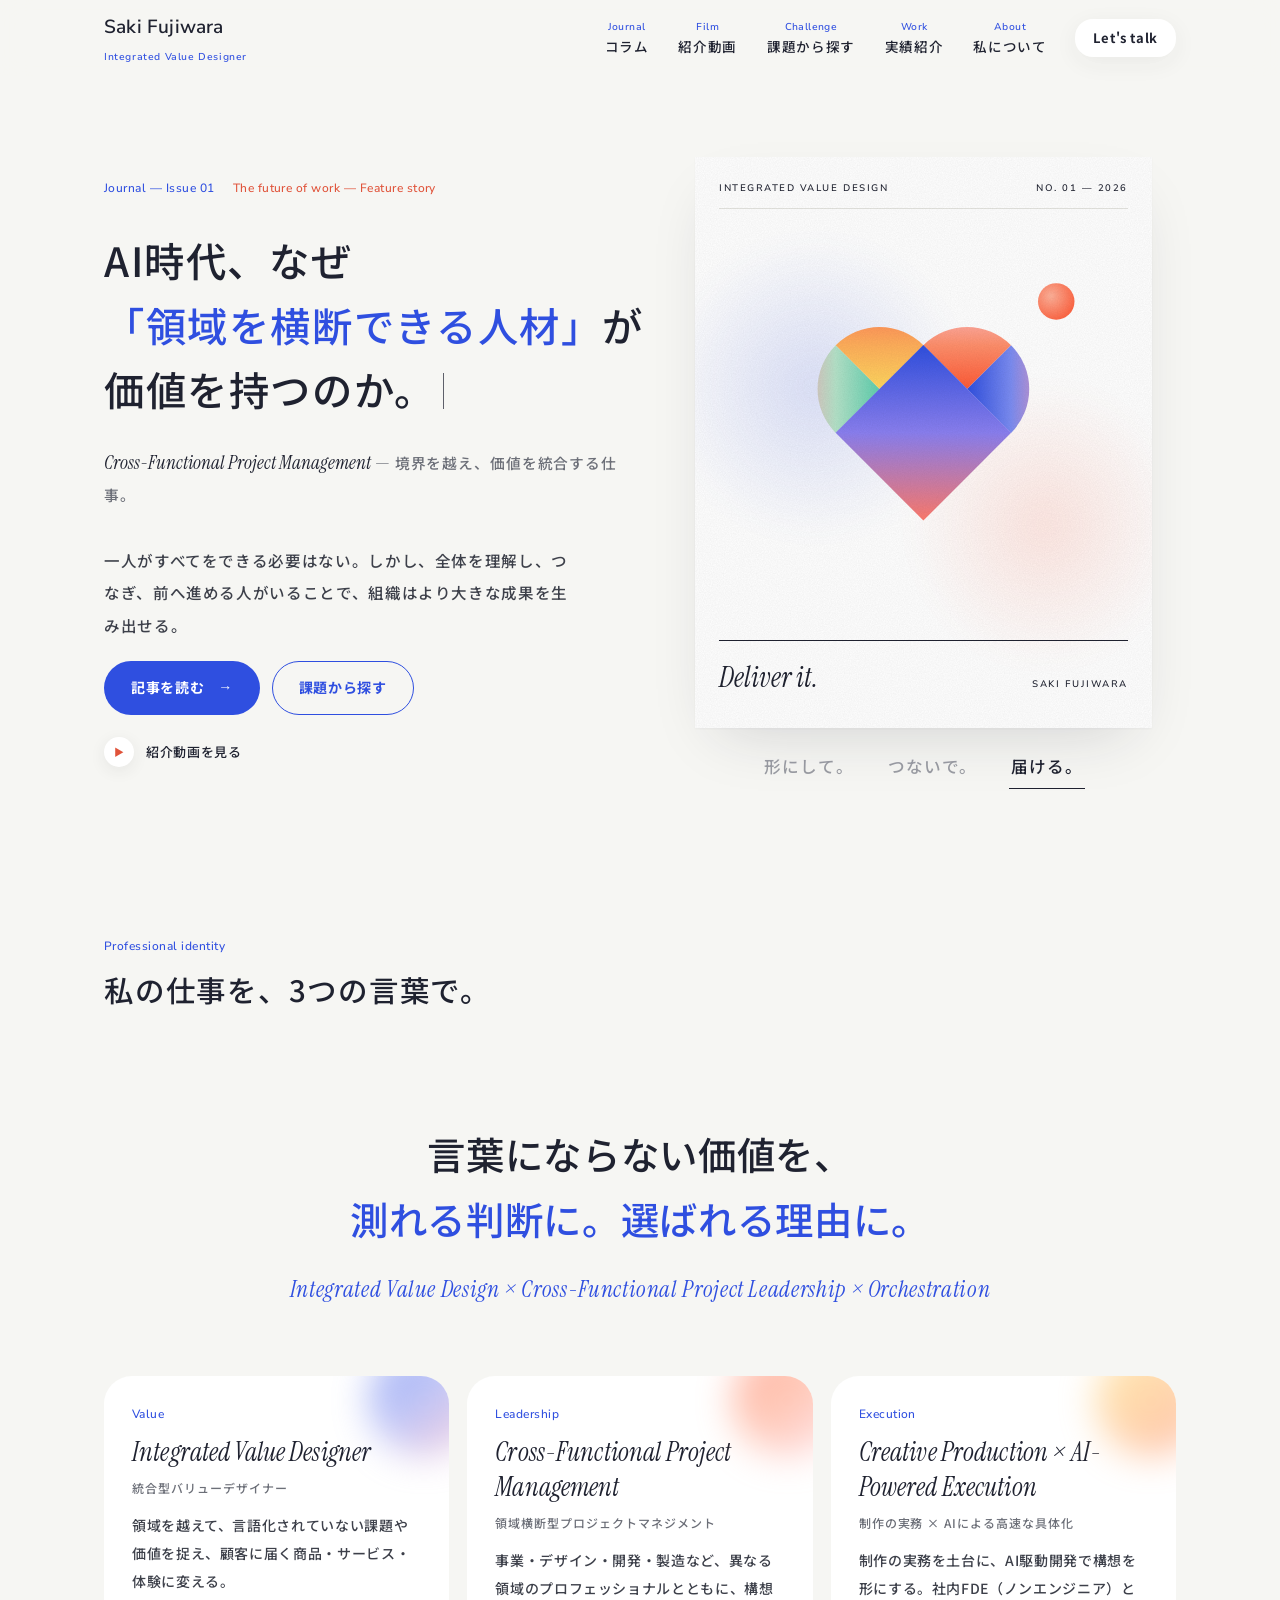
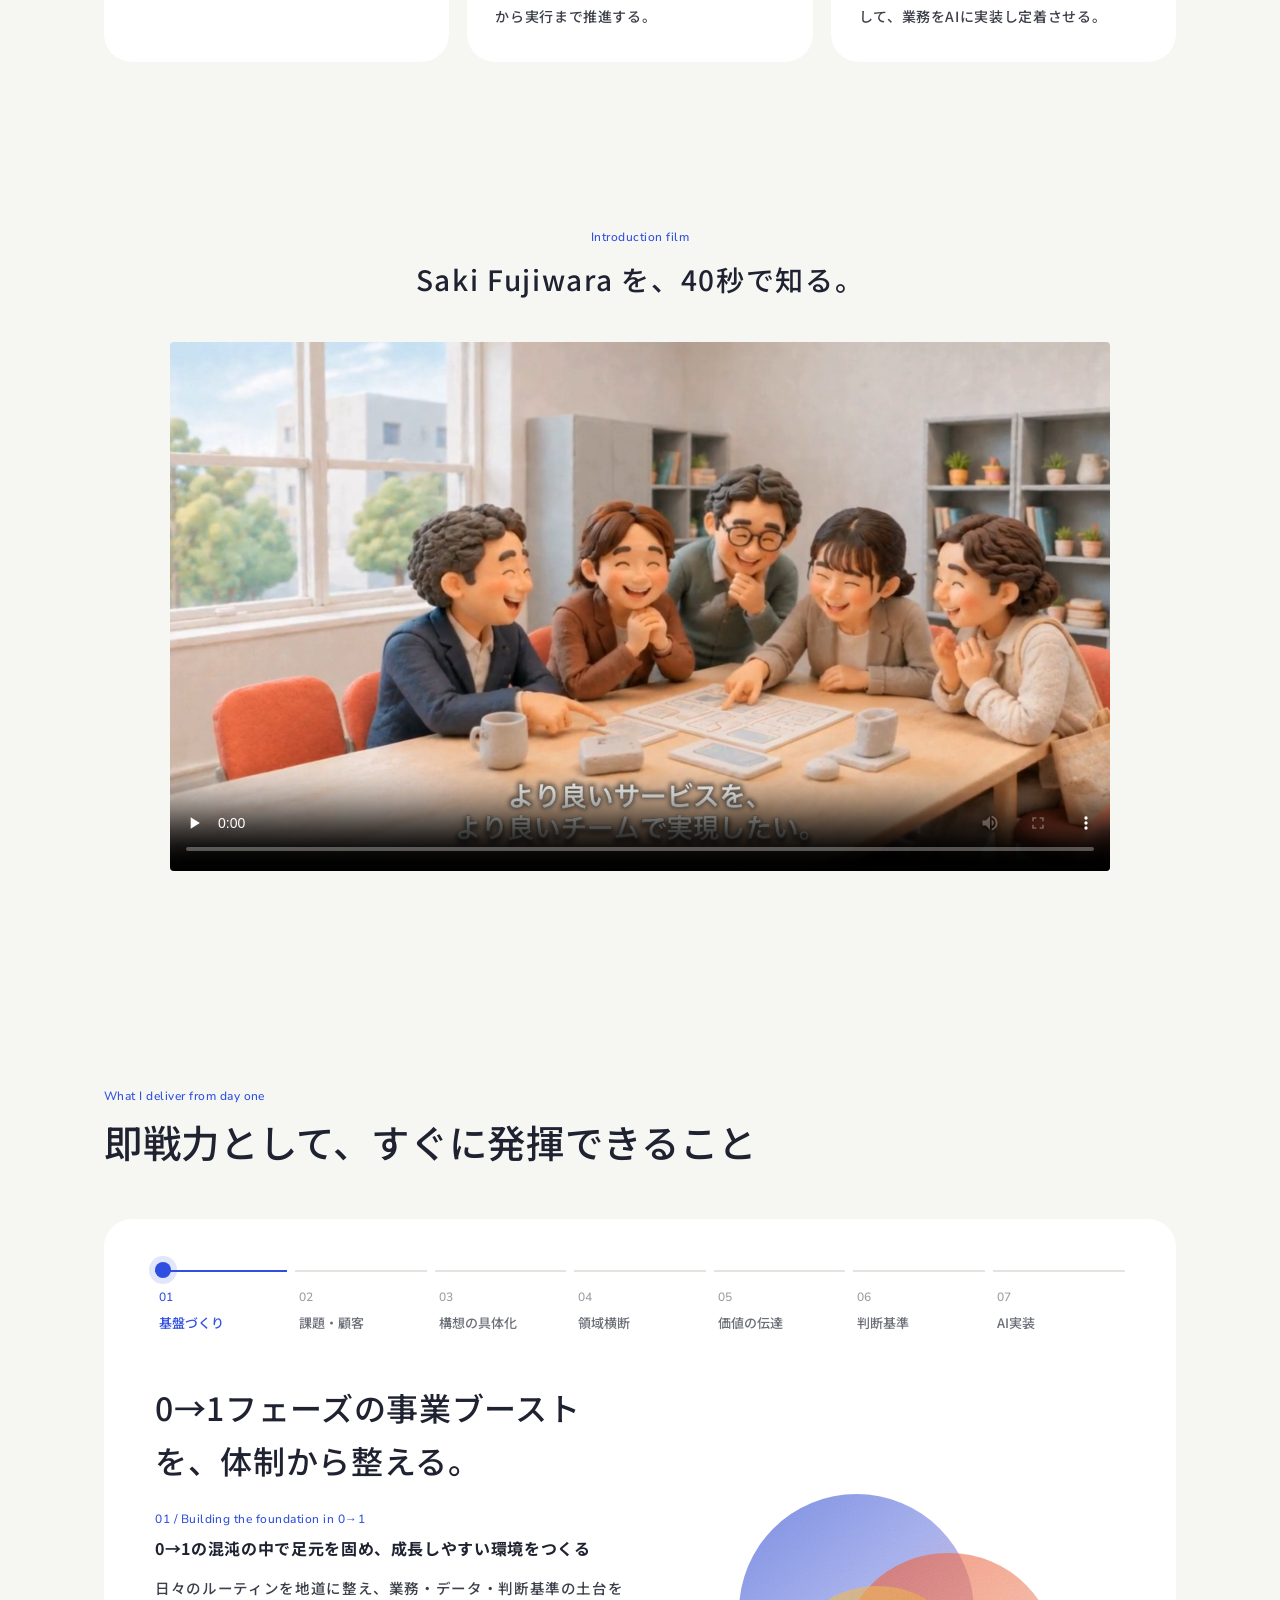
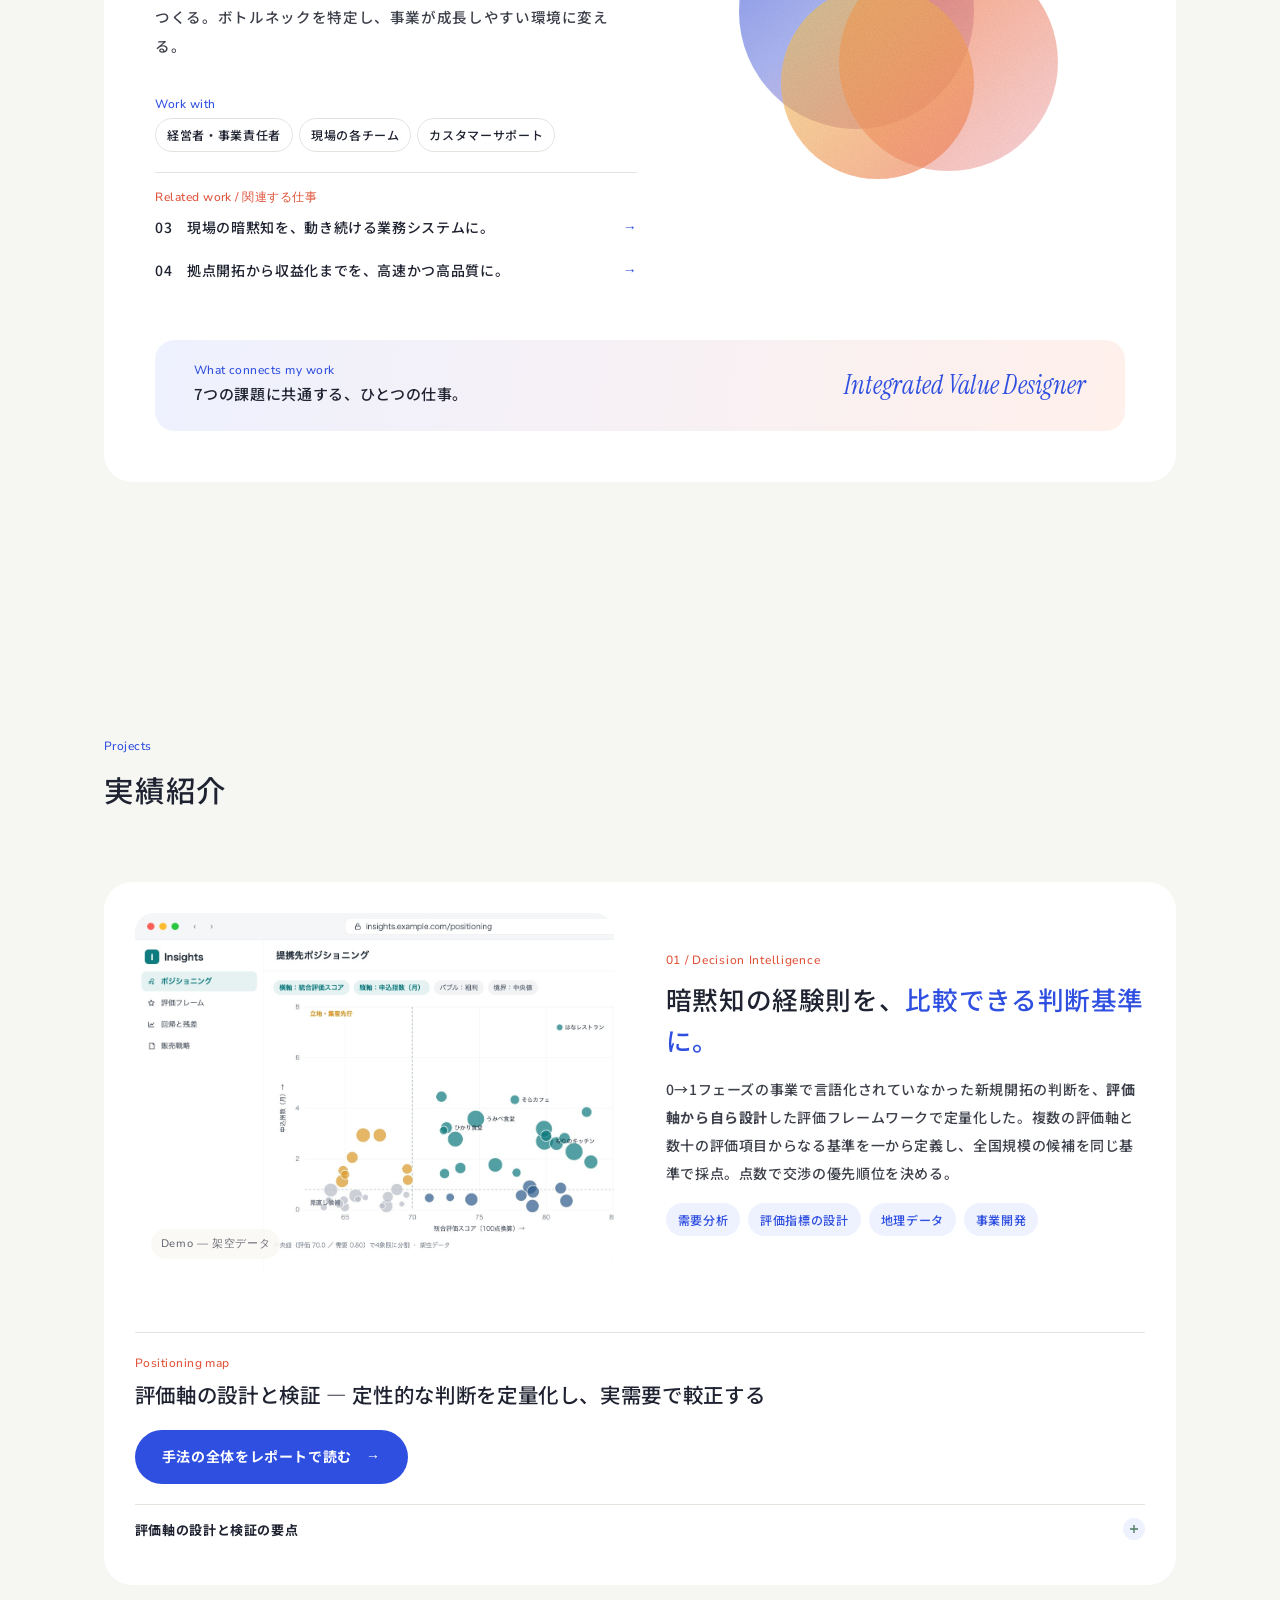
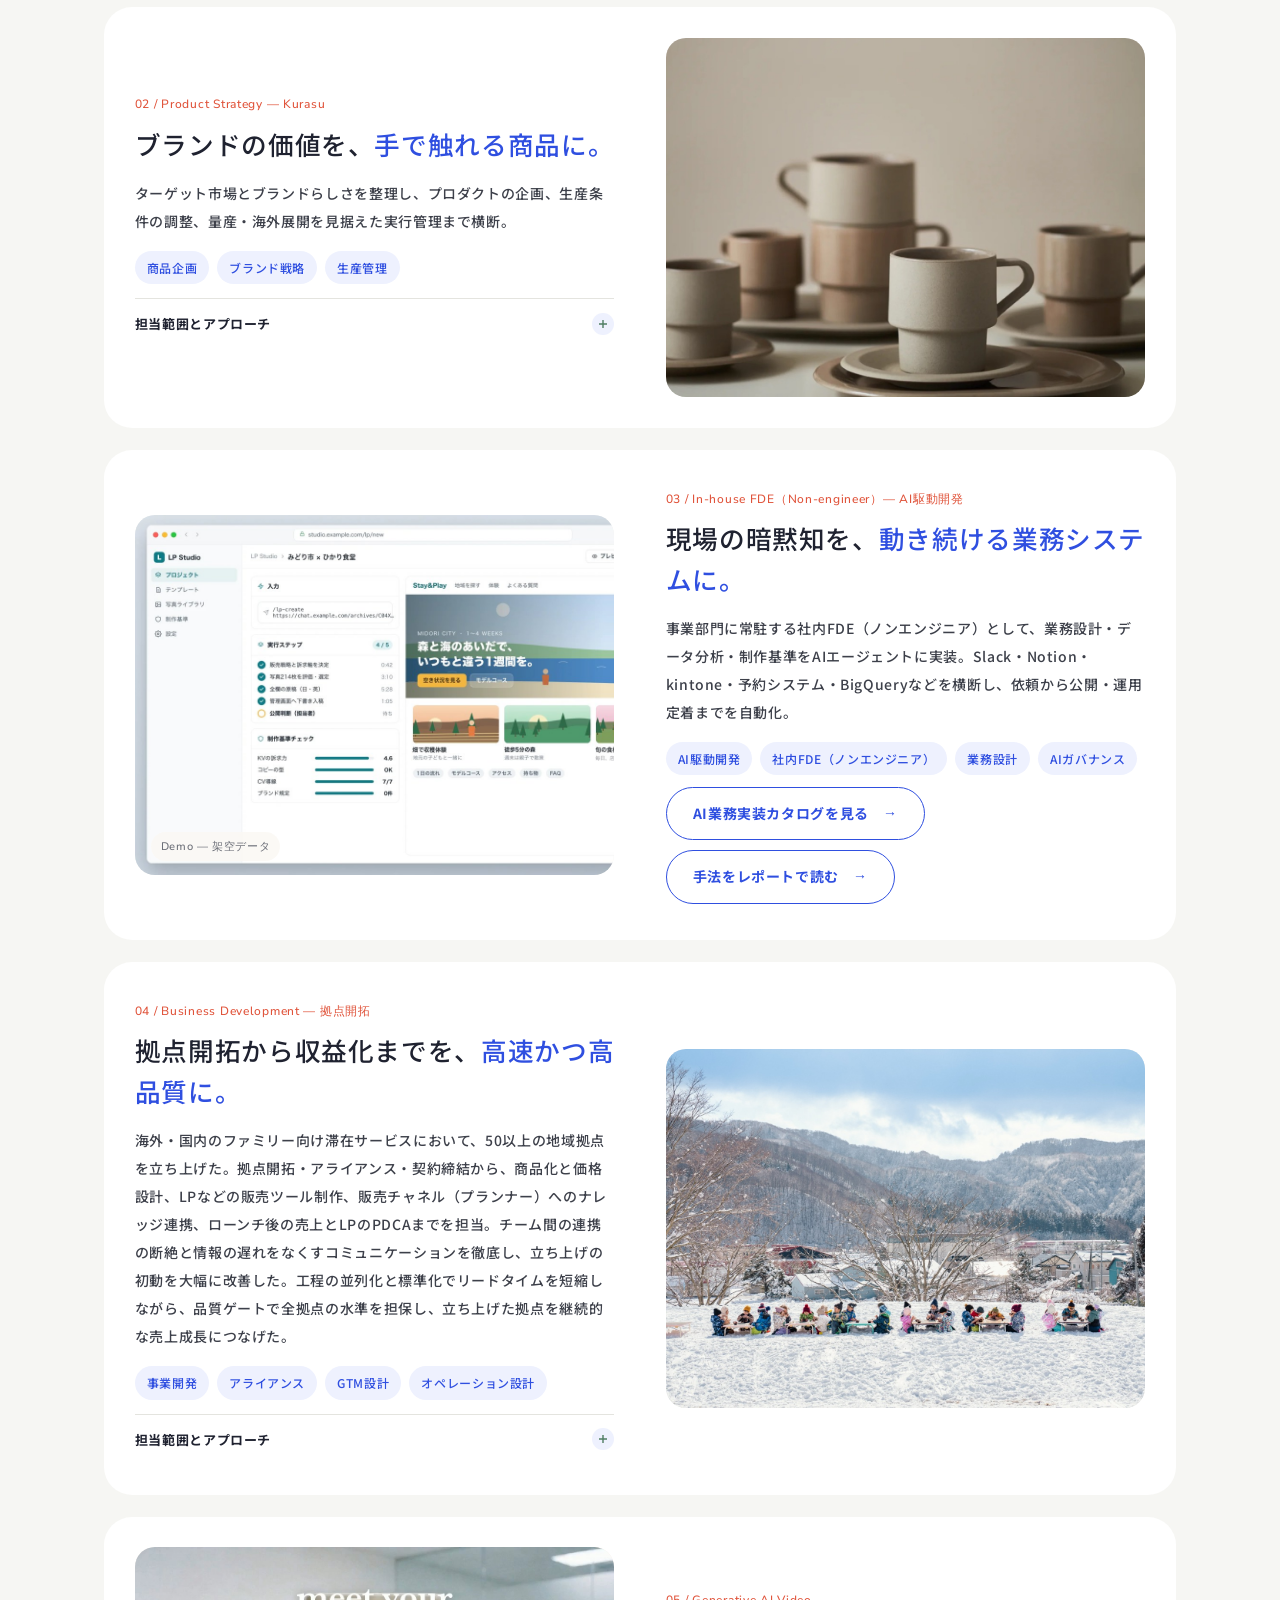
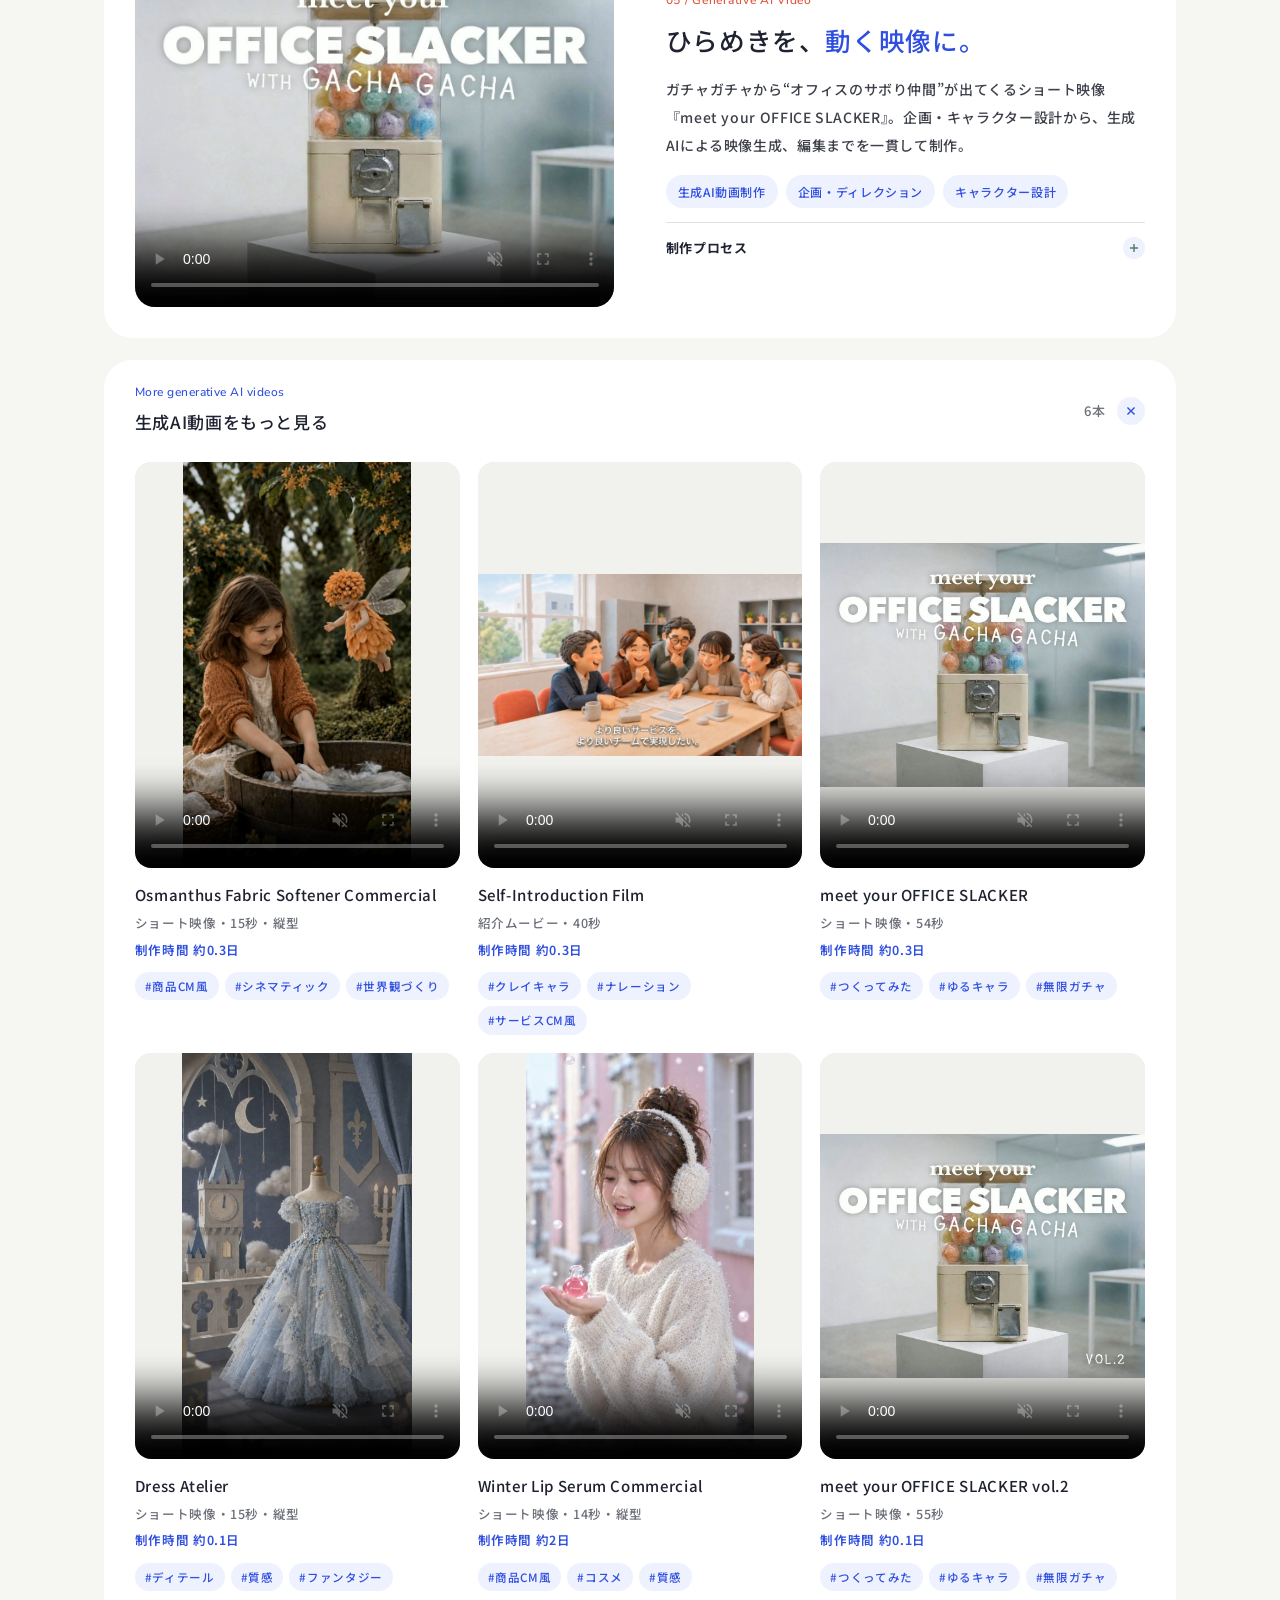
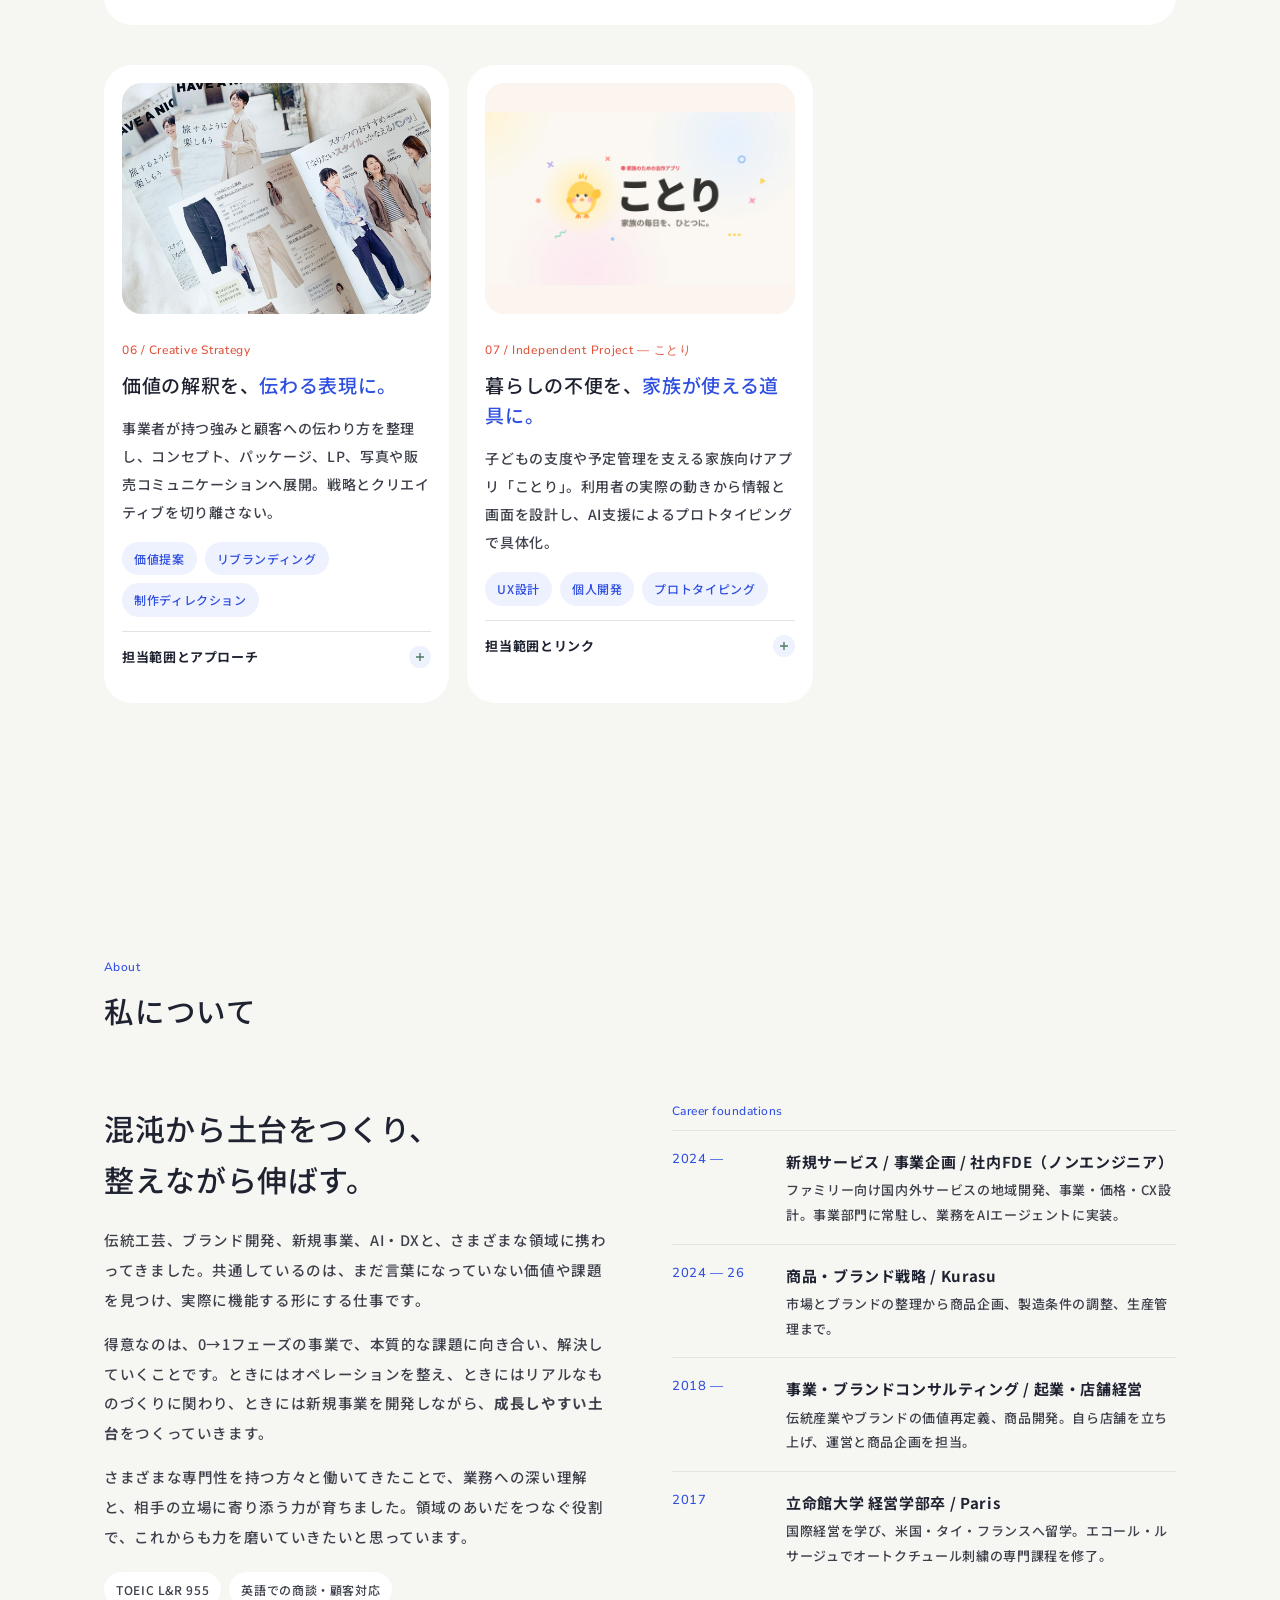
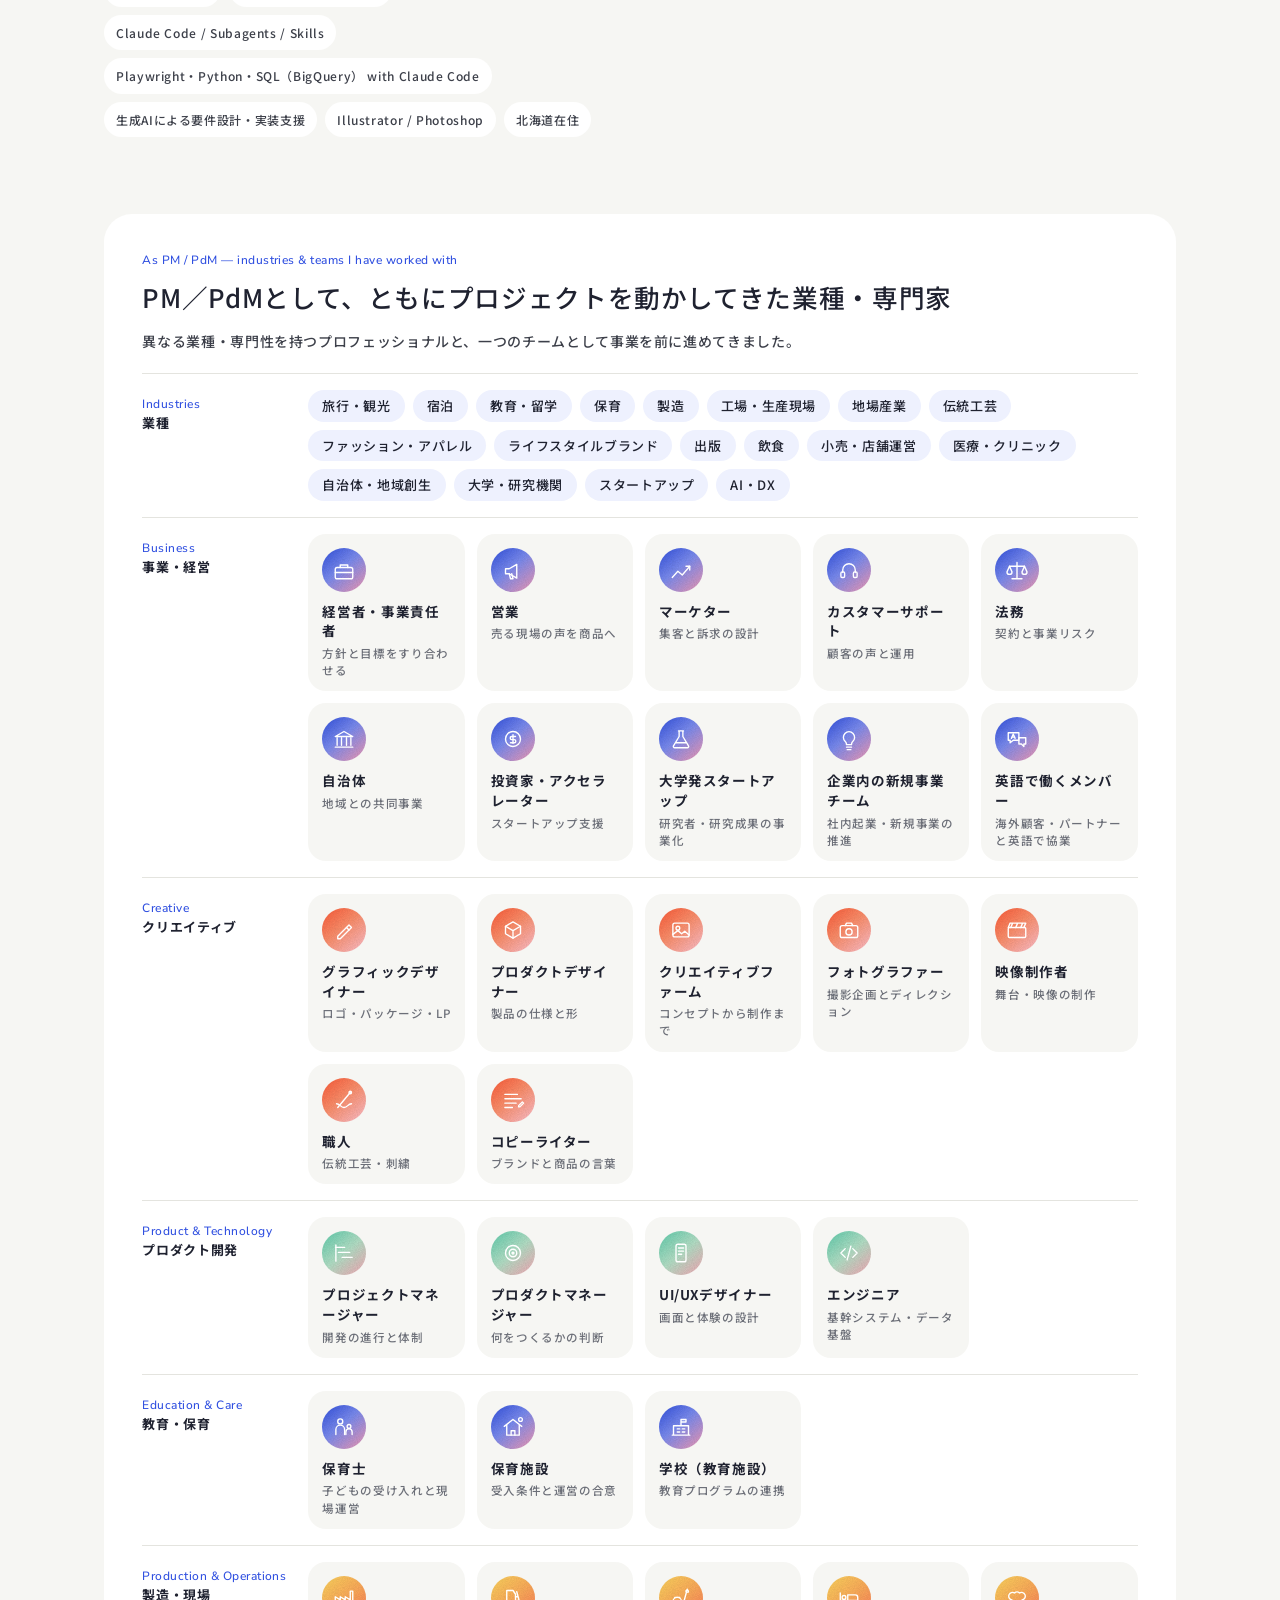
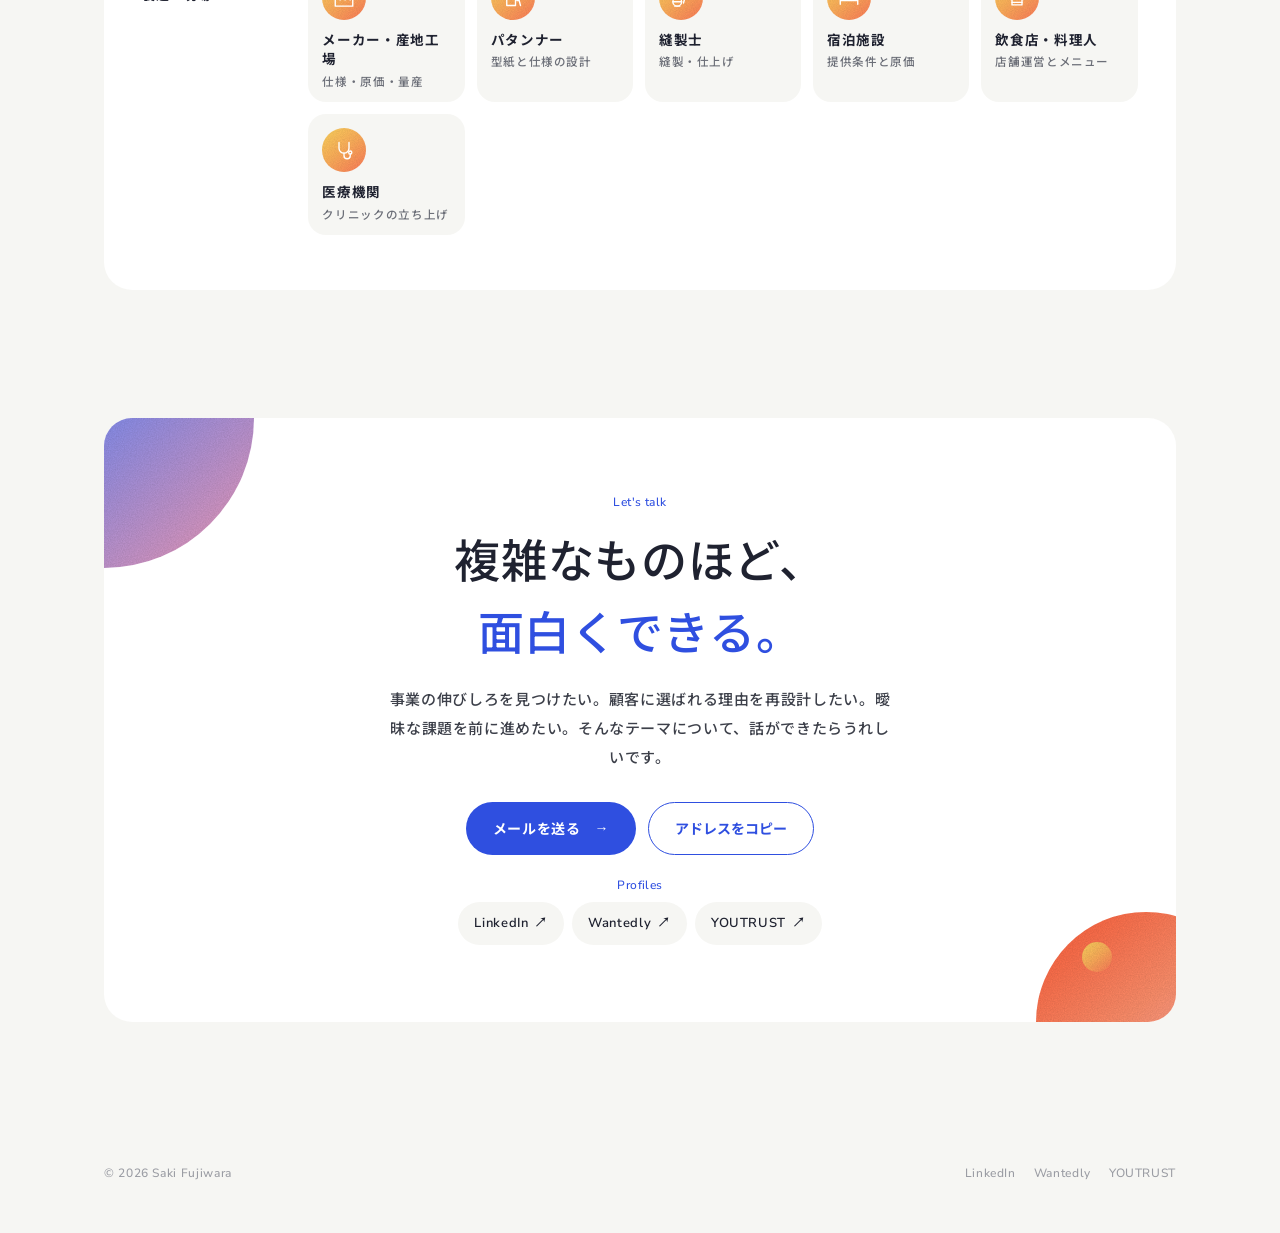
<file: index.html>
<!doctype html>
<html lang="ja">
<head>
<meta charset="utf-8">
<meta name="viewport" content="width=device-width, initial-scale=1, viewport-fit=cover">
<meta name="robots" content="noindex, nofollow">
<meta name="theme-color" content="#f6f6f3">
<meta name="description" content="Saki Fujiwara｜Integrated Value Designer / Cross-Functional Project Management。領域を越えて、言語化されていない課題や価値を捉え、顧客に届く体験に変える。">
<meta property="og:type" content="website">
<meta property="og:site_name" content="Saki Fujiwara">
<meta property="og:title" content="Saki Fujiwara — Integrated Value Designer">
<meta property="og:description" content="領域を越えて、言語化されていない課題や価値を捉え、顧客に届く体験に変える。事業開発・ブランド・商品を横断するポートフォリオ。">
<meta property="og:url" content="https://sakim328-m.github.io/portfolio-site/">
<meta property="og:image" content="https://sakim328-m.github.io/portfolio-site/img/og.png">
<meta property="og:image:width" content="1200">
<meta property="og:image:height" content="630">
<meta property="og:image:alt" content="Saki Fujiwara — 領域を越えて、言語化されていない課題や価値を顧客に届く体験に変える。">
<meta name="twitter:card" content="summary_large_image">
<title>Saki Fujiwara — Integrated Value Designer</title>
<link rel="preconnect" href="https://fonts.googleapis.com">
<link rel="preconnect" href="https://fonts.gstatic.com" crossorigin>
<link href="https://fonts.googleapis.com/css2?family=Instrument+Serif:ital@0;1&family=Noto+Sans+JP:wght@400;500;700&family=Nunito+Sans:opsz,wght@6..12,500;6..12,600&display=swap" rel="stylesheet">
<link rel="stylesheet" href="style.css">
<style>
/* ---------- hero: editorial feature ---------- */
.hero{position:relative;overflow:hidden}
.hero-in{position:relative;display:grid;grid-template-columns:1.05fr .95fr;gap:clamp(30px,4vw,64px);align-items:center;padding-block:clamp(56px,9vh,110px) clamp(56px,8vh,96px)}
.issue{display:flex;gap:18px;align-items:baseline;margin-bottom:clamp(22px,3.5vh,36px)}
.issue .en+.en{color:var(--coral)}
.nw{white-space:nowrap}
.hero h1{font-size:clamp(25px,3.15vw,44px);font-weight:500;line-height:1.6;letter-spacing:.04em;color:var(--ink);margin:0 0 22px}
.hero h1 em{font-style:normal;color:var(--blue)}
.hero .sub{font-size:clamp(14px,1.15vw,16px);color:var(--sub);margin:0 0 34px;letter-spacing:.06em}
.hero .sub b{font-family:var(--serif);font-style:italic;font-weight:400;font-size:1.3em;color:var(--ink);letter-spacing:0}
.kv{margin:0;position:relative;user-select:none;-webkit-user-select:none;max-width:470px;justify-self:end;width:100%}
.poster.grain:after{opacity:.1}
.poster{background:#fff;aspect-ratio:4/5;padding:22px 24px;display:flex;flex-direction:column;box-shadow:0 1px 2px rgba(31,34,48,.04),0 24px 60px -24px rgba(31,34,48,.18);overflow:hidden}
.poster .aura{position:absolute;inset:-10%;background:radial-gradient(40% 32% at 30% 42%,rgba(47,79,224,.16),transparent 70%),radial-gradient(36% 30% at 72% 62%,rgba(255,90,54,.14),transparent 70%);filter:blur(10px);pointer-events:none;z-index:-1}
.p-top,.p-foot{display:flex;justify-content:space-between;align-items:baseline;font-family:var(--en);font-size:9.5px;letter-spacing:.16em;text-transform:uppercase;color:var(--ink)}
.p-foot{border-top:1px solid var(--ink);padding-top:10px}
.p-top{border-bottom:1px solid var(--hair);padding-bottom:10px}
.p-word{font-size:clamp(22px,2.2vw,30px);text-transform:none;letter-spacing:0;color:var(--ink);transition:opacity .35s}
.p-word.out{opacity:0}
.kv svg{display:block;width:100%;flex:1;min-height:0;overflow:visible;cursor:pointer;touch-action:manipulation}
.kv .pc{transition:transform 1s var(--pop)}
.kv .pi{transition:transform .5s var(--ease)}
.kv-words{display:flex;justify-content:center;gap:clamp(14px,2.4vw,30px);margin-top:16px}
.kv-words button{background:none;border:0;padding:6px 2px;cursor:pointer;font-size:clamp(14px,1.3vw,17px);color:var(--muted);letter-spacing:.06em;transition:color .3s;border-bottom:1.5px solid transparent}
.kv-words button[aria-selected="true"]{color:var(--ink);border-bottom-color:var(--ink)}
.kv-words button:hover{color:var(--ink)}
.lead{font-size:15.5px;line-height:2.1;color:var(--text);margin:0 0 20px;max-width:30em}
.byline{font-family:var(--en);font-size:13px;color:var(--sub);margin:0 0 28px}
.acts{display:flex;gap:12px;flex-wrap:wrap}
.film-link{display:inline-flex;align-items:center;gap:12px;margin-top:22px;font-size:13px;text-decoration:none;color:var(--ink)}
.film-link .dot{width:30px;height:30px;border-radius:50%;background:var(--panel);display:grid;place-items:center;box-shadow:0 4px 16px rgba(47,48,45,.08);color:var(--coral);font-size:10px}
.film-link:hover{color:var(--blue)}

/* ---------- challenge slider ---------- */
.challenge{padding-block:clamp(80px,10vw,140px)}
.ch-head{display:block;margin-bottom:clamp(30px,4vw,48px)}
.ch-head h2{white-space:nowrap;font-size:clamp(24px,3vw,40px);font-weight:500;color:var(--ink);margin:8px 0 0;line-height:1.5}
.ch-head p{margin:0;color:var(--sub);font-size:15px}
.ch{padding:clamp(26px,4vw,56px)}
.rail{position:relative;margin:0 0 clamp(30px,4vw,48px)}
.ticks{display:grid;grid-template-columns:repeat(7,1fr);gap:8px;margin:0;padding:0;list-style:none}
.tick{appearance:none;border:0;background:none;cursor:pointer;text-align:left;padding:14px 4px 0;border-top:2px solid var(--hair);transition:border-color .3s}
.tick .n{display:block;font-family:var(--en);font-size:12px;color:var(--muted);transition:color .3s}
.tick .k{display:block;font-size:13px;color:var(--sub);line-height:1.5;margin-top:4px;transition:color .3s}
.tick[aria-selected="true"]{border-top-color:var(--blue)}
.tick[aria-selected="true"] .n,.tick[aria-selected="true"] .k{color:var(--blue)}
.tick:hover .k{color:var(--ink)}
.range{position:absolute;inset:-12px 0 auto 0;width:100%;height:26px;opacity:0;cursor:pointer;margin:0}
.knob{position:absolute;top:-8px;left:0;width:16px;height:16px;border-radius:50%;background:var(--blue);box-shadow:0 0 0 6px rgba(47,79,224,.14);transition:left .55s var(--pop);pointer-events:none}
.stage{display:grid;grid-template-columns:1.05fr .95fr;gap:clamp(24px,4vw,64px);align-items:center;min-height:360px}
.q{font-size:clamp(22px,2.5vw,34px);line-height:1.65;color:var(--ink);margin:0 0 24px;font-weight:500;min-height:3.3em}
.val .en{margin-bottom:6px}
.val h3{font-size:16px;font-weight:700;color:var(--ink);margin:0 0 8px}
.val p{margin:0 0 16px;font-size:14.5px;line-height:2;color:var(--text)}
.chips{display:flex;flex-wrap:wrap;gap:8px;margin:0 0 20px}
.chips span{font-size:12px;border-radius:99px;background:var(--tint);color:var(--blue);padding:5px 12px}
.related{border-top:1px solid var(--hair);padding-top:16px}
.related a{display:flex;justify-content:space-between;gap:16px;text-decoration:none;padding:8px 0;font-size:14px;color:var(--ink)}
.related a:hover{color:var(--blue)}
.related a span:last-child{font-family:var(--en);color:var(--blue)}
.swap{transition:opacity .35s var(--ease),transform .5s var(--pop)}
.swap.out{opacity:0;transform:translateY(10px)}
/* morphing orbs */
.orbs{position:relative;aspect-ratio:1;max-width:420px;width:100%;justify-self:center}
.orb{position:absolute;border-radius:50%;transition:all .9s var(--pop);overflow:hidden}
.orb:after{content:"";position:absolute;inset:0;background:var(--grain);background-size:160px;mix-blend-mode:multiply;opacity:.25}
.orb.a{background:var(--g-blue)}
.orb.b{background:var(--g-coral)}
.orb.c{background:var(--g-sun)}
.connects{margin-top:clamp(30px,4vw,48px);display:flex;justify-content:space-between;align-items:center;gap:20px;flex-wrap:wrap;padding:20px clamp(24px,3vw,40px);border-radius:20px;background:linear-gradient(100deg,var(--tint),var(--blush))}
.connects p{margin:0;font-size:15px;color:var(--ink)}
.connects b{font-family:var(--serif);font-style:italic;font-weight:400;font-size:26px;color:var(--blue);letter-spacing:.01em}

/* ---------- identity ---------- */
.identity{padding-block:clamp(40px,6vw,80px)}
.id-grid{display:grid;grid-template-columns:repeat(3,1fr);gap:18px}
.id{padding:30px 28px 32px;position:relative;overflow:hidden}
.id .en{margin-bottom:12px}
.id h3{font-family:var(--serif);font-style:italic;font-weight:400;font-size:26px;line-height:1.35;color:var(--ink);margin:0 0 14px;letter-spacing:.005em}
.id p{margin:0;font-size:14px;line-height:2;color:var(--text)}
.id .jp-title{font-size:12px;color:var(--sub);letter-spacing:.08em;margin:-6px 0 14px;line-height:1.6}
.id .mark{position:absolute;right:-30px;top:-30px;width:110px;height:110px;border-radius:50%;filter:blur(18px);opacity:.5}

.statement{text-align:center;padding:clamp(20px,3vw,40px) 0 clamp(40px,5vw,64px)}
.statement .big{font-size:clamp(24px,3vw,40px);line-height:1.7;color:var(--ink);margin:0 0 16px;font-weight:500}
.statement .big em{font-style:normal;color:var(--blue)}
.statement .tri{font-family:var(--serif);font-style:italic;font-weight:400;font-size:clamp(17px,1.8vw,23px);color:var(--blue);margin:0}


/* ---------- generative AI video accordion ---------- */
.reel{margin:0 0 22px;padding:0}
.reel>summary{list-style:none;cursor:pointer;display:flex;justify-content:space-between;align-items:center;gap:16px;padding:24px clamp(20px,2.4vw,32px);font-size:17px;font-weight:500;color:var(--ink)}
.reel>summary::-webkit-details-marker{display:none}
.reel>summary .en{margin-bottom:4px}
.reel-count{display:inline-flex;align-items:center;gap:12px;font-size:13px;color:var(--sub)}
.reel-count:after{content:"";width:28px;height:28px;border-radius:50%;background:var(--tint) url("data:image/svg+xml,%3Csvg xmlns='http://www.w3.org/2000/svg' width='12' height='12'%3E%3Cpath d='M6 1v10M1 6h10' stroke='%232f4fe0' stroke-width='1.4'/%3E%3C/svg%3E") center/12px no-repeat;transition:transform .4s var(--pop)}
.reel[open] .reel-count:after{transform:rotate(45deg)}
.reel-lead{margin:0;padding:0 clamp(20px,2.4vw,32px);font-size:12.5px;color:var(--muted)}
.reel-grid{list-style:none;margin:0;padding:0 clamp(20px,2.4vw,32px) clamp(24px,2.6vw,34px);display:grid;grid-template-columns:repeat(3,1fr);gap:18px}
.reel-media{position:relative;aspect-ratio:4/5;border-radius:16px;overflow:hidden;background:#f1f1ed}
.reel-media video{position:absolute;inset:0;width:100%;height:100%;object-fit:contain;background:#f1f1ed}
.reel-wip{position:absolute;inset:0;display:grid;place-content:center;text-align:center;gap:4px;font-size:13px;color:var(--sub);background:radial-gradient(60% 60% at 30% 35%,rgba(47,79,224,.16),transparent 70%),radial-gradient(55% 55% at 72% 68%,rgba(255,90,54,.15),transparent 70%),#f4f4f1}
.reel-wip .it{font-size:26px;color:var(--ink)}
.reel-info{display:flex;flex-direction:column;gap:2px;padding-top:12px;font-size:12.5px;color:var(--sub)}
.reel-info b{font-size:15px;font-weight:500;color:var(--ink)}
.reel-time{color:var(--blue);font-weight:600}
.reel-note{color:var(--muted);font-size:11.5px}
.reel-tags{display:flex;flex-wrap:wrap;gap:6px;margin-top:8px}
.reel-tags span{font-size:11.5px;color:var(--blue);background:var(--tint);border-radius:99px;padding:3px 10px}
@media(max-width:900px){.reel-grid{grid-template-columns:1fr 1fr}}
@media(max-width:560px){.reel-grid{grid-template-columns:1fr}}

/* ---------- work ---------- */
.work{padding-block:clamp(80px,10vw,140px)}
.feature{display:grid;grid-template-columns:1fr 1fr;gap:clamp(24px,4vw,56px);align-items:center;padding:clamp(20px,2.4vw,32px);margin-bottom:22px}
.feature:nth-of-type(even) .art{order:2}
.art{position:relative;aspect-ratio:4/3;border-radius:20px;overflow:hidden;background:#f4f4f1}
.art video{object-fit:contain!important;background:#fbf4ef}
.art img,.art video{position:absolute;inset:0;width:100%;height:100%;object-fit:cover;transition:transform 1.2s var(--ease)}
.feature:hover .art img,.card:hover .art img{transform:scale(1.04)}
.art .ph{position:absolute;inset:0;display:grid;place-items:center}
.art .ph i{position:absolute;border-radius:50%}
.art .ph:after{content:"";position:absolute;inset:0;background:var(--grain);background-size:160px;mix-blend-mode:multiply;opacity:.12}
.art .tag{position:absolute;left:16px;bottom:14px;font-family:var(--en);font-size:11px;color:var(--sub);background:rgba(251,249,244,.88);border-radius:99px;padding:4px 10px}
.case-no{font-family:var(--en);font-size:12px;color:var(--coral);letter-spacing:.06em}
.case h3{font-size:clamp(21px,2vw,27px);font-weight:500;line-height:1.6;color:var(--ink);margin:6px 0 14px}
.case h3 b{color:var(--blue);font-weight:500}
.case>div>p,.case .body>p{font-size:14px;line-height:2;color:var(--text);margin:0 0 16px}
.case .chips{margin-bottom:8px}
.case details{border-top:1px solid var(--hair);margin-top:14px}
.case summary{cursor:pointer;list-style:none;display:flex;justify-content:space-between;align-items:center;padding:12px 0;font-size:13px;font-weight:700;color:var(--ink)}
.case summary::-webkit-details-marker{display:none}
.case summary:after{content:"";width:22px;height:22px;border-radius:50%;background:var(--tint) url("data:image/svg+xml,%3Csvg xmlns='http://www.w3.org/2000/svg' width='10' height='10'%3E%3Cpath d='M5 1v8M1 5h8' stroke='%234f7d63' stroke-width='1.4'/%3E%3C/svg%3E") center/10px no-repeat;transition:transform .4s var(--pop)}
.case details[open] summary:after{transform:rotate(45deg)}
.case dl{margin:0 0 8px;font-size:13px;line-height:1.95;color:var(--text)}
.case dl div{display:grid;grid-template-columns:88px 1fr;gap:12px;border-top:1px solid #ece7dc;padding:9px 0}
.case dt{color:var(--blue);font-weight:700}
.case dd{margin:0}
.cards{display:grid;grid-template-columns:repeat(3,1fr);gap:18px;margin-top:40px}
.card{padding:18px 18px 22px}
.card .art{margin-bottom:18px}
.card h3{font-size:19px}
.note{font-size:11.5px;color:var(--muted);line-height:1.9;margin:36px 0 0}

/* ---------- film ---------- */
.film{padding-block:clamp(48px,7vw,110px)}
.film .frame{width:min(940px,100%);margin-inline:auto}
.film-head{text-align:center;margin:0 0 clamp(22px,3vw,36px)}
.film-head h2{font-size:clamp(20px,2.2vw,28px);font-weight:500;color:var(--ink);margin:6px 0 0;letter-spacing:.06em}
.frame{aspect-ratio:16/9;border-radius:4px;background:radial-gradient(60% 70% at 25% 40%,rgba(47,79,224,.22),transparent 70%),radial-gradient(50% 60% at 78% 62%,rgba(255,90,54,.2),transparent 70%),#f1f1ed;display:grid;place-items:center;text-align:center;overflow:hidden;color:var(--sub);font-size:13.5px;line-height:2}
.frame video{width:100%;height:100%;object-fit:cover;display:block}

/* ---------- about ---------- */
.about{padding-block:clamp(80px,10vw,140px)}
.about-grid{display:grid;grid-template-columns:1fr 1fr;gap:clamp(30px,5vw,80px)}
.about h3{font-size:clamp(22px,2.4vw,30px);font-weight:500;line-height:1.7;color:var(--ink);margin:0 0 20px}
.about p{font-size:14.5px;line-height:2.05;color:var(--text)}
.traj{display:grid;grid-template-columns:96px 1fr;gap:18px;padding:16px 0;border-top:1px solid var(--hair)}
.traj .y{font-family:var(--en);font-size:13px;color:var(--blue)}
.traj b{display:block;font-weight:700;color:var(--ink);font-size:15px}
.traj p{margin:2px 0 0;font-size:13px;line-height:1.9}
.skills{display:flex;flex-wrap:wrap;gap:8px;margin-top:20px}
.skills span{font-size:12px;border-radius:99px;background:var(--panel);padding:6px 12px;color:var(--text)}
.fine{font-size:11.5px;color:var(--muted);line-height:1.9;margin-top:16px}

/* ---------- contact ---------- */
.contact{padding-block:0 clamp(60px,8vw,100px)}
.contact .panel{position:relative;overflow:hidden;padding:clamp(36px,6vw,88px);text-align:center}
.contact h2{font-size:clamp(28px,3.6vw,48px);font-weight:500;line-height:1.55;color:var(--ink);margin:12px 0 18px;position:relative}
.contact h2 em{font-style:normal;color:var(--blue)}
.contact p{max-width:34em;margin:0 auto 30px;color:var(--text);font-size:15px;position:relative}
.contact .acts{justify-content:center;position:relative}
.deco{position:absolute;pointer-events:none;border-radius:50%;overflow:hidden}
.deco:after{content:"";position:absolute;inset:0;border-radius:50%;background:var(--grain);background-size:160px;mix-blend-mode:multiply;opacity:.25}
.contact .d1{width:300px;height:300px;left:-150px;top:-150px;background:var(--g-blue)}
.contact .d2{width:220px;height:220px;right:-80px;bottom:-110px;background:var(--g-coral);overflow:visible}
.contact .d2 i{position:absolute;width:30px;height:30px;border-radius:50%;background:var(--g-sun);left:46px;top:30px}

.mail-alt{position:relative;margin:22px auto 0 !important;max-width:36em;text-align:center;font-size:13px;color:var(--sub)}
.mail-alt a{color:var(--blue)}
.mail-alt b{color:var(--ink);font-weight:600}

/* pop-in on scroll */
.pop{opacity:0;transform:translateY(18px) scale(.98);transition:opacity .7s var(--ease),transform .9s var(--pop)}
.pop.in{opacity:1;transform:none}

@media(max-width:900px){
  .hero-in,.ch-head,.stage,.feature,.about-grid{grid-template-columns:1fr}
  .feature:nth-of-type(even) .art{order:0}
  .id-grid,.cards{grid-template-columns:1fr}
  .kv{max-width:420px;margin:10px auto 0;justify-self:center}
  .ticks{grid-template-columns:repeat(3,1fr);row-gap:14px}
  .knob,.range{display:none}
  .orbs{max-width:280px}
  .q{min-height:0}
  .ch-head h2{white-space:normal}
}
@media(prefers-reduced-motion:reduce){.pop{opacity:1;transform:none}}
/* ---------- proposal additions ---------- */
.with{margin:0 0 20px}
.with .en{margin-bottom:6px}
#vwith{display:flex;flex-wrap:wrap;gap:6px}
#vwith span{font-size:12px;border-radius:99px;background:#fff;border:1px solid var(--hair);color:var(--ink);padding:4px 11px}

.spec{margin:10px 0 18px;display:grid;gap:0}
.spec div{display:grid;grid-template-columns:150px 1fr;gap:16px;padding:12px 0;border-top:1px solid var(--hair)}
.spec dt{font-size:13px;font-weight:700;color:var(--blue);line-height:1.5}
.spec dt small{display:block;font-size:11.5px;font-weight:500;color:var(--sub)}
.spec dd{margin:0;font-size:13.5px;line-height:1.95;color:var(--text)}
@media(max-width:900px){.spec div{grid-template-columns:1fr;gap:4px}}

.report-cta{margin:14px 0 6px}
.spec-acc{margin-top:18px}
.spec-acc .spec{margin-top:4px}
.posmap{grid-column:1/-1;margin:8px 0 0;border-top:1px solid var(--hair);padding-top:22px}
.posmap h4{font-size:clamp(17px,1.6vw,21px);font-weight:500;color:var(--ink);margin:6px 0 6px;line-height:1.6}
.posmap p{font-size:14px;line-height:2;color:var(--text);margin:0 0 14px;max-width:52em}
.posmap img{width:100%;height:auto;display:block;border-radius:18px;box-shadow:0 18px 50px -30px rgba(31,34,48,.35)}
.posmap figcaption{font-size:11px;color:var(--muted);text-align:right;margin-top:6px}
.quad{list-style:none;margin:12px 0 0;padding:0;display:grid;grid-template-columns:repeat(4,1fr);gap:10px}
.quad li{background:var(--bg);border-radius:16px;padding:14px 16px;border-top:4px solid var(--q);font-size:12.5px;line-height:1.7;color:var(--text)}
.quad b{display:block;font-size:14px;color:var(--ink)}
.quad span{display:block;font-size:11.5px;color:var(--q);font-weight:700;margin-bottom:4px}
@media(max-width:900px){.quad{grid-template-columns:1fr 1fr}}

.cw{margin-top:clamp(48px,6vw,80px);background:var(--panel);border-radius:28px;padding:clamp(24px,3vw,40px)}
.cw-h{font-size:clamp(20px,2vw,26px)!important;margin:0 0 8px!important}
.cw-lead{font-size:14px!important;color:var(--text);margin:0 0 18px!important}
.cw-g{display:grid;grid-template-columns:150px 1fr;gap:16px;padding:16px 0;border-top:1px solid var(--hair)}
.cw-ind{list-style:none;margin:0;padding:0;display:flex;flex-wrap:wrap;gap:8px}
.cw-ind li{font-size:13px;color:var(--ink);background:var(--tint);border-radius:99px;padding:6px 14px;line-height:1.5}
.cw-gl{font-size:13px;color:var(--ink);font-weight:700;line-height:1.6;padding-top:6px}
.cw-gl .en{font-weight:500}
.cw-l{list-style:none;margin:0;padding:0;display:grid;grid-template-columns:repeat(auto-fill,minmax(150px,1fr));gap:12px}
.cw-t{display:flex;flex-direction:column;align-items:flex-start;gap:4px;background:var(--bg);border-radius:18px;padding:14px 14px 12px}
.cw-i{width:44px;height:44px;border-radius:50%;display:grid;place-items:center;margin-bottom:6px;position:relative;overflow:hidden}
.cw-i:after{content:"";position:absolute;inset:0;background:var(--grain);background-size:120px;mix-blend-mode:multiply;opacity:.2}
.cw-i svg{width:30px;height:30px;fill:none;stroke:#fff;stroke-width:2.2;stroke-linecap:round;stroke-linejoin:round;position:relative;z-index:1}
.cw-t b{font-size:13.5px;color:var(--ink);line-height:1.45}
.cw-t span:last-child{font-size:11.5px;color:var(--sub);line-height:1.5}
@media(max-width:900px){.cw-g{grid-template-columns:1fr}}

.fde-stats{display:flex;gap:10px;margin:0 0 16px}
.fde-stats div{flex:1;background:var(--tint);border-radius:14px;padding:10px 14px}
.fde-stats b{display:block;font-family:var(--en);font-size:22px;font-weight:600;color:var(--blue);line-height:1.2}
.fde-stats span{font-size:11.5px;color:var(--sub)}

.new{font-style:normal;font-family:var(--en);font-size:9.5px;font-weight:700;color:#fff;background:var(--coral);border-radius:99px;padding:2px 7px;margin:0 6px;vertical-align:1px;letter-spacing:.06em}
.statement .defn{margin:16px auto 0;max-width:40em;font-size:14.5px;line-height:2;color:var(--text)}
.statement .defn b{color:var(--ink)}
.philo{margin-top:26px;border-top:1px solid var(--hair);padding-top:16px}
.philo .pr{display:grid;grid-template-columns:120px 1fr;gap:12px;align-items:baseline;padding:6px 0}
.philo .pr b{font-size:19px;color:var(--ink)}
.philo .pr span{font-size:13.5px;color:var(--text);line-height:1.8}
.traj .gain{display:inline-block;margin-top:6px;font-size:11.5px;color:var(--coral)}
.traj .gain:before{content:"→ "}
.traj.soft b{font-size:14px;color:var(--sub)}
@media(max-width:900px){.head{top:46px}}

.profiles{margin-top:22px}
.profiles .en{margin-bottom:8px}
.profiles div{display:flex;flex-wrap:wrap;gap:8px;justify-content:center}
.profiles a{display:inline-flex;align-items:center;gap:6px;text-decoration:none;font-family:var(--en);font-size:13px;font-weight:600;color:var(--ink);background:var(--bg);border-radius:99px;padding:9px 16px;transition:color .2s,background .2s}
.profiles a:hover{color:var(--blue);background:var(--tint)}
.foot .wrap{display:flex;justify-content:space-between;align-items:center;gap:16px;flex-wrap:wrap}
.foot-links{display:flex;gap:18px}
.foot-links a{text-decoration:none;font-family:var(--en)}
.foot-links a:hover{color:var(--blue)}
</style>
</head>
<body>
<a class="skip" href="#main">本文へスキップ</a>
<header class="head"><div class="wrap head-in">
  <a class="brand" href="#top">Saki Fujiwara<small>Integrated Value Designer</small></a>
  <nav class="nav" aria-label="メインメニュー">
    <a href="#journal"><span class="en">Journal</span>コラム</a>
    <a href="#film"><span class="en">Film</span>紹介動画</a>
    <a href="#challenge"><span class="en">Challenge</span>課題から探す</a>
    <a href="#work"><span class="en">Work</span>実績紹介</a>
    <a href="#about"><span class="en">About</span>私について</a>
  </nav>
  <a class="talk" href="#contact"><span>Let's talk</span></a>
</div></header>

<main id="main">
<!-- 01 editorial feature -->
<section class="hero" id="top" aria-labelledby="hero-title">
  <div class="wrap hero-in" id="journal">
    <div class="hero-copy">
      <div class="issue"><span class="en">Journal — Issue 01</span><span class="en coral">The future of work — Feature story</span></div>
      <h1 id="hero-title">AI時代、なぜ<br><span class="nw"><em>「領域を横断できる人材」</em>が</span><br>価値を持つのか。<span class="caret" aria-hidden="true"></span></h1>
      <p class="sub"><b>Cross-Functional Project Management</b> — 境界を越え、価値を統合する仕事。</p>
      <p class="lead">一人がすべてをできる必要はない。しかし、全体を理解し、つなぎ、前へ進める人がいることで、組織はより大きな成果を生み出せる。</p>
      <div class="acts"><a class="btn primary" href="journal.html">記事を読む <span class="arr">→</span></a><a class="btn ghost" href="#challenge">課題から探す</a></div>
      <a class="film-link" href="#film"><span class="dot" aria-hidden="true">▶</span>紹介動画を見る</a>
    </div>
    <figure class="kv" id="kv" aria-label="ばらばらの形が、つながり、ひとつのハートになるグラフィック。下の言葉を押すと切り替わります。">
      <div class="poster grain">
        <div class="aura" aria-hidden="true"></div>
        <div class="p-top" aria-hidden="true"><span>Integrated Value Design</span><span>No. 01 — 2026</span></div>
        <svg viewBox="0 64 560 450" aria-hidden="true">
          <defs>
            <linearGradient id="gq0" x1="0" y1="0" x2="1" y2="1"><stop offset="0" stop-color="#5fcfae"/><stop offset=".5" stop-color="#b4e2c8"/><stop offset="1" stop-color="#f7a9b6"/></linearGradient>
            <linearGradient id="gq1" x1="0" y1="0" x2="1" y2="1"><stop offset="0" stop-color="#ff5a36"/><stop offset=".5" stop-color="#ff8f6b"/><stop offset="1" stop-color="#ffc2cf"/></linearGradient>
            <linearGradient id="gq2" x1="0" y1="0" x2="1" y2="1"><stop offset="0" stop-color="#2f4fe0"/><stop offset=".5" stop-color="#7b8cf2"/><stop offset="1" stop-color="#f59ab4"/></linearGradient>
            <linearGradient id="gq3" x1="0" y1="0" x2="1" y2="1"><stop offset="0" stop-color="#ffd75e"/><stop offset=".5" stop-color="#ffae5a"/><stop offset="1" stop-color="#ff7a59"/></linearGradient>
            <linearGradient id="gsq" x1="0" y1="0" x2="1" y2="1"><stop offset="0" stop-color="#2f4fe0"/><stop offset=".5" stop-color="#8a7ff0"/><stop offset="1" stop-color="#ff7a6b"/></linearGradient>
            <radialGradient id="gdot" cx=".35" cy=".35" r=".8"><stop offset="0" stop-color="#ffb199"/><stop offset="1" stop-color="#ff5a36"/></radialGradient>
          </defs>
          <g class="pc" data-i="0"><g class="pi"><path d="M0 0H150A150 150 0 0 1 0 150Z" fill="url(#gq0)"/></g></g>
          <g class="pc" data-i="1"><g class="pi"><path d="M0 0H150A150 150 0 0 1 0 150Z" fill="url(#gq1)"/></g></g>
          <g class="pc" data-i="2"><g class="pi"><path d="M0 0H150A150 150 0 0 1 0 150Z" fill="url(#gq2)"/></g></g>
          <g class="pc" data-i="3"><g class="pi"><path d="M0 0H150A150 150 0 0 1 0 150Z" fill="url(#gq3)"/></g></g>
          <g class="pc" data-i="4"><g class="pi"><circle r="20" fill="url(#gdot)"/></g></g>
          <g class="pc" data-i="5"><g class="pi"><rect x="-85" y="-85" width="170" height="170" fill="url(#gsq)"/></g></g>
        </svg>
        <div class="p-foot" aria-hidden="true"><span class="it p-word" id="pword">Give it form.</span><span>Saki Fujiwara</span></div>
      </div>
      <figcaption class="kv-words" role="tablist" aria-label="グラフィックの状態">
        <button type="button" role="tab" data-s="0">形にして。</button><button type="button" role="tab" data-s="1">つないで。</button><button type="button" role="tab" data-s="2">届ける。</button>
      </figcaption>
    </figure>
  </div>
</section>

<!-- identity -->
<section class="identity" aria-labelledby="id-title"><div class="wrap">
  <div class="sec-title"><span class="en">Professional identity</span><h2 id="id-title">私の仕事を、3つの言葉で。</h2></div>
  <div class="statement pop">
    <p class="big">言葉にならない価値を、<br><em>測れる判断に。選ばれる理由に。</em></p>
    <p class="tri">Integrated Value Design × Cross-Functional Project Leadership × Orchestration</p>
  </div>
  <div class="id-grid">
    <div class="panel id pop"><span class="mark" style="background:var(--g-blue)" aria-hidden="true"></span><span class="en">Value</span><h3>Integrated Value Designer</h3><p class="jp-title">統合型バリューデザイナー</p><p>領域を越えて、言語化されていない課題や価値を捉え、顧客に届く商品・サービス・体験に変える。</p></div>
    <div class="panel id pop"><span class="mark" style="background:var(--g-coral)" aria-hidden="true"></span><span class="en">Leadership</span><h3>Cross-Functional Project Management</h3><p class="jp-title">領域横断型プロジェクトマネジメント</p><p>事業・デザイン・開発・製造など、異なる領域のプロフェッショナルとともに、構想から実行まで推進する。</p></div>
    <div class="panel id pop"><span class="mark" style="background:var(--g-sun)" aria-hidden="true"></span><span class="en">Execution</span><h3>Creative Production × AI-Powered Execution</h3><p class="jp-title">制作の実務 × AIによる高速な具体化</p><p>制作の実務を土台に、AI駆動開発で構想を形にする。社内FDE（ノンエンジニア）として、業務をAIに実装し定着させる。</p></div>
  </div>
</div></section>

<!-- 02 introduction film -->
<section class="film" id="film" aria-labelledby="film-title"><div class="wrap">
  <div class="film-head pop"><span class="en">Introduction film</span><h2 id="film-title">Saki Fujiwara を、40秒で知る。</h2></div>
  <!-- 動画が完成したら data-src に相対パス（例: media/intro.mp4）を入れる -->
  <div class="frame pop" id="filmFrame" data-src="media/intro.mp4" data-poster="img/intro-poster.jpg"><div>紹介動画を読み込めませんでした。<br>時間をおいて再度お試しください。</div></div>
</div></section>

<!-- 03 challenge slider -->
<section class="challenge" id="challenge" aria-labelledby="ch-title"><div class="wrap">
  <div class="ch-head">
    <div><span class="en">What I deliver from day one</span><h2 id="ch-title">即戦力として、すぐに発揮できること</h2></div>
  </div>
  <div class="panel ch pop">
    <div class="rail">
      <input class="range" id="range" type="range" min="0" max="6" step="1" value="0" aria-label="課題を選ぶ（1〜7）">
      <span class="knob" id="knob" aria-hidden="true"></span>
      <div class="ticks" role="tablist" aria-label="7つの課題" id="ticks"></div>
    </div>
    <div class="stage">
      <div class="swap" id="swap" role="tabpanel" aria-live="polite">
        <p class="q" id="q"></p>
        <div class="val"><span class="en" id="ven"></span><h3 id="vh"></h3><p id="vp"></p></div>
        <div class="chips" id="vchips"></div>
        <div class="with"><span class="en">Work with</span><div id="vwith"></div></div>
        <div class="related"><span class="en coral">Related work / 関連する仕事</span><div id="vrel"></div></div>
      </div>
      <div class="orbs" aria-hidden="true"><span class="orb a" id="o1"></span><span class="orb b" id="o2"></span><span class="orb c" id="o3"></span></div>
    </div>
    <div class="connects"><p><span class="en">What connects my work</span>7つの課題に共通する、ひとつの仕事。</p><b>Integrated Value Designer</b></div>
  </div>
</div></section>



<!-- 04 work -->
<section class="work" id="work" aria-labelledby="work-title"><div class="wrap">
  <div class="sec-title"><span class="en">Projects</span><h2 id="work-title">実績紹介</h2></div>

  <article class="panel feature case pop" id="case-01">
    <div class="art"><img src="img/case01-positioning.jpg" alt="ポジショニングマップのデモ画面（架空データ）" loading="lazy" style="object-fit:cover;object-position:left top"><span class="tag">Demo — 架空データ</span></div>
    <div><span class="case-no">01 / Decision Intelligence</span>
      <h3>暗黙知の経験則を、<b>比較できる判断基準に。</b></h3>
      <p>0→1フェーズの事業で言語化されていなかった新規開拓の判断を、<b>評価軸から自ら設計</b>した評価フレームワークで定量化した。複数の評価軸と数十の評価項目からなる基準を一から定義し、全国規模の候補を同じ基準で採点。点数で交渉の優先順位を決める。</p>
      <div class="chips"><span>需要分析</span><span>評価指標の設計</span><span>地理データ</span><span>事業開発</span></div>
    </div>
  
    <figure class="posmap"><span class="en coral">Positioning map</span>
      <h4>評価軸の設計と検証 — 定性的な判断を定量化し、実需要で較正する</h4>
      <a class="btn primary report-cta" href="method-report.html">手法の全体をレポートで読む <span class="arr">→</span></a>
      <details class="spec-acc"><summary>評価軸の設計と検証の要点</summary>
      <dl class="spec">
        <div><dt>横軸<small>合成評価指標</small></dt><dd>属人的だった評価観点を複数の評価軸に構造化し、各項目に段階評価のルーブリックを文章で定義。項目ごとに事業インパクトに応じた重みを付けて合算し、100点換算の合成指標にした。</dd></div>
        <div><dt>コスト要因</dt><dd>顧客の総支払額を価格帯で段階評価し、合成指標に組み込む。基準となる対象をアンカーにして、帯の幅を実際の価格分布に合わせて調整。原価データは一次情報 → 二次資料 → 推計の優先順位で採用し、推計値はそれと明示する。</dd></div>
        <div><dt>縦軸<small>需要指標</small></dt><dd>取引データから対象ごとの申込数を集計し、取り扱い開始からの経過期間で正規化した月次の需要指標。再抽出のたびにチェックサムで整合性を検証し、観測期間の短いデータは参考値として扱う。</dd></div>
        <div><dt>検証① 予測妥当性</dt><dd>合成指標と販売実績の相関を確認。供給量の大きさが販売数を増幅する交絡を避けるため、稼働率でも検証し、販売を止めている対象を除外して補正した。</dd></div>
        <div><dt>検証② ドライバー分析</dt><dd>評価軸ごとに需要との関係を分解し、需要を生んでいる軸と、ほとんど効いていない軸を特定した。</dd></div>
        <div><dt>検証③ 残差分析</dt><dd>需要指標を合成指標で回帰し、残差の大きい対象を抽出。残差が特定の立地属性に偏っていたことを、重みを再設計する根拠にした。</dd></div>
        <div><dt>意思決定への実装</dt><dd>必須要件による足切りのうえで、合成指標に基準値を設け、「積極的に進める」「立地需要で見極める」「個別に判断する」の3段階で判断できるようにした。基準値は、実績の稼働分布から設定している。判断材料のない項目は中央の値に置いて「要確認」とし、推測で加点しない。</dd></div>
      </dl>
      </details>
    </figure>
  </article>

  <article class="panel feature case pop" id="case-02">
    <div class="art"><img src="img/kur-101.jpg" alt="Kurasuで携わった商品企画のビジュアル" loading="lazy"></div>
    <div><span class="case-no">02 / Product Strategy — Kurasu</span>
      <h3>ブランドの価値を、<b>手で触れる商品に。</b></h3>
      <p>ターゲット市場とブランドらしさを整理し、プロダクトの企画、生産条件の調整、量産・海外展開を見据えた実行管理まで横断。</p>
      <div class="chips"><span>商品企画</span><span>ブランド戦略</span><span>生産管理</span></div>
      <details><summary>担当範囲とアプローチ</summary><dl><div><dt>背景</dt><dd>ブランドの世界観と、実際に使いやすく量産可能な製品仕様の両立。</dd></div><div><dt>担当</dt><dd>市場・ターゲット整理、商品戦略、仕様・製造条件の調整、工場折衝、生産進行管理。</dd></div><div><dt>姿勢</dt><dd>美しさだけでなく、生産・流通・価格・使われ方を含めて設計する。</dd></div><div><dt>判断基準</dt><dd>売上目標と販売スケジュールから定めた、開発で譲れない条件。</dd></div><div><dt>トレードオフ</dt><dd>型の製造ロットと開発予算が競合した際、事業目標を起点に仕様・製造方法・開発方針を検討。</dd></div></dl></details>
    </div>
  </article>

  <article class="panel feature case pop" id="case-03">
    <div class="art"><img src="img/ai-catalog-thumb.jpg" alt="URL1本からLPを生成するAIエージェントのデモ画面（架空データ）" loading="lazy" style="object-fit:cover;object-position:left top"><span class="tag">Demo — 架空データ</span></div>
    <div><span class="case-no">03 / In-house FDE（Non-engineer）— AI駆動開発</span>
      <h3>現場の暗黙知を、<b>動き続ける業務システムに。</b></h3>
      <p>事業部門に常駐する社内FDE（ノンエンジニア）として、業務設計・データ分析・制作基準をAIエージェントに実装。Slack・Notion・kintone・予約システム・BigQueryなどを横断し、依頼から公開・運用定着までを自動化。</p>
      <div class="chips"><span>AI駆動開発</span><span>社内FDE（ノンエンジニア）</span><span>業務設計</span><span>AIガバナンス</span></div>
      <a class="btn ghost" href="ai-catalog.html" style="margin:4px 0 6px">AI業務実装カタログを見る <span class="arr">→</span></a>
      <a class="btn ghost" href="method-report-02.html" style="margin:4px 0 6px">手法をレポートで読む <span class="arr">→</span></a>
      
    </div>
  </article>

  <article class="panel feature case pop" id="case-04">
    <div class="art"><img src="img/hrg-05.jpg" alt="厚沢部町の雪原で過ごす留学中の子どもたち" loading="lazy" style="object-position:center 70%"></div>
    <div><span class="case-no">04 / Business Development — 拠点開拓</span>
      <h3>拠点開拓から収益化までを、<b>高速かつ高品質に。</b></h3>
      <p>海外・国内のファミリー向け滞在サービスにおいて、50以上の地域拠点を立ち上げた。拠点開拓・アライアンス・契約締結から、商品化と価格設計、LPなどの販売ツール制作、販売チャネル（プランナー）へのナレッジ連携、ローンチ後の売上とLPのPDCAまでを担当。チーム間の連携の断絶と情報の遅れをなくすコミュニケーションを徹底し、立ち上げの初動を大幅に改善した。工程の並列化と標準化でリードタイムを短縮しながら、品質ゲートで全拠点の水準を担保し、立ち上げた拠点を継続的な売上成長につなげた。</p>
      <div class="chips"><span>事業開発</span><span>アライアンス</span><span>GTM設計</span><span>オペレーション設計</span></div>
      <details><summary>担当範囲とアプローチ</summary><dl><div><dt>担当範囲</dt><dd>拠点開拓 → アライアンス・契約締結 → 商品化・価格設計 → 販売ツール制作 → 販売チャネルへのナレッジ連携 → ローンチ後の売上・LP改善</dd></div><div><dt>初動の改善</dt><dd>開拓・制作・販売の各チームに必要な情報を、必要なタイミングで先回りして共有。確認待ちや情報の行き違いによる停滞をなくし、合意直後から全チームが同時に動ける状態をつくった。</dd></div><div><dt>スピード</dt><dd>クリティカルパスを特定し、依存関係のない工程は並列で進行。合意から販売開始までのリードタイムを標準化した。</dd></div><div><dt>効率</dt><dd>評価基準・制作基準・連携フォーマットをテンプレート化し、拠点数が増えるほど1拠点あたりの工数が下がる、スケールするオペレーションを構築した。</dd></div><div><dt>品質</dt><dd>入口（評価基準による候補選定）と出口（制作基準と公開前検査）に品質ゲートを置き、担当者や拠点数によらず同じ水準を再現した。</dd></div><div><dt>収益化</dt><dd>ローンチ後も販売データと顧客の声をもとに価格・訴求・LPを改善し、立ち上げで終わらせず売上成長につなげた。</dd></div><div><dt>成果</dt><dd>担当する地域と稼働する提携先は、参画時から大きく拡大した。</dd></div></dl></details>
    </div>
  </article>

  <article class="panel feature case pop" id="case-05">
    <div class="art"><video class="autoplay" src="media/gacha.mp4" poster="img/gacha-poster.jpg" muted loop playsinline controls preload="metadata" aria-label="生成AIで制作したショート映像「meet your OFFICE SLACKER」"></video></div>
    <div><span class="case-no">05 / Generative AI Video</span>
      <h3>ひらめきを、<b>動く映像に。</b></h3>
      <p>ガチャガチャから“オフィスのサボり仲間”が出てくるショート映像『meet your OFFICE SLACKER』。企画・キャラクター設計から、生成AIによる映像生成、編集までを一貫して制作。</p>
      <div class="chips"><span>生成AI動画制作</span><span>企画・ディレクション</span><span>キャラクター設計</span></div>
      <details><summary>制作プロセス</summary><dl><div><dt>制作</dt><dd>Higgsfield（Seedance）でキャラクターごとのカットを生成し、カットの構成と編集まで仕上げた。</dd></div><div><dt>表現</dt><dd>フェルトの質感とワイドな画角を保ち、キャラクターがガチャガチャから出てくる瞬間の楽しさを伝える。</dd></div><div><dt>仕様</dt><dd>54秒・4:3。</dd></div></dl></details>
    </div>
  </article>

  <details class="panel reel pop" id="ai-videos" open>
    <summary><span><span class="en">More generative AI videos</span>生成AI動画をもっと見る</span><span class="reel-count">6本</span></summary>
    <ul class="reel-grid">
      <li class="reel-card"><div class="reel-media"><video class="autoplay" src="media/kinmokusei.mp4" poster="img/kinmokusei-poster.jpg" muted loop playsinline controls preload="none" aria-label="Osmanthus Fabric Softener Commercial"></video></div><div class="reel-info"><b>Osmanthus Fabric Softener Commercial</b><span>ショート映像・15秒・縦型</span><span class="reel-time">制作時間 約0.3日</span><span class="reel-tags"><span>#商品CM風</span><span>#シネマティック</span><span>#世界観づくり</span></span></div></li>
      <li class="reel-card"><div class="reel-media"><video class="autoplay" src="media/intro.mp4" poster="img/intro-poster.jpg" muted loop playsinline controls preload="none" aria-label="Self-Introduction Film"></video></div><div class="reel-info"><b>Self-Introduction Film</b><span>紹介ムービー・40秒</span><span class="reel-time">制作時間 約0.3日</span><span class="reel-tags"><span>#クレイキャラ</span><span>#ナレーション</span><span>#サービスCM風</span></span></div></li>
      <li class="reel-card"><div class="reel-media"><video class="autoplay" src="media/gacha.mp4" poster="img/gacha-poster.jpg" muted loop playsinline controls preload="none" aria-label="meet your OFFICE SLACKER"></video></div><div class="reel-info"><b>meet your OFFICE SLACKER</b><span>ショート映像・54秒</span><span class="reel-time">制作時間 約0.3日</span><span class="reel-tags"><span>#つくってみた</span><span>#ゆるキャラ</span><span>#無限ガチャ</span></span></div></li>
      <li class="reel-card"><div class="reel-media"><video class="autoplay" src="media/dress.mp4" poster="img/dress-poster.jpg" muted loop playsinline controls preload="none" aria-label="Dress Atelier"></video></div><div class="reel-info"><b>Dress Atelier</b><span>ショート映像・15秒・縦型</span><span class="reel-time">制作時間 約0.1日</span><span class="reel-tags"><span>#ディテール</span><span>#質感</span><span>#ファンタジー</span></span></div></li>
      <li class="reel-card"><div class="reel-media"><video class="autoplay" src="media/lipserum.mp4" poster="img/lipserum-poster.jpg" muted loop playsinline controls preload="none" aria-label="Winter Lip Serum Commercial"></video></div><div class="reel-info"><b>Winter Lip Serum Commercial</b><span>ショート映像・14秒・縦型</span><span class="reel-time">制作時間 約2日</span><span class="reel-tags"><span>#商品CM風</span><span>#コスメ</span><span>#質感</span></span></div></li>
      <li class="reel-card"><div class="reel-media"><video class="autoplay" src="media/gacha2.mp4" poster="img/gacha2-poster.jpg" muted loop playsinline controls preload="none" aria-label="meet your OFFICE SLACKER vol.2"></video></div><div class="reel-info"><b>meet your OFFICE SLACKER vol.2</b><span>ショート映像・55秒</span><span class="reel-time">制作時間 約0.1日</span><span class="reel-tags"><span>#つくってみた</span><span>#ゆるキャラ</span><span>#無限ガチャ</span></span></div></li>
    </ul>
  </details>

  <div class="cards">
    <article class="panel card case pop" id="case-06">
      <div class="art"><img src="img/hnt-01.jpg" alt="HAVE A NICE TRIP のカタログ" loading="lazy"></div>
      <div class="body"><span class="case-no">06 / Creative Strategy</span>
        <h3>価値の解釈を、<b>伝わる表現に。</b></h3>
        <p>事業者が持つ強みと顧客への伝わり方を整理し、コンセプト、パッケージ、LP、写真や販売コミュニケーションへ展開。戦略とクリエイティブを切り離さない。</p>
        <div class="chips"><span>価値提案</span><span>リブランディング</span><span>制作ディレクション</span></div>
        <details><summary>担当範囲とアプローチ</summary><dl><div><dt>経験</dt><dd>食品・伝統工芸・アパレル・店舗等のブランド／制作支援。</dd></div><div><dt>担当</dt><dd>ブランドコンセプト、パッケージ、ロゴ、撮影、LPやカタログの企画・ディレクション。</dd></div><div><dt>考え方</dt><dd>表現の好みで決めず、誰にどんな価値として伝えるかを起点にする。</dd></div></dl></details>
      </div>
    </article>
    <article class="panel card case pop" id="case-07">
      <div class="art"><video class="autoplay" src="media/kotori-reel.mp4" poster="img/kotori-poster.jpg" muted loop playsinline preload="metadata" aria-label="家族向けアプリ「ことり」の紹介動画（音声なし）"></video></div>
      <div class="body"><span class="case-no">07 / Independent Project — ことり</span>
        <h3>暮らしの不便を、<b>家族が使える道具に。</b></h3>
        <p>子どもの支度や予定管理を支える家族向けアプリ「ことり」。利用者の実際の動きから情報と画面を設計し、AI支援によるプロトタイピングで具体化。</p>
        <div class="chips"><span>UX設計</span><span>個人開発</span><span>プロトタイピング</span></div>
        <details><summary>担当範囲とリンク</summary><dl><div><dt>担当</dt><dd>課題定義、情報設計、UI/UX、デザインシステム、AI支援による実装・改善。</dd></div><div><dt>紹介</dt><dd><a href="https://sites.google.com/view/kotori-app/top" target="_blank" rel="noopener noreferrer">ことりの紹介ページ ↗</a></dd></div></dl></details>
      </div>
    </article>
  </div>
</div></section>



<!-- about -->
<section class="about" id="about" aria-labelledby="about-title"><div class="wrap">
  <div class="sec-title"><span class="en">About</span><h2 id="about-title">私について</h2></div>
  <div class="about-grid">
    <div>
      <h3>混沌から土台をつくり、<br>整えながら伸ばす。</h3>
      <p>伝統工芸、ブランド開発、新規事業、AI・DXと、さまざまな領域に携わってきました。共通しているのは、まだ言葉になっていない価値や課題を見つけ、実際に機能する形にする仕事です。</p>
      <p>得意なのは、0→1フェーズの事業で、本質的な課題に向き合い、解決していくことです。ときにはオペレーションを整え、ときにはリアルなものづくりに関わり、ときには新規事業を開発しながら、<b>成長しやすい土台</b>をつくっていきます。</p>
      <p>さまざまな専門性を持つ方々と働いてきたことで、業務への深い理解と、相手の立場に寄り添う力が育ちました。領域のあいだをつなぐ役割で、これからも力を磨いていきたいと思っています。</p>
      <div class="skills"><span>TOEIC L&amp;R 955</span><span>英語での商談・顧客対応</span><span>Claude Code / Subagents / Skills</span><span>Playwright・Python・SQL（BigQuery） with Claude Code</span><span>生成AIによる要件設計・実装支援</span><span>Illustrator / Photoshop</span><span>北海道在住</span></div>
    </div>
    <div>
      <span class="en" style="margin-bottom:10px">Career foundations</span>
      <div class="traj"><span class="y">2024 —</span><div><b>新規サービス / 事業企画 / 社内FDE（ノンエンジニア）</b><p>ファミリー向け国内外サービスの地域開発、事業・価格・CX設計。事業部門に常駐し、業務をAIエージェントに実装。</p></div></div>
      <div class="traj"><span class="y">2024 — 26</span><div><b>商品・ブランド戦略 / Kurasu</b><p>市場とブランドの整理から商品企画、製造条件の調整、生産管理まで。</p></div></div>
      <div class="traj"><span class="y">2018 —</span><div><b>事業・ブランドコンサルティング / 起業・店舗経営</b><p>伝統産業やブランドの価値再定義、商品開発。自ら店舗を立ち上げ、運営と商品企画を担当。</p></div></div>
      <div class="traj"><span class="y">2017</span><div><b>立命館大学 経営学部卒 / Paris</b><p>国際経営を学び、米国・タイ・フランスへ留学。エコール・ルサージュでオートクチュール刺繍の専門課程を修了。</p></div></div>
    </div>
  </div>
  <div class="cw pop"><span class="en" style="margin-bottom:6px">As PM / PdM — industries &amp; teams I have worked with</span><h3 class="cw-h">PM／PdMとして、ともにプロジェクトを動かしてきた業種・専門家</h3><p class="cw-lead">異なる業種・専門性を持つプロフェッショナルと、一つのチームとして事業を前に進めてきました。</p><div class="cw-g"><div class="cw-gl"><span class="en">Industries</span>業種</div><ul class="cw-ind"><li>旅行・観光</li><li>宿泊</li><li>教育・留学</li><li>保育</li><li>製造</li><li>工場・生産現場</li><li>地場産業</li><li>伝統工芸</li><li>ファッション・アパレル</li><li>ライフスタイルブランド</li><li>出版</li><li>飲食</li><li>小売・店舗運営</li><li>医療・クリニック</li><li>自治体・地域創生</li><li>大学・研究機関</li><li>スタートアップ</li><li>AI・DX</li></ul></div><div class="cw-g"><div class="cw-gl"><span class="en">Business</span>事業・経営</div><ul class="cw-l"><li class="cw-t"><span class="cw-i" style="background:var(--g-blue)"><svg viewBox="0 0 48 48" aria-hidden="true"><rect x="10" y="20" width="28" height="18" rx="3"/><path d="M18 20v-4h12v4M10 28h28"/></svg></span><b>経営者・事業責任者</b><span>方針と目標をすり合わせる</span></li><li class="cw-t"><span class="cw-i" style="background:var(--g-blue)"><svg viewBox="0 0 48 48" aria-hidden="true"><path d="M12 22h6l12-7v22l-12-7h-6z"/><path d="M18 30l2 8h4l-2-8"/></svg></span><b>営業</b><span>売る現場の声を商品へ</span></li><li class="cw-t"><span class="cw-i" style="background:var(--g-blue)"><svg viewBox="0 0 48 48" aria-hidden="true"><path d="M10 36l9-10 7 6 12-14"/><path d="M32 18h6v6"/></svg></span><b>マーケター</b><span>集客と訴求の設計</span></li><li class="cw-t"><span class="cw-i" style="background:var(--g-blue)"><svg viewBox="0 0 48 48" aria-hidden="true"><path d="M14 28v-4a10 10 0 0 1 20 0v4"/><rect x="11" y="27" width="6" height="9" rx="2"/><rect x="31" y="27" width="6" height="9" rx="2"/></svg></span><b>カスタマーサポート</b><span>顧客の声と運用</span></li><li class="cw-t"><span class="cw-i" style="background:var(--g-blue)"><svg viewBox="0 0 48 48" aria-hidden="true"><path d="M24 12v26M16 38h16M12 18h24"/><path d="M12 18l-4 9a4 4 0 0 0 8 0zM36 18l-4 9a4 4 0 0 0 8 0z"/></svg></span><b>法務</b><span>契約と事業リスク</span></li><li class="cw-t"><span class="cw-i" style="background:var(--g-blue)"><svg viewBox="0 0 48 48" aria-hidden="true"><path d="M10 20l14-8 14 8z"/><path d="M13 22v12M20 22v12M28 22v12M35 22v12M10 37h28"/></svg></span><b>自治体</b><span>地域との共同事業</span></li><li class="cw-t"><span class="cw-i" style="background:var(--g-blue)"><svg viewBox="0 0 48 48" aria-hidden="true"><circle cx="24" cy="24" r="12"/><path d="M24 17v14M28 20h-6a2.5 2.5 0 0 0 0 5h4a2.5 2.5 0 0 1 0 5h-6"/></svg></span><b>投資家・アクセラレーター</b><span>スタートアップ支援</span></li><li class="cw-t"><span class="cw-i" style="background:var(--g-blue)"><svg viewBox="0 0 48 48" aria-hidden="true"><path d="M20 11h8M21 11v9l-9 15a2 2 0 0 0 2 3h20a2 2 0 0 0 2-3l-9-15v-9"/><path d="M16 30h16"/></svg></span><b>大学発スタートアップ</b><span>研究者・研究成果の事業化</span></li><li class="cw-t"><span class="cw-i" style="background:var(--g-blue)"><svg viewBox="0 0 48 48" aria-hidden="true"><path d="M18 28a9 9 0 1 1 12 0c-1.5 1.3-2 3-2 5h-8c0-2-.5-3.7-2-5z"/><path d="M20 37h8M21 41h6"/></svg></span><b>企業内の新規事業チーム</b><span>社内起業・新規事業の推進</span></li><li class="cw-t"><span class="cw-i" style="background:var(--g-blue)"><svg viewBox="0 0 48 48" aria-hidden="true"><path d="M10 14h17v12H18l-5 4v-4h-3z"/><path d="M38 22H27v10h4l4 4v-4h3z"/><path d="M15 23l3-7 3 7M16 21h4"/></svg></span><b>英語で働くメンバー</b><span>海外顧客・パートナーと英語で協業</span></li></ul></div><div class="cw-g"><div class="cw-gl"><span class="en">Creative</span>クリエイティブ</div><ul class="cw-l"><li class="cw-t"><span class="cw-i" style="background:var(--g-coral)"><svg viewBox="0 0 48 48" aria-hidden="true"><path d="M14 34l18-18 4 4-18 18h-4z"/><path d="M28 20l4 4"/></svg></span><b>グラフィックデザイナー</b><span>ロゴ・パッケージ・LP</span></li><li class="cw-t"><span class="cw-i" style="background:var(--g-coral)"><svg viewBox="0 0 48 48" aria-hidden="true"><path d="M24 11l12 7v12l-12 7-12-7V18z"/><path d="M12 18l12 7 12-7M24 25v12"/></svg></span><b>プロダクトデザイナー</b><span>製品の仕様と形</span></li><li class="cw-t"><span class="cw-i" style="background:var(--g-coral)"><svg viewBox="0 0 48 48" aria-hidden="true"><rect x="11" y="13" width="26" height="22" rx="3"/><circle cx="19" cy="21" r="3"/><path d="M11 31l8-6 6 5 5-4 7 6"/></svg></span><b>クリエイティブファーム</b><span>コンセプトから制作まで</span></li><li class="cw-t"><span class="cw-i" style="background:var(--g-coral)"><svg viewBox="0 0 48 48" aria-hidden="true"><rect x="10" y="17" width="28" height="19" rx="3"/><circle cx="24" cy="27" r="5"/><path d="M18 17l2-4h8l2 4"/></svg></span><b>フォトグラファー</b><span>撮影企画とディレクション</span></li><li class="cw-t"><span class="cw-i" style="background:var(--g-coral)"><svg viewBox="0 0 48 48" aria-hidden="true"><rect x="10" y="20" width="28" height="16" rx="2"/><path d="M10 20l3-7 25 0-3 7M17 13l-3 7M25 13l-3 7M33 13l-3 7"/></svg></span><b>映像制作者</b><span>舞台・映像の制作</span></li><li class="cw-t"><span class="cw-i" style="background:var(--g-coral)"><svg viewBox="0 0 48 48" aria-hidden="true"><path d="M14 36L34 12"/><circle cx="34" cy="12" r="2"/><path d="M12 30c6 0 6 6 12 6s6-6 12-6"/></svg></span><b>職人</b><span>伝統工芸・刺繍</span></li><li class="cw-t"><span class="cw-i" style="background:var(--g-coral)"><svg viewBox="0 0 48 48" aria-hidden="true"><path d="M11 15h20M11 22h26M11 29h18M11 36h12"/><path d="M33 33l6-6 2 2-6 6h-2z"/></svg></span><b>コピーライター</b><span>ブランドと商品の言葉</span></li></ul></div><div class="cw-g"><div class="cw-gl"><span class="en">Product &amp; Technology</span>プロダクト開発</div><ul class="cw-l"><li class="cw-t"><span class="cw-i" style="background:var(--g-mint)"><svg viewBox="0 0 48 48" aria-hidden="true"><path d="M11 15h14M15 23h18M21 31h16"/><path d="M11 11v26"/></svg></span><b>プロジェクトマネージャー</b><span>開発の進行と体制</span></li><li class="cw-t"><span class="cw-i" style="background:var(--g-mint)"><svg viewBox="0 0 48 48" aria-hidden="true"><circle cx="24" cy="24" r="12"/><circle cx="24" cy="24" r="6"/><circle cx="24" cy="24" r="1.5"/></svg></span><b>プロダクトマネージャー</b><span>何をつくるかの判断</span></li><li class="cw-t"><span class="cw-i" style="background:var(--g-mint)"><svg viewBox="0 0 48 48" aria-hidden="true"><rect x="16" y="10" width="16" height="28" rx="3"/><path d="M20 16h8M20 21h8M20 26h5"/></svg></span><b>UI/UXデザイナー</b><span>画面と体験の設計</span></li><li class="cw-t"><span class="cw-i" style="background:var(--g-mint)"><svg viewBox="0 0 48 48" aria-hidden="true"><path d="M18 17l-7 7 7 7M30 17l7 7-7 7M27 13l-6 22"/></svg></span><b>エンジニア</b><span>基幹システム・データ基盤</span></li></ul></div><div class="cw-g"><div class="cw-gl"><span class="en">Education &amp; Care</span>教育・保育</div><ul class="cw-l"><li class="cw-t"><span class="cw-i" style="background:var(--g-blue)"><svg viewBox="0 0 48 48" aria-hidden="true"><circle cx="18" cy="15" r="4"/><path d="M11 36v-8a7 7 0 0 1 14 0v8"/><circle cx="32" cy="23" r="3"/><path d="M27 36v-4a5 5 0 0 1 10 0v4"/></svg></span><b>保育士</b><span>子どもの受け入れと現場運営</span></li><li class="cw-t"><span class="cw-i" style="background:var(--g-blue)"><svg viewBox="0 0 48 48" aria-hidden="true"><path d="M10 23l14-11 14 11"/><path d="M14 21v16h20V21"/><path d="M21 37v-7h6v7"/><circle cx="36" cy="12" r="3"/></svg></span><b>保育施設</b><span>受入条件と運営の合意</span></li><li class="cw-t"><span class="cw-i" style="background:var(--g-blue)"><svg viewBox="0 0 48 48" aria-hidden="true"><path d="M10 37h28M12 37V22h24v15M24 22V12M24 12h8v4h-8"/><path d="M18 27h4M26 27h4M18 32h4M26 32h4"/></svg></span><b>学校（教育施設）</b><span>教育プログラムの連携</span></li></ul></div><div class="cw-g"><div class="cw-gl"><span class="en">Production & Operations</span>製造・現場</div><ul class="cw-l"><li class="cw-t"><span class="cw-i" style="background:var(--g-sun)"><svg viewBox="0 0 48 48" aria-hidden="true"><path d="M10 37V22l8 5v-5l8 5v-5l8 5V13h4v24z"/></svg></span><b>メーカー・産地工場</b><span>仕様・原価・量産</span></li><li class="cw-t"><span class="cw-i" style="background:var(--g-sun)"><svg viewBox="0 0 48 48" aria-hidden="true"><path d="M14 12h10l4 6v18H14z"/><path d="M30 14l6 22M28 22h4M30 28h4"/></svg></span><b>パタンナー</b><span>型紙と仕様の設計</span></li><li class="cw-t"><span class="cw-i" style="background:var(--g-sun)"><svg viewBox="0 0 48 48" aria-hidden="true"><circle cx="18" cy="30" r="7"/><path d="M11 30h14M14 23h8M14 37h8"/><path d="M34 10l-6 22M32 14a2 2 0 1 1 3 1"/></svg></span><b>縫製士</b><span>縫製・仕上げ</span></li><li class="cw-t"><span class="cw-i" style="background:var(--g-sun)"><svg viewBox="0 0 48 48" aria-hidden="true"><path d="M10 34V16M10 28h28v6M38 28v-5a4 4 0 0 0-4-4H22v9"/><circle cx="16" cy="23" r="3"/></svg></span><b>宿泊施設</b><span>提供条件と原価</span></li><li class="cw-t"><span class="cw-i" style="background:var(--g-sun)"><svg viewBox="0 0 48 48" aria-hidden="true"><path d="M16 27a6 6 0 1 1 4-11 6 6 0 0 1 8 0 6 6 0 1 1 4 11v8H16z"/><path d="M16 31h16"/></svg></span><b>飲食店・料理人</b><span>店舗運営とメニュー</span></li><li class="cw-t"><span class="cw-i" style="background:var(--g-sun)"><svg viewBox="0 0 48 48" aria-hidden="true"><path d="M16 12v9a8 8 0 0 0 16 0v-9"/><path d="M24 29v4a5 5 0 0 0 10 0v-3"/><circle cx="34" cy="28" r="2.5"/></svg></span><b>医療機関</b><span>クリニックの立ち上げ</span></li></ul></div></div>
</div></section>

<!-- contact -->
<section class="contact" id="contact" aria-labelledby="contact-title"><div class="wrap"><div class="panel pop">
  <span class="deco d1" aria-hidden="true"></span><span class="deco d2" aria-hidden="true"><i></i></span>
  <span class="en" style="position:relative">Let's talk</span>
  <h2 id="contact-title">複雑なものほど、<br><em>面白くできる。</em></h2>
  <p>事業の伸びしろを見つけたい。顧客に選ばれる理由を再設計したい。曖昧な課題を前に進めたい。そんなテーマについて、話ができたらうれしいです。</p>
  <div class="acts"><a class="btn primary" id="mailBtn" href="mailto:saki.m.328@gmail.com?subject=Portfolio%20Inquiry">メールを送る <span class="arr">→</span></a><button type="button" class="btn ghost" id="copyEmail"><span>アドレスをコピー</span></button></div>
  <div class="profiles" style="position:relative"><span class="en">Profiles</span><div><a href="https://www.linkedin.com/in/sakifujiwara/" target="_blank" rel="noopener noreferrer">LinkedIn <span aria-hidden="true">↗</span></a><a href="https://www.wantedly.com/id/sakifujiwara" target="_blank" rel="noopener noreferrer">Wantedly <span aria-hidden="true">↗</span></a><a href="https://youtrust.jp/users/98e1a5f35b9adb881a740865cdfec275" target="_blank" rel="noopener noreferrer">YOUTRUST <span aria-hidden="true">↗</span></a></div></div>

  <p class="mail-alt" id="mailAlt" hidden>メールアプリが開かない場合は <a href="https://mail.google.com/mail/?view=cm&amp;to=saki.m.328@gmail.com&amp;su=Portfolio%20Inquiry" target="_blank" rel="noopener noreferrer">Gmail で作成</a> するか、<b>saki.m.328@gmail.com</b> 宛てにお送りください。</p>
</div></div></section>
</main>
<footer class="foot"><div class="wrap"><span>© 2026 Saki Fujiwara</span><span class="foot-links"><a href="https://www.linkedin.com/in/sakifujiwara/" target="_blank" rel="noopener noreferrer">LinkedIn</a><a href="https://www.wantedly.com/id/sakifujiwara" target="_blank" rel="noopener noreferrer">Wantedly</a><a href="https://youtrust.jp/users/98e1a5f35b9adb881a740865cdfec275" target="_blank" rel="noopener noreferrer">YOUTRUST</a></span></div></footer>

<script>
(function(){'use strict';
const reduce=matchMedia('(prefers-reduced-motion: reduce)').matches;

/* challenge data — wording from the portfolio discussion; related work maps to existing cases */
const CH=[
 {k:'基盤づくり',en:'Building the foundation in 0→1',q:'0→1フェーズの事業ブーストを、体制から整える。',h:'0→1の混沌の中で足元を固め、成長しやすい環境をつくる',p:'日々のルーティンを地道に整え、業務・データ・判断基準の土台をつくる。ボトルネックを特定し、事業が成長しやすい環境に変える。',chips:[],w:['経営者・事業責任者','現場の各チーム','カスタマーサポート'],rel:['03','04'],
  o:[[10,16,56,0],[34,30,52,0],[20,38,46,0]],blur:0,fade:.62},
 {k:'課題・顧客',en:'Problem finding & customer insight',q:'購買要因と離脱要因が整理されず、取り組むべき課題が定まらない。',h:'顧客を起点に論点を構造化し、取り組むべき課題を特定する',p:'定量データ・顧客インタビュー・行動データから、選ばれる理由と離脱要因を整理。論点を構造化し、課題と優先順位を定義する。',chips:[],w:['経営者・事業責任者','マーケター','営業','カスタマーサポート','英語で働くメンバー'],rel:['01','06','04'],
  o:[[6,26,46,0],[48,26,46,0],[38,40,18,0]],blur:0},
 {k:'構想の具体化',en:'Rapid prototyping & execution',q:'構想を検証できる形にできていない。',h:'プロトタイプで構想を早期に検証する',p:'Vibe Design・Vibe Coding・AIプロトタイピングで、構想を短期間で検証できる形にする。',chips:['Vibe Design','Vibe Coding','AI Prototyping','UX / UI','Rapid Validation'],w:['UI/UXデザイナー','グラフィックデザイナー','エンジニア','フォトグラファー'],rel:['02','04'],
  o:[[20,44,40,8],[44,20,36,50],[30,28,26,50]],blur:0},
 {k:'領域横断',en:'Cross-functional leadership',q:'領域を横断して推進する役割がいない。',h:'領域横断のプロジェクトを、構想から実行まで推進する',p:'事業・デザイン・開発・製造の間で目標と要件を揃え、意思決定と実行を前に進める。',chips:['Cross-Functional Project Management','Orchestration'],w:['プロジェクトマネージャー','プロダクトマネージャー','エンジニア','クリエイティブファーム','メーカー・産地工場'],rel:['03'],
  o:[[14,16,46,0],[40,16,46,0],[27,40,46,0]],blur:0},
 {k:'価値の伝達',en:'Value delivery',q:'提供価値が顧客に伝わりきらない。',h:'価値提案を定義し、商品・ブランド・体験に実装する',p:'価値提案を定義し、商品仕様・ブランド表現・販売導線まで一貫して設計する。',chips:[],w:['コピーライター','フォトグラファー','クリエイティブファーム','マーケター'],rel:['06'],
  o:[[8,24,52,0],[66,40,22,0],[50,30,34,0]],blur:0},
 {k:'判断基準',en:'Decision design',q:'意思決定が経験則に依存している。',h:'評価フレームワークを設計し、判断を定量化する',p:'判断を評価軸とルーブリックに分解して定量化し、実績データで検証して基準値を設ける。',chips:[],w:['経営者・事業責任者','開拓チーム','法務'],rel:['01'],
  o:[[6,56,20,0],[34,44,32,0],[70,30,26,0]],blur:0},
 {k:'AI実装',en:'AI-driven development / In-house FDE',q:'AIを業務に実装・定着できていない。',h:'業務を分析し、AIエージェントとして実装・定着させる',p:'社内FDE（ノンエンジニア）として業務を構造化し、AI駆動開発で実装から運用定着まで担う。',chips:['AI駆動開発','社内FDE','Claude Code','業務設計','AIガバナンス'],w:['エンジニア','プロジェクトマネージャー','現場の各チーム'],rel:['03','01'],link:{href:'ai-catalog.html',t:'AI業務実装カタログを見る'},
  o:[[14,30,40,30],[42,22,40,50],[30,44,30,0]],blur:0}
];
const CASES={'01':'暗黙知の経験則を、比較できる判断基準に。','02':'ブランドの価値を、手で触れる商品に。','03':'現場の暗黙知を、動き続ける業務システムに。','04':'拠点開拓から収益化までを、高速かつ高品質に。','05':'ひらめきを、動く映像に。','06':'価値の解釈を、伝わる表現に。','07':'暮らしの不便を、家族が使える道具に。'};
const $=id=>document.getElementById(id);
const ticks=$('ticks'), range=$('range'), knob=$('knob'), swap=$('swap'), orbs=[$('o1'),$('o2'),$('o3')];
CH.forEach((c,i)=>{const b=document.createElement('button');b.type='button';b.className='tick';b.setAttribute('role','tab');b.id='tab'+i;b.setAttribute('aria-controls','swap');
  b.innerHTML='<span class="n">0'+(i+1)+'</span><span class="k">'+c.k+'</span>';b.addEventListener('click',()=>set(i));
  b.addEventListener('keydown',e=>{if(e.key==='ArrowRight'){e.preventDefault();set(Math.min(CH.length-1,cur+1),true);}if(e.key==='ArrowLeft'){e.preventDefault();set(Math.max(0,cur-1),true);}});
  ticks.appendChild(b);});
let cur=-1,tm=0;
function fill(c){
  $('q').textContent=c.q;$('ven').textContent='0'+(CH.indexOf(c)+1)+' / '+c.en;$('vh').textContent=c.h;$('vp').textContent=c.p;
  $('vchips').replaceChildren(...c.chips.map(t=>{const s=document.createElement('span');s.textContent=t;return s;}));
  $('vwith').replaceChildren(...(c.w||[]).map(t=>{const s=document.createElement('span');s.textContent=t;return s;}));
  $('vrel').replaceChildren(...c.rel.map(n=>{const a=document.createElement('a');a.href='#case-'+n;a.innerHTML='<span>'+n+'　'+CASES[n]+'</span><span>→</span>';return a;}));
  if(c.link){const a=document.createElement('a');a.href=c.link.href;a.innerHTML='<span>Catalog　'+c.link.t+'</span><span>→</span>';$('vrel').append(a);}
}
function shape(c){
  c.o.forEach((v,j)=>{const o=orbs[j];o.style.left=v[0]+'%';o.style.top=v[1]+'%';o.style.width=v[2]+'%';o.style.height=v[2]+'%';o.style.borderRadius=v[3]?v[3]+'%':'50%';o.style.filter=c.blur?'blur('+c.blur+'px)':'none';o.style.opacity=c.fade||1;});
}
function set(i,focus){
  if(i===cur)return;cur=i;const c=CH[i];
  [...ticks.children].forEach((b,j)=>{b.setAttribute('aria-selected',String(j===i));b.tabIndex=j===i?0:-1;});
  if(focus)ticks.children[i].focus();
  swap.setAttribute('aria-labelledby','tab'+i);
  range.value=i;
  const tb=ticks.children[i];knob.style.left=(tb.offsetLeft)+'px';
  shape(c);
  if(reduce){fill(c);return;}
  swap.classList.add('out');clearTimeout(tm);tm=setTimeout(()=>{fill(c);swap.classList.remove('out');},220);
}
range.addEventListener('input',()=>set(+range.value));
addEventListener('resize',()=>{const tb=ticks.children[cur];if(tb)knob.style.left=tb.offsetLeft+'px';});
fill(CH[0]);set(0);

/* key visual: 形にして → つないで → 届ける */
(function(){
  const kv=$('kv'),svg=kv.querySelector('svg'),pcs=[...kv.querySelectorAll('.pc')],words=[...kv.querySelectorAll('.kv-words button')];
  // [x,y,rotate,scale] per piece; 0-3 quarter discs (r=150), 4 dot, 5 square (170)
  // 届ける: a square turned 45deg + two half circles (pairs of quarters) on its upper edges = a heart
  const Q=85/150;
  const S=[
    [[92,150,-20,.8],[448,112,60,.72],[120,430,190,.7],[440,410,130,.8],[300,300,0,1.3],[300,184,18,.5]],
    [[205,290,180,.7],[205,290,270,.7],[415,290,0,.7],[415,290,90,.7],[545,290,0,.9],[58,290,45,.42]],
    [[220,240,135,Q],[340,240,225,Q],[340,240,315,Q],[220,240,225,Q],[462,120,0,1.25],[280,300,45,1]]
  ];
  const EN=['Give it form.','Connect it.','Deliver it.'];const pw=$('pword');
  let st=-1,timer=0,auto=true;
  function show(i){
    st=i;S[i].forEach((v,j)=>{pcs[j].style.transform='translate('+v[0]+'px,'+v[1]+'px) rotate('+v[2]+'deg) scale('+v[3]+')';pcs[j].style.transitionDelay=(reduce?0:j*45)+'ms';});
    words.forEach((w,j)=>{w.setAttribute('aria-selected',String(j===i));w.tabIndex=j===i?0:-1;});
    if(reduce){pw.textContent=EN[i];}else{pw.classList.add('out');setTimeout(()=>{pw.textContent=EN[i];pw.classList.remove('out');},300);}
  }
  function next(){show((st+1)%3);}
  function loop(){clearTimeout(timer);if(auto&&!reduce)timer=setTimeout(()=>{next();loop();},3400);}
  words.forEach((w,j)=>{w.addEventListener('click',()=>{auto=false;clearTimeout(timer);show(j);});
    w.addEventListener('keydown',e=>{if(e.key==='ArrowRight'||e.key==='ArrowLeft'){e.preventDefault();auto=false;const k=(st+(e.key==='ArrowRight'?1:2))%3;show(k);words[k].focus();}});});
  svg.addEventListener('click',()=>{auto=false;clearTimeout(timer);next();});
  kv.addEventListener('pointerenter',()=>clearTimeout(timer));
  kv.addEventListener('pointerleave',()=>{if(auto)loop();});
  // gentle parallax: each piece leans away from the pointer by a different depth
  if(!reduce){
    const inner=pcs.map(p=>p.querySelector('.pi')),depth=[14,-10,12,-16,22,-6];
    svg.addEventListener('pointermove',e=>{if(e.pointerType!=='mouse')return;const r=svg.getBoundingClientRect();const dx=(e.clientX-r.left)/r.width-.5,dy=(e.clientY-r.top)/r.height-.5;
      inner.forEach((g,j)=>{g.style.transform='translate('+(dx*depth[j])+'px,'+(dy*depth[j])+'px)';});});
    svg.addEventListener('pointerleave',()=>inner.forEach(g=>g.style.transform=''));
  }
  show(reduce?2:0);
  if(!reduce)setTimeout(()=>{if(auto){show(1);loop();}},1500);
})();

/* pop-in */
const io=new IntersectionObserver(es=>es.forEach(e=>{if(e.isIntersecting){e.target.classList.add('in');io.unobserve(e.target);}}),{threshold:.12});
document.querySelectorAll('.pop').forEach(el=>io.observe(el));

/* muted reels play only while on screen; reduced motion keeps the poster */
document.querySelectorAll('video.autoplay').forEach(v=>{
  if(reduce)return;
  new IntersectionObserver(es=>es.forEach(e=>{if(e.isIntersecting){v.play().catch(()=>{});}else v.pause();}),{threshold:.35}).observe(v);
});

/* film slot */
const ff=$('filmFrame');
if(ff.dataset.src){const v=document.createElement('video');v.src=ff.dataset.src;v.controls=true;v.playsInline=true;v.preload='none';if(ff.dataset.poster)v.poster=ff.dataset.poster;v.setAttribute('aria-label','自己紹介動画（字幕あり）');ff.replaceChildren(v);}

/* mail: mailto needs a mail app, so also reveal a Gmail link and the address */
$('mailBtn').addEventListener('click',()=>{setTimeout(()=>{$('mailAlt').hidden=false;},600);});

/* copy email */
const cp=$('copyEmail'),lab=cp.firstElementChild;
cp.addEventListener('click',async()=>{try{await navigator.clipboard.writeText('saki.m.328@gmail.com');lab.textContent='コピーしました';}catch(e){lab.textContent='saki.m.328@gmail.com';}setTimeout(()=>{lab.textContent='アドレスをコピー';},2000);});
})();
</script>
<script src="cursor.js" defer></script>
</body>
</html>
</file>
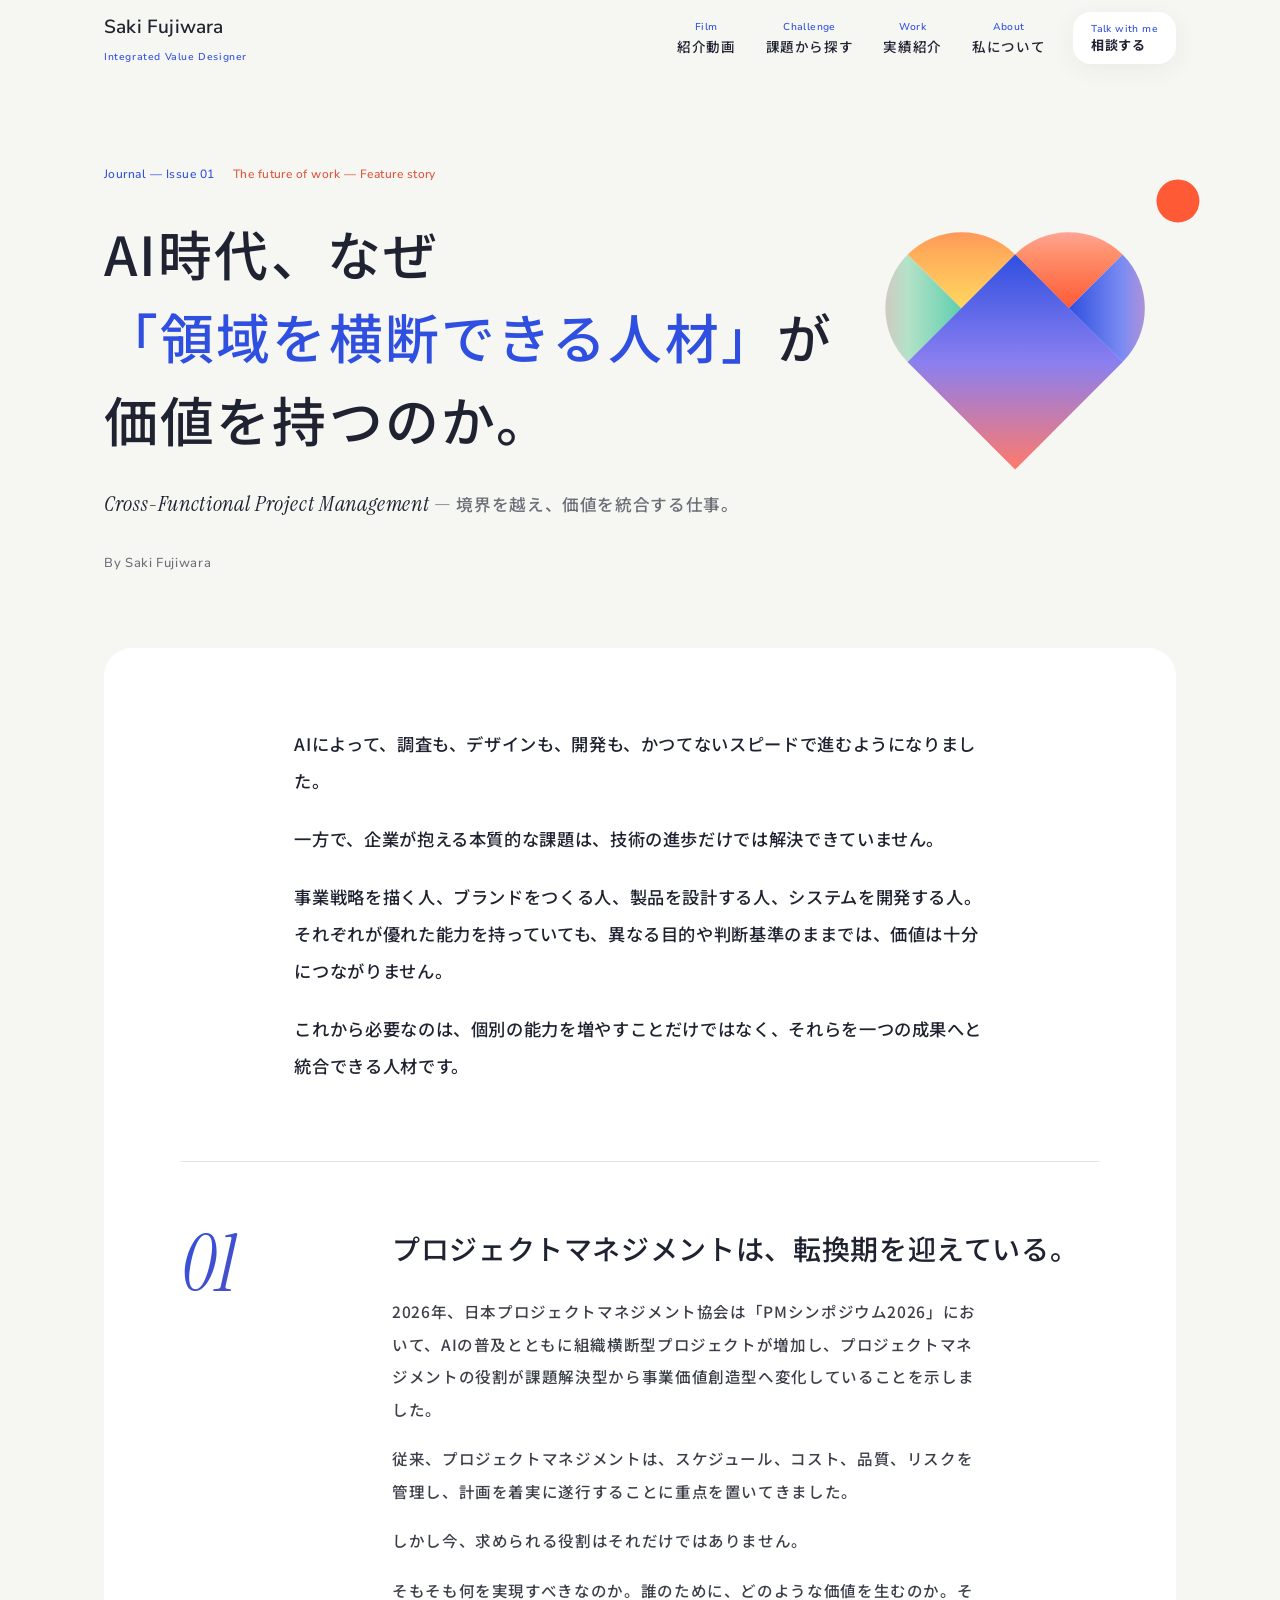
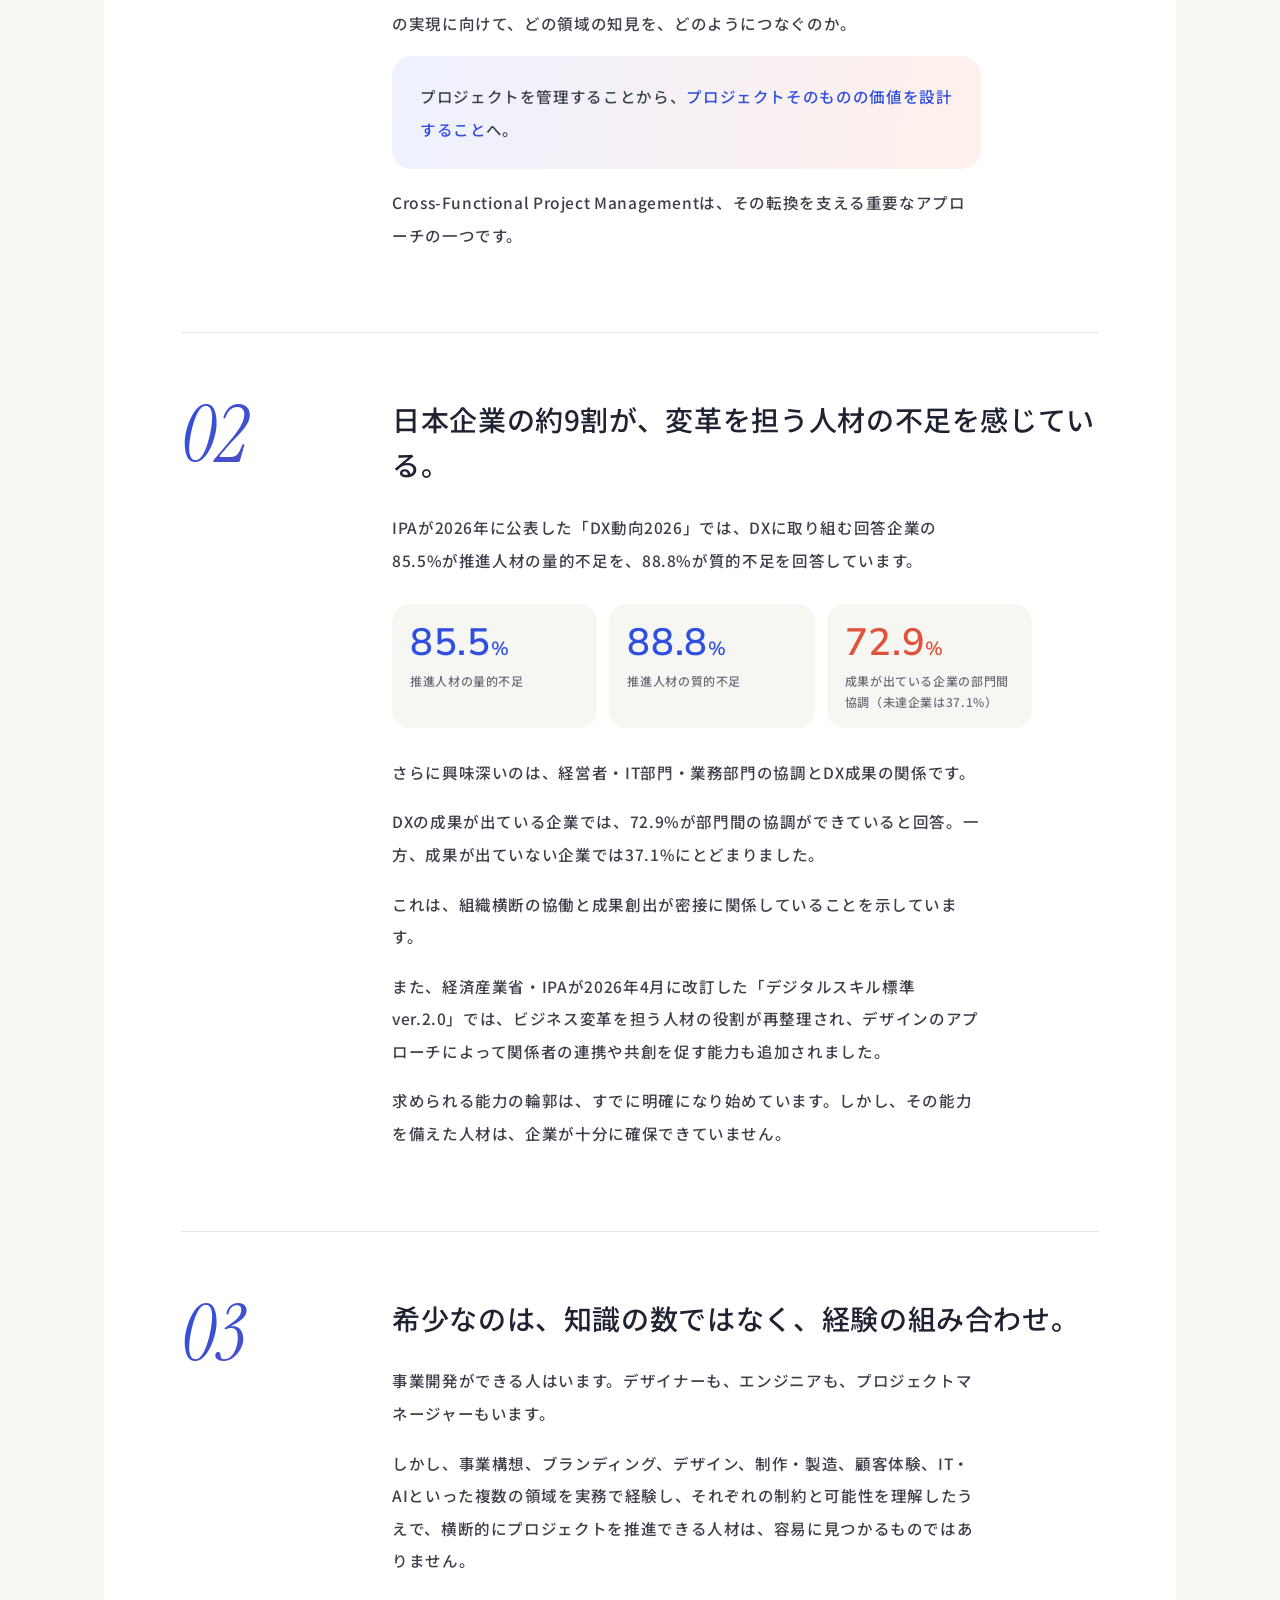
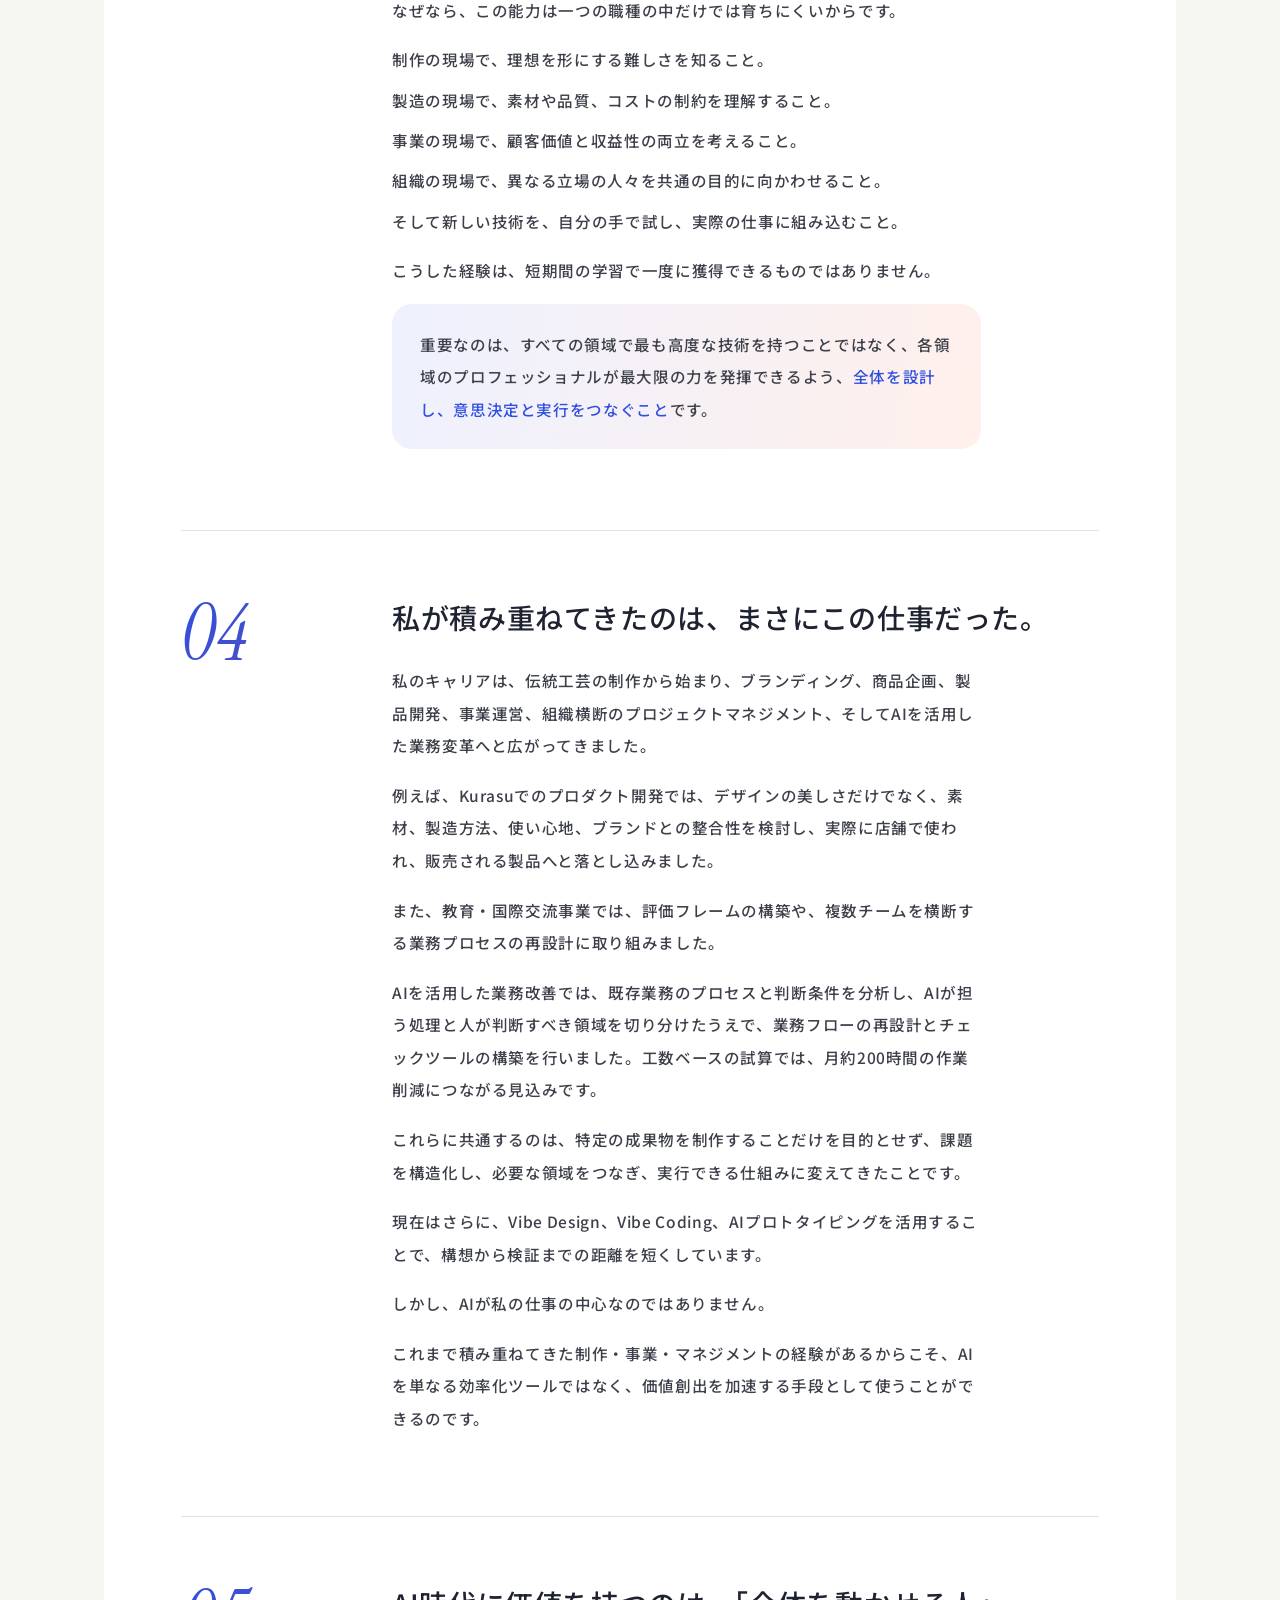
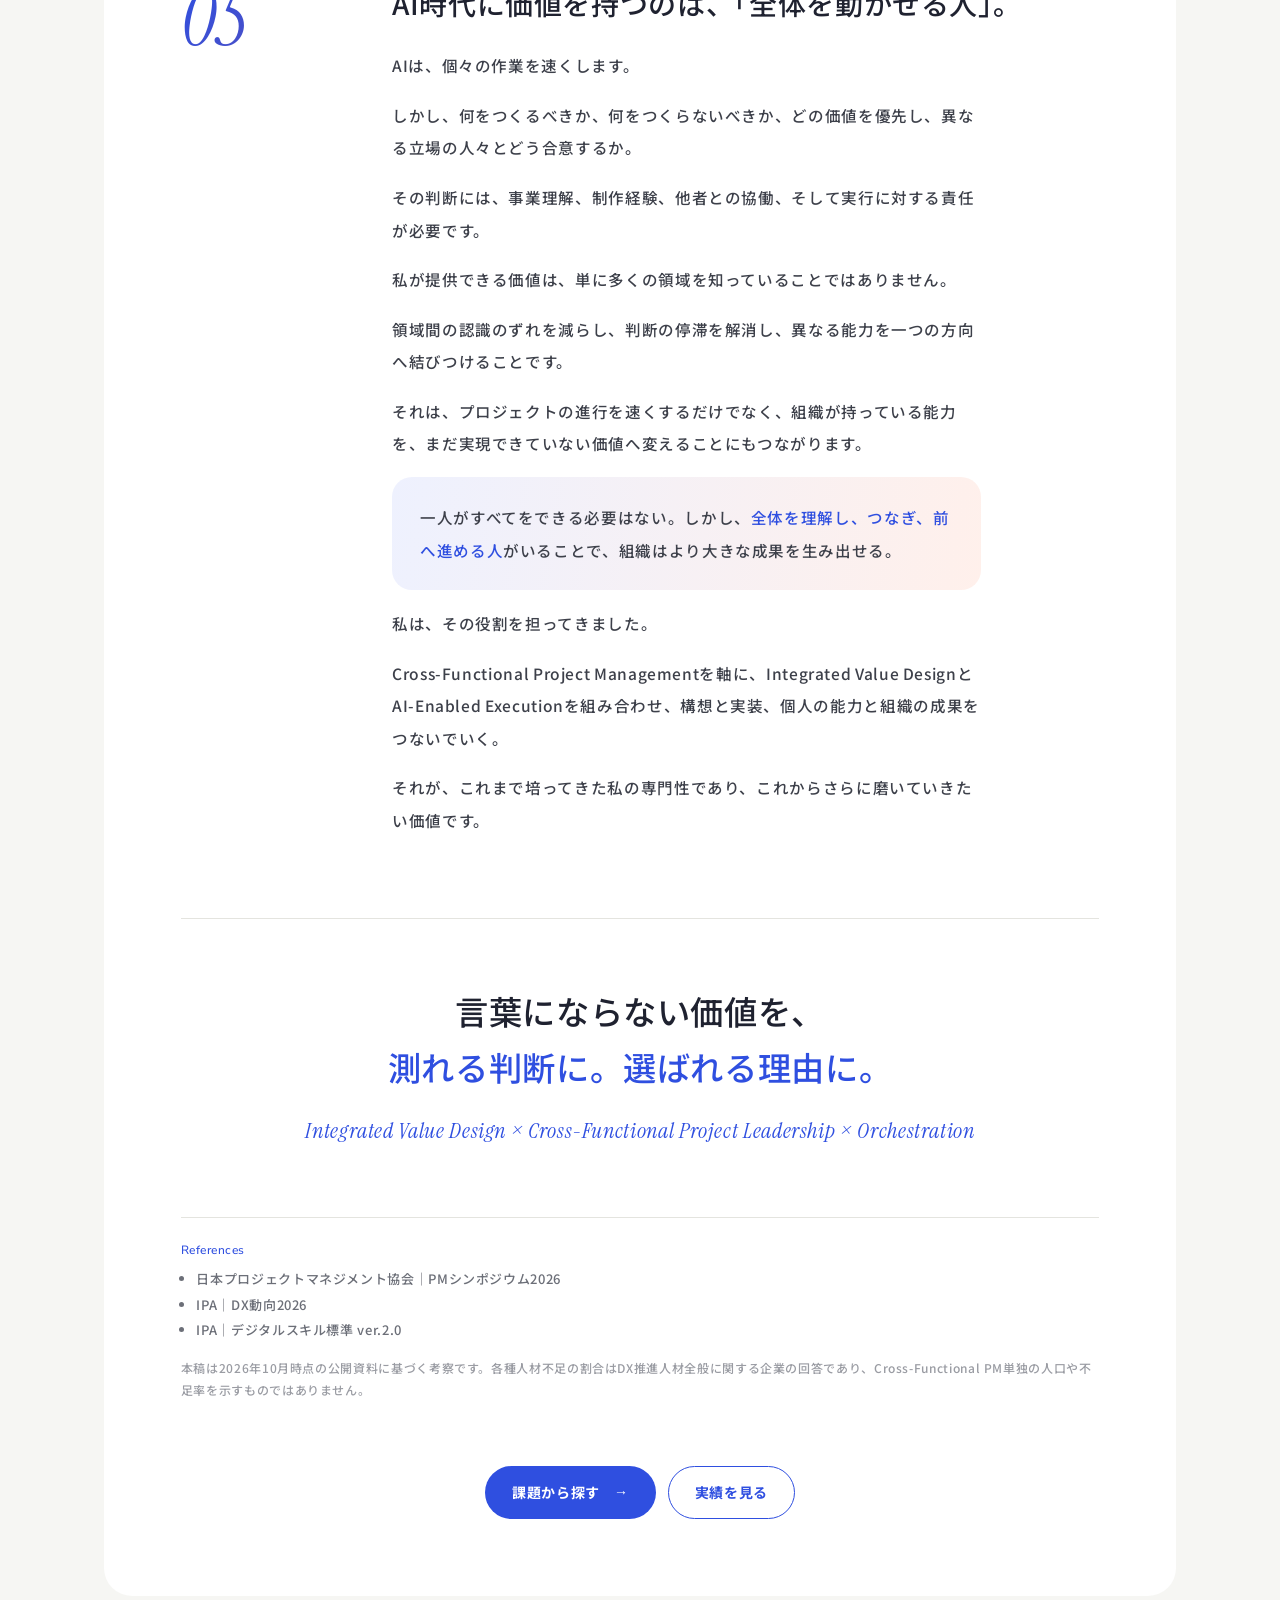
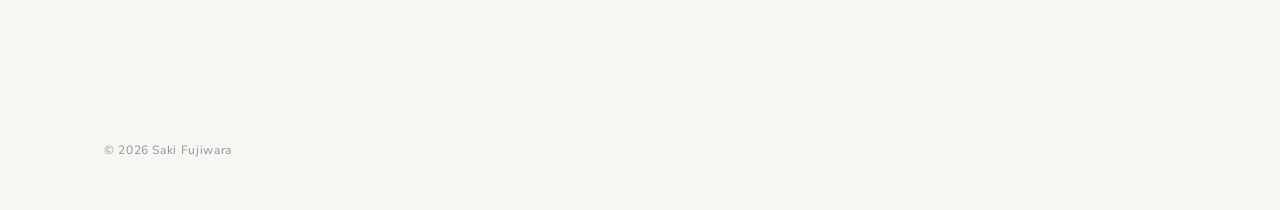
<file: journal.html>
<!doctype html>
<html lang="ja">
<head>
<meta charset="utf-8">
<meta name="viewport" content="width=device-width, initial-scale=1, viewport-fit=cover">
<meta name="robots" content="noindex, nofollow">
<meta name="theme-color" content="#f6f6f3">
<meta name="description" content="AI時代、なぜ「領域を横断できる人材」が価値を持つのか。Cross-Functional Project Management — 境界を越え、価値を統合する仕事。">
<meta property="og:type" content="website">
<meta property="og:site_name" content="Saki Fujiwara">
<meta property="og:title" content="AI時代、なぜ「領域を横断できる人材」が価値を持つのか。— Saki Fujiwara">
<meta property="og:description" content="Cross-Functional Project Management — 境界を越え、価値を統合する仕事。">
<meta property="og:url" content="https://sakim328-m.github.io/portfolio-site/journal.html">
<meta property="og:image" content="https://sakim328-m.github.io/portfolio-site/img/og.png">
<meta property="og:image:width" content="1200">
<meta property="og:image:height" content="630">
<meta property="og:image:alt" content="Saki Fujiwara — 領域を越えて、言語化されていない課題や価値を顧客に届く体験に変える。">
<meta name="twitter:card" content="summary_large_image">
<title>AI時代、なぜ「領域を横断できる人材」が価値を持つのか。— Saki Fujiwara</title>
<link rel="preconnect" href="https://fonts.googleapis.com">
<link rel="preconnect" href="https://fonts.gstatic.com" crossorigin>
<link href="https://fonts.googleapis.com/css2?family=Instrument+Serif:ital@0;1&family=Noto+Sans+JP:wght@400;500;700&family=Nunito+Sans:opsz,wght@6..12,500;6..12,600&display=swap" rel="stylesheet">
<link rel="stylesheet" href="style.css">
<style>
.cover{position:relative;overflow:hidden;padding-block:clamp(60px,10vh,120px) clamp(50px,8vh,90px)}
.cover-kv{position:absolute;right:max(20px,6vw);top:50%;transform:translateY(-50%);width:min(30vw,340px);}
@media(max-width:900px){.cover-kv{display:none}}
.cover-in{position:relative;max-width:860px}
.cover .issue{display:flex;gap:18px;flex-wrap:wrap;margin-bottom:28px}
.cover .issue .en+.en{color:var(--coral)}
.cover h1{font-size:clamp(25px,4.2vw,56px);font-weight:500;line-height:1.55;color:var(--ink);margin:0 0 22px;letter-spacing:.04em}
.cover h1 em{font-style:normal;color:var(--blue)}
.cover .sub{font-size:clamp(15px,1.3vw,18px);color:var(--sub);margin:0 0 26px}
.cover .sub b{font-family:var(--serif);font-style:italic;font-weight:400;font-size:1.3em;color:var(--ink)}
.cover .byline{font-family:var(--en);font-size:13px;color:var(--sub);margin:0}

.article{padding-bottom:clamp(60px,8vw,110px)}
.sheet{padding:clamp(30px,6vw,96px) clamp(22px,6vw,96px)}
.intro{max-width:40em;margin:0 auto clamp(48px,6vw,80px);font-size:clamp(16px,1.35vw,18.5px);line-height:2.15;color:var(--ink)}
.intro p{margin:0 0 1.2em}
.chapter{display:grid;grid-template-columns:160px 1fr;gap:clamp(20px,4vw,56px);padding-block:clamp(40px,5vw,64px);border-top:1px solid var(--hair)}
.chapter .no{font-family:var(--serif);font-style:italic;font-weight:400;font-size:clamp(56px,6vw,88px);line-height:1;background:linear-gradient(130deg,var(--blue),var(--coral));-webkit-background-clip:text;background-clip:text;color:transparent}
.chapter h2{font-size:clamp(21px,2.2vw,28px);font-weight:500;line-height:1.6;color:var(--ink);margin:0 0 24px}
.chapter p{font-size:15.5px;line-height:2.1;color:var(--text);margin:0 0 1.1em;max-width:38em}
.pull{margin:32px 0;padding:24px 28px;border-radius:20px;background:linear-gradient(100deg,var(--tint),var(--blush));font-size:clamp(18px,1.8vw,22px);line-height:1.85;color:var(--ink);max-width:34em}
.pull em{font-style:normal;color:var(--blue)}
.figs{display:grid;grid-template-columns:repeat(3,1fr);gap:12px;margin:28px 0;max-width:40em}
.fig{background:var(--bg);border-radius:18px;padding:18px 18px 16px}
.fig b{display:block;font-family:var(--en);font-weight:600;font-size:clamp(28px,3vw,38px);line-height:1.1;color:var(--blue)}
.fig b small{font-size:.5em}
.fig.c b{color:var(--coral)}
.fig span{display:block;font-size:12px;line-height:1.75;color:var(--sub);margin-top:6px}
.lines p{margin:0 0 .5em}
.closing{text-align:center;padding-top:clamp(40px,5vw,64px);border-top:1px solid var(--hair)}
.closing .big{font-size:clamp(22px,2.6vw,34px);line-height:1.7;color:var(--ink);margin:0 0 14px}
.closing .big em{font-style:normal;color:var(--blue)}
.closing .tri{font-family:var(--serif);font-style:italic;font-weight:400;font-size:clamp(18px,1.8vw,22px)!important;font-size:clamp(14px,1.4vw,17px);color:var(--blue);margin:0}
.refs{margin-top:clamp(40px,5vw,64px);padding-top:24px;border-top:1px solid var(--hair);font-size:13px;color:var(--sub)}
.refs ul{margin:8px 0 14px;padding-left:1.2em}
.refs p{font-size:12px;color:var(--muted);line-height:1.9;margin:0}
.next{display:flex;justify-content:center;gap:12px;flex-wrap:wrap;margin-top:clamp(40px,5vw,64px)}
@media(max-width:760px){
  .chapter{grid-template-columns:1fr;gap:10px}
  .figs{grid-template-columns:1fr}
}
</style>
</head>
<body>
<a class="skip" href="#story">本文へスキップ</a>
<header class="head"><div class="wrap head-in">
  <a class="brand" href="index.html">Saki Fujiwara<small>Integrated Value Designer</small></a>
  <nav class="nav" aria-label="メインメニュー">
    <a href="index.html#film"><span class="en">Film</span>紹介動画</a>
    <a href="index.html#challenge"><span class="en">Challenge</span>課題から探す</a>
    <a href="index.html#work"><span class="en">Work</span>実績紹介</a>
    <a href="index.html#about"><span class="en">About</span>私について</a>
  </nav>
  <a class="talk" href="index.html#contact"><span><span class="en">Talk with me</span>相談する</span></a>
</div></header>

<main>
<section class="cover" aria-labelledby="t">
  <svg class="cover-kv" viewBox="110 90 380 420" aria-hidden="true"><defs><linearGradient id="j0" x1="0" y1="0" x2="1" y2="1"><stop offset="0" stop-color="#5fcfae"/><stop offset=".5" stop-color="#b4e2c8"/><stop offset="1" stop-color="#f7a9b6"/></linearGradient><linearGradient id="j1" x1="0" y1="0" x2="1" y2="1"><stop offset="0" stop-color="#ff5a36"/><stop offset=".5" stop-color="#ff8f6b"/><stop offset="1" stop-color="#ffc2cf"/></linearGradient><linearGradient id="j2" x1="0" y1="0" x2="1" y2="1"><stop offset="0" stop-color="#2f4fe0"/><stop offset=".5" stop-color="#7b8cf2"/><stop offset="1" stop-color="#f59ab4"/></linearGradient><linearGradient id="j3" x1="0" y1="0" x2="1" y2="1"><stop offset="0" stop-color="#ffd75e"/><stop offset=".5" stop-color="#ffae5a"/><stop offset="1" stop-color="#ff7a59"/></linearGradient><linearGradient id="js" x1="0" y1="0" x2="1" y2="1"><stop offset="0" stop-color="#2f4fe0"/><stop offset=".5" stop-color="#8a7ff0"/><stop offset="1" stop-color="#ff7a6b"/></linearGradient></defs><path d="M0 0H150A150 150 0 0 1 0 150Z" fill="url(#j0)" transform="translate(220 240) rotate(135) scale(0.5667)"/><path d="M0 0H150A150 150 0 0 1 0 150Z" fill="url(#j1)" transform="translate(340 240) rotate(225) scale(0.5667)"/><path d="M0 0H150A150 150 0 0 1 0 150Z" fill="url(#j2)" transform="translate(340 240) rotate(315) scale(0.5667)"/><path d="M0 0H150A150 150 0 0 1 0 150Z" fill="url(#j3)" transform="translate(220 240) rotate(225) scale(0.5667)"/><rect x="-85" y="-85" width="170" height="170" fill="url(#js)" transform="translate(280 300) rotate(45)"/><circle cx="462" cy="120" r="24" fill="#ff5a36"/></svg>
  <div class="wrap"><div class="cover-in">
    <div class="issue"><span class="en">Journal — Issue 01</span><span class="en">The future of work — Feature story</span></div>
    <h1 id="t">AI時代、なぜ<br><span style="white-space:nowrap"><em>「領域を横断できる人材」</em>が</span><br>価値を持つのか。</h1>
    <p class="sub"><b>Cross-Functional Project Management</b> — 境界を越え、価値を統合する仕事。</p>
    <p class="byline">By Saki Fujiwara</p>
  </div></div>
</section>

<article class="article" id="story"><div class="wrap"><div class="panel sheet">
  <div class="intro">
    <p>AIによって、調査も、デザインも、開発も、かつてないスピードで進むようになりました。</p>
    <p>一方で、企業が抱える本質的な課題は、技術の進歩だけでは解決できていません。</p>
    <p>事業戦略を描く人、ブランドをつくる人、製品を設計する人、システムを開発する人。それぞれが優れた能力を持っていても、異なる目的や判断基準のままでは、価値は十分につながりません。</p>
    <p>これから必要なのは、個別の能力を増やすことだけではなく、それらを一つの成果へと統合できる人材です。</p>
  </div>

  <section class="chapter"><span class="no" aria-hidden="true">01</span><div>
    <h2>プロジェクトマネジメントは、転換期を迎えている。</h2>
    <p>2026年、日本プロジェクトマネジメント協会は「PMシンポジウム2026」において、AIの普及とともに組織横断型プロジェクトが増加し、プロジェクトマネジメントの役割が課題解決型から事業価値創造型へ変化していることを示しました。</p>
    <p>従来、プロジェクトマネジメントは、スケジュール、コスト、品質、リスクを管理し、計画を着実に遂行することに重点を置いてきました。</p>
    <p>しかし今、求められる役割はそれだけではありません。</p>
    <p>そもそも何を実現すべきなのか。誰のために、どのような価値を生むのか。その実現に向けて、どの領域の知見を、どのようにつなぐのか。</p>
    <p class="pull">プロジェクトを管理することから、<em>プロジェクトそのものの価値を設計すること</em>へ。</p>
    <p>Cross-Functional Project Managementは、その転換を支える重要なアプローチの一つです。</p>
  </div></section>

  <section class="chapter"><span class="no" aria-hidden="true">02</span><div>
    <h2>日本企業の約9割が、変革を担う人材の不足を感じている。</h2>
    <p>IPAが2026年に公表した「DX動向2026」では、DXに取り組む回答企業の85.5%が推進人材の量的不足を、88.8%が質的不足を回答しています。</p>
    <div class="figs" aria-hidden="true">
      <div class="fig"><b>85.5<small>%</small></b><span>推進人材の量的不足</span></div>
      <div class="fig"><b>88.8<small>%</small></b><span>推進人材の質的不足</span></div>
      <div class="fig c"><b>72.9<small>%</small></b><span>成果が出ている企業の部門間協調（未達企業は37.1%）</span></div>
    </div>
    <p>さらに興味深いのは、経営者・IT部門・業務部門の協調とDX成果の関係です。</p>
    <p>DXの成果が出ている企業では、72.9%が部門間の協調ができていると回答。一方、成果が出ていない企業では37.1%にとどまりました。</p>
    <p>これは、組織横断の協働と成果創出が密接に関係していることを示しています。</p>
    <p>また、経済産業省・IPAが2026年4月に改訂した「デジタルスキル標準 ver.2.0」では、ビジネス変革を担う人材の役割が再整理され、デザインのアプローチによって関係者の連携や共創を促す能力も追加されました。</p>
    <p>求められる能力の輪郭は、すでに明確になり始めています。しかし、その能力を備えた人材は、企業が十分に確保できていません。</p>
  </div></section>

  <section class="chapter"><span class="no" aria-hidden="true">03</span><div>
    <h2>希少なのは、知識の数ではなく、経験の組み合わせ。</h2>
    <p>事業開発ができる人はいます。デザイナーも、エンジニアも、プロジェクトマネージャーもいます。</p>
    <p>しかし、事業構想、ブランディング、デザイン、制作・製造、顧客体験、IT・AIといった複数の領域を実務で経験し、それぞれの制約と可能性を理解したうえで、横断的にプロジェクトを推進できる人材は、容易に見つかるものではありません。</p>
    <p>なぜなら、この能力は一つの職種の中だけでは育ちにくいからです。</p>
    <div class="lines">
      <p>制作の現場で、理想を形にする難しさを知ること。</p>
      <p>製造の現場で、素材や品質、コストの制約を理解すること。</p>
      <p>事業の現場で、顧客価値と収益性の両立を考えること。</p>
      <p>組織の現場で、異なる立場の人々を共通の目的に向かわせること。</p>
      <p>そして新しい技術を、自分の手で試し、実際の仕事に組み込むこと。</p>
    </div>
    <p style="margin-top:1.1em">こうした経験は、短期間の学習で一度に獲得できるものではありません。</p>
    <p class="pull">重要なのは、すべての領域で最も高度な技術を持つことではなく、各領域のプロフェッショナルが最大限の力を発揮できるよう、<em>全体を設計し、意思決定と実行をつなぐこと</em>です。</p>
  </div></section>

  <section class="chapter"><span class="no" aria-hidden="true">04</span><div>
    <h2>私が積み重ねてきたのは、まさにこの仕事だった。</h2>
    <p>私のキャリアは、伝統工芸の制作から始まり、ブランディング、商品企画、製品開発、事業運営、組織横断のプロジェクトマネジメント、そしてAIを活用した業務変革へと広がってきました。</p>
    <p>例えば、Kurasuでのプロダクト開発では、デザインの美しさだけでなく、素材、製造方法、使い心地、ブランドとの整合性を検討し、実際に店舗で使われ、販売される製品へと落とし込みました。</p>
    <p>また、教育・国際交流事業では、評価フレームの構築や、複数チームを横断する業務プロセスの再設計に取り組みました。</p>
    <p>AIを活用した業務改善では、既存業務のプロセスと判断条件を分析し、AIが担う処理と人が判断すべき領域を切り分けたうえで、業務フローの再設計とチェックツールの構築を行いました。工数ベースの試算では、月約200時間の作業削減につながる見込みです。</p>
    <p>これらに共通するのは、特定の成果物を制作することだけを目的とせず、課題を構造化し、必要な領域をつなぎ、実行できる仕組みに変えてきたことです。</p>
    <p>現在はさらに、Vibe Design、Vibe Coding、AIプロトタイピングを活用することで、構想から検証までの距離を短くしています。</p>
    <p>しかし、AIが私の仕事の中心なのではありません。</p>
    <p>これまで積み重ねてきた制作・事業・マネジメントの経験があるからこそ、AIを単なる効率化ツールではなく、価値創出を加速する手段として使うことができるのです。</p>
  </div></section>

  <section class="chapter"><span class="no" aria-hidden="true">05</span><div>
    <h2>AI時代に価値を持つのは、「全体を動かせる人」。</h2>
    <p>AIは、個々の作業を速くします。</p>
    <p>しかし、何をつくるべきか、何をつくらないべきか、どの価値を優先し、異なる立場の人々とどう合意するか。</p>
    <p>その判断には、事業理解、制作経験、他者との協働、そして実行に対する責任が必要です。</p>
    <p>私が提供できる価値は、単に多くの領域を知っていることではありません。</p>
    <p>領域間の認識のずれを減らし、判断の停滞を解消し、異なる能力を一つの方向へ結びつけることです。</p>
    <p>それは、プロジェクトの進行を速くするだけでなく、組織が持っている能力を、まだ実現できていない価値へ変えることにもつながります。</p>
    <p class="pull">一人がすべてをできる必要はない。しかし、<em>全体を理解し、つなぎ、前へ進める人</em>がいることで、組織はより大きな成果を生み出せる。</p>
    <p>私は、その役割を担ってきました。</p>
    <p>Cross-Functional Project Managementを軸に、Integrated Value DesignとAI-Enabled Executionを組み合わせ、構想と実装、個人の能力と組織の成果をつないでいく。</p>
    <p>それが、これまで培ってきた私の専門性であり、これからさらに磨いていきたい価値です。</p>
  </div></section>

  <div class="closing">
    <p class="big">言葉にならない価値を、<br><em>測れる判断に。選ばれる理由に。</em></p>
    <p class="tri">Integrated Value Design × Cross-Functional Project Leadership × Orchestration</p>
  </div>

  <div class="refs">
    <span class="en">References</span>
    <ul><li>日本プロジェクトマネジメント協会｜PMシンポジウム2026</li><li>IPA｜DX動向2026</li><li>IPA｜デジタルスキル標準 ver.2.0</li></ul>
    <p>本稿は2026年10月時点の公開資料に基づく考察です。各種人材不足の割合はDX推進人材全般に関する企業の回答であり、Cross-Functional PM単独の人口や不足率を示すものではありません。</p>
  </div>

  <div class="next"><a class="btn primary" href="index.html#challenge">課題から探す <span class="arr">→</span></a><a class="btn ghost" href="index.html#work">実績を見る</a></div>
</div></div></article>
</main>
<footer class="foot"><div class="wrap"><span>© 2026 Saki Fujiwara</span></div></footer>
<script src="cursor.js" defer></script>
</body>
</html>
</file>
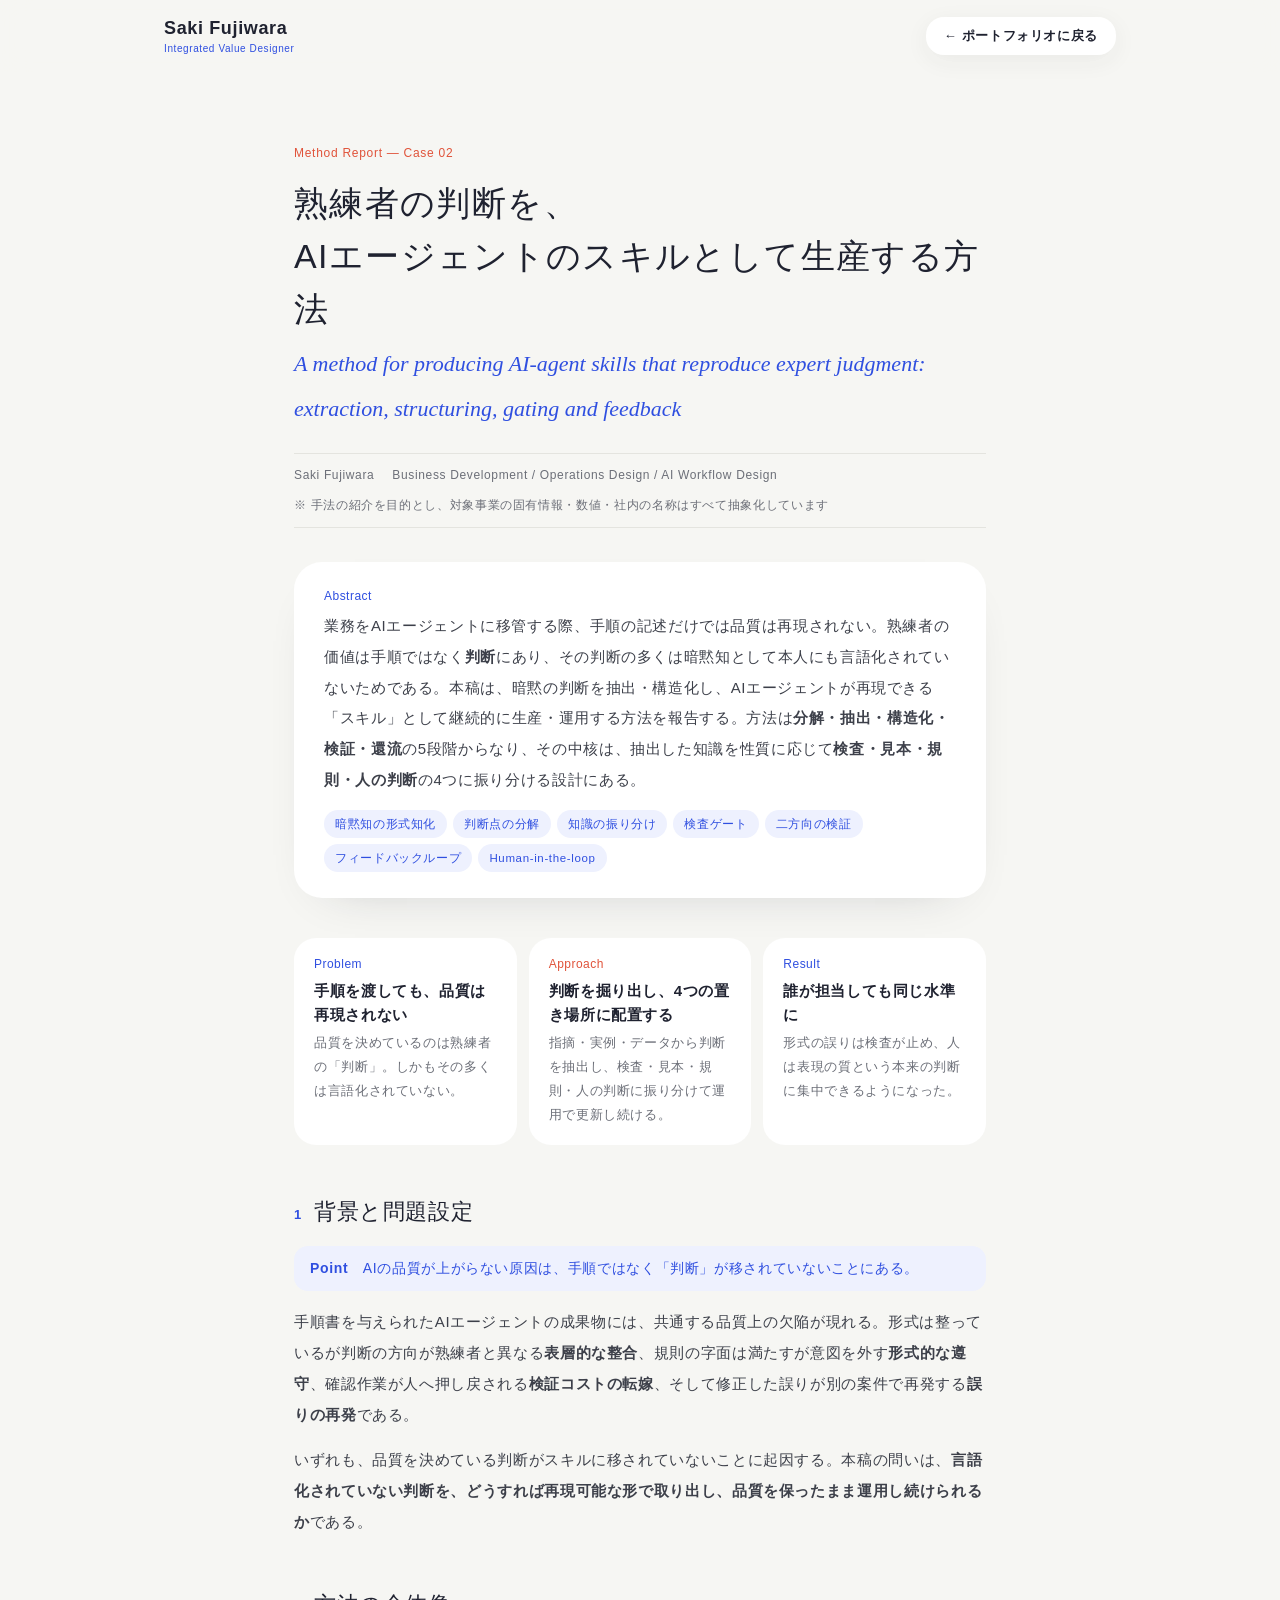
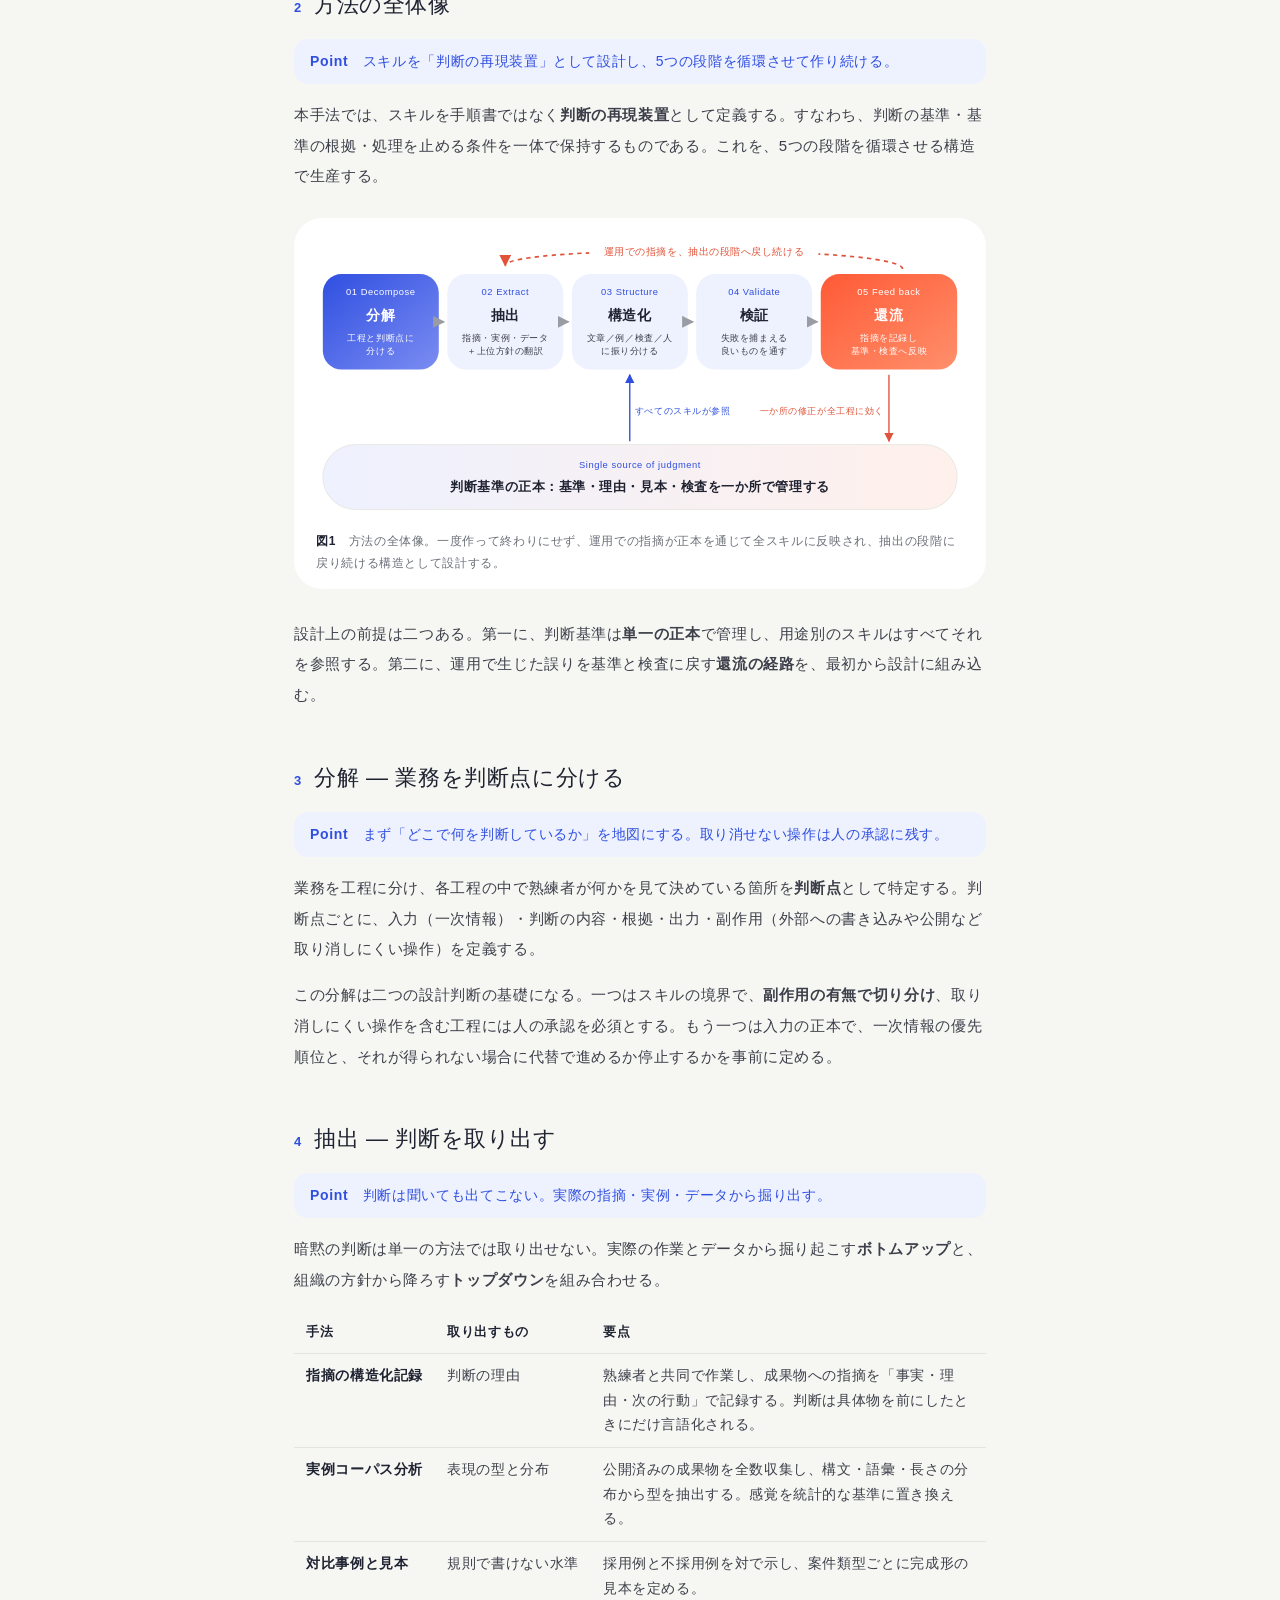
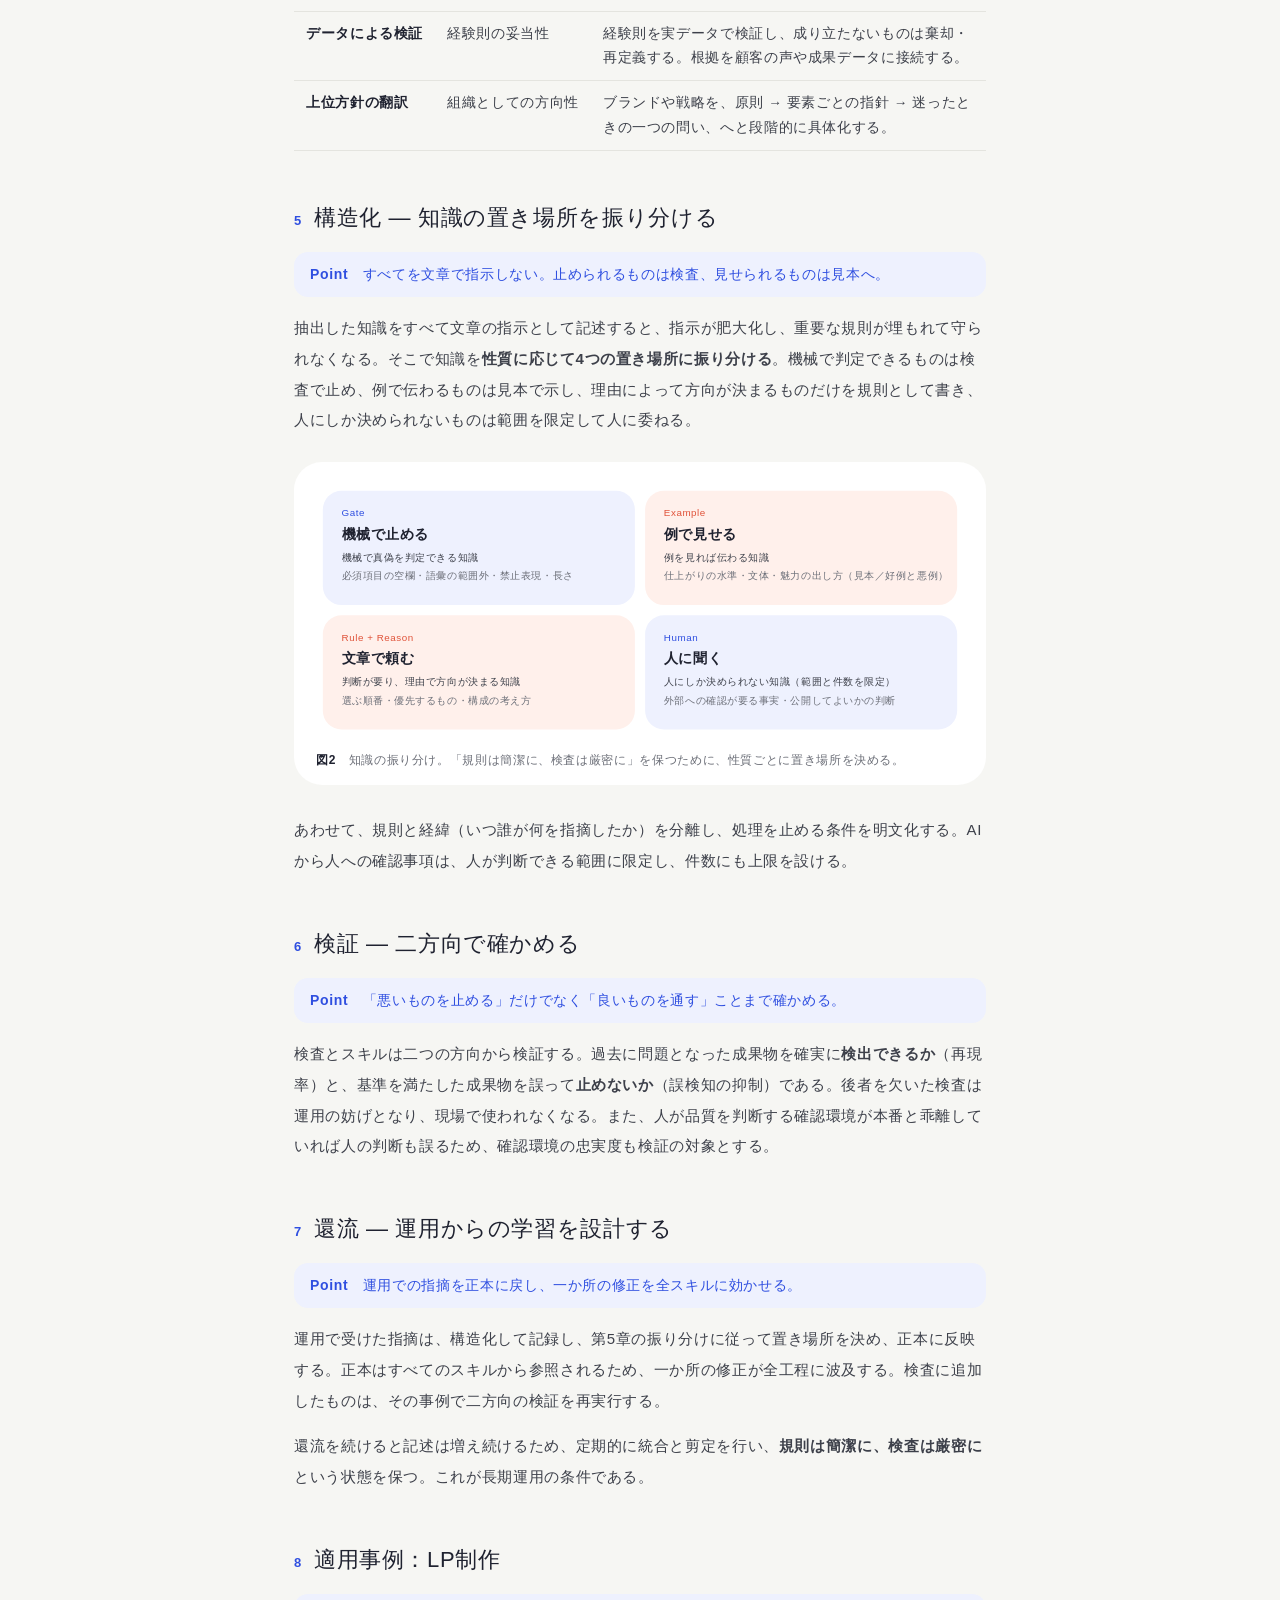
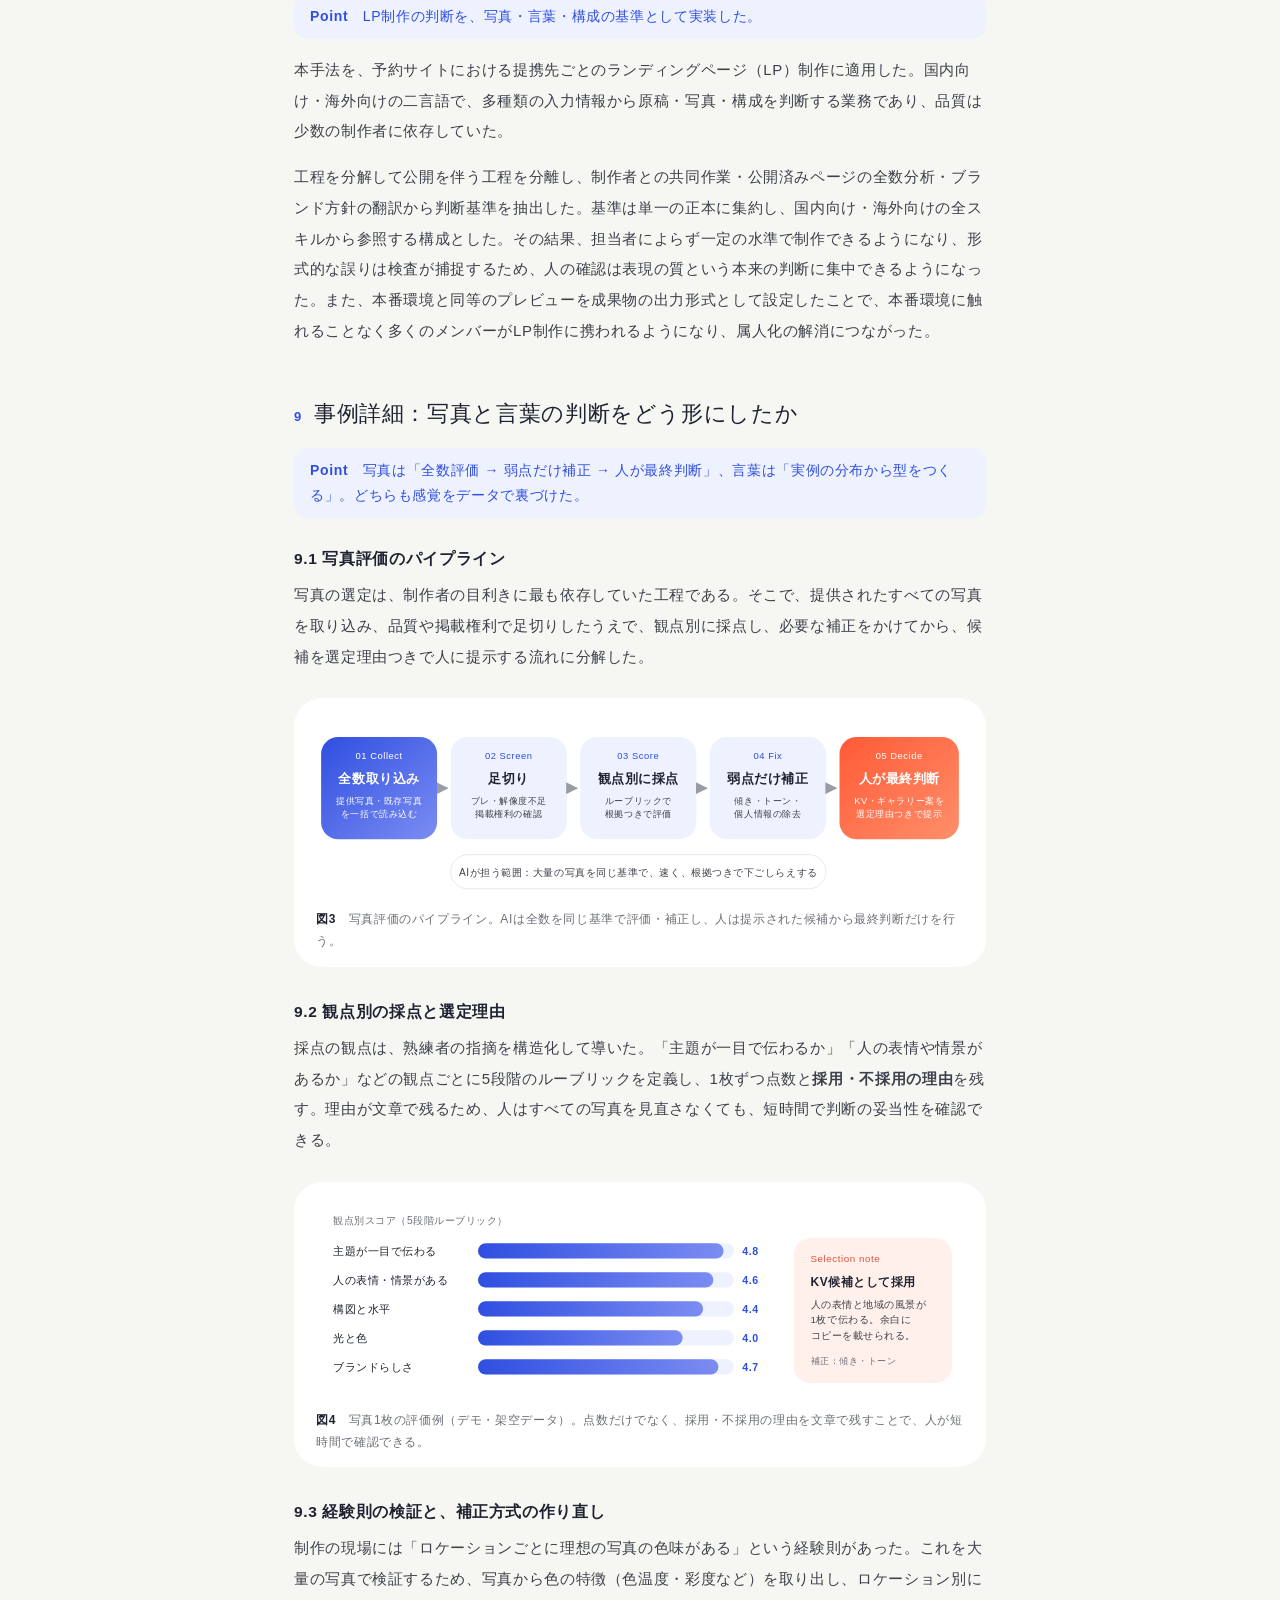
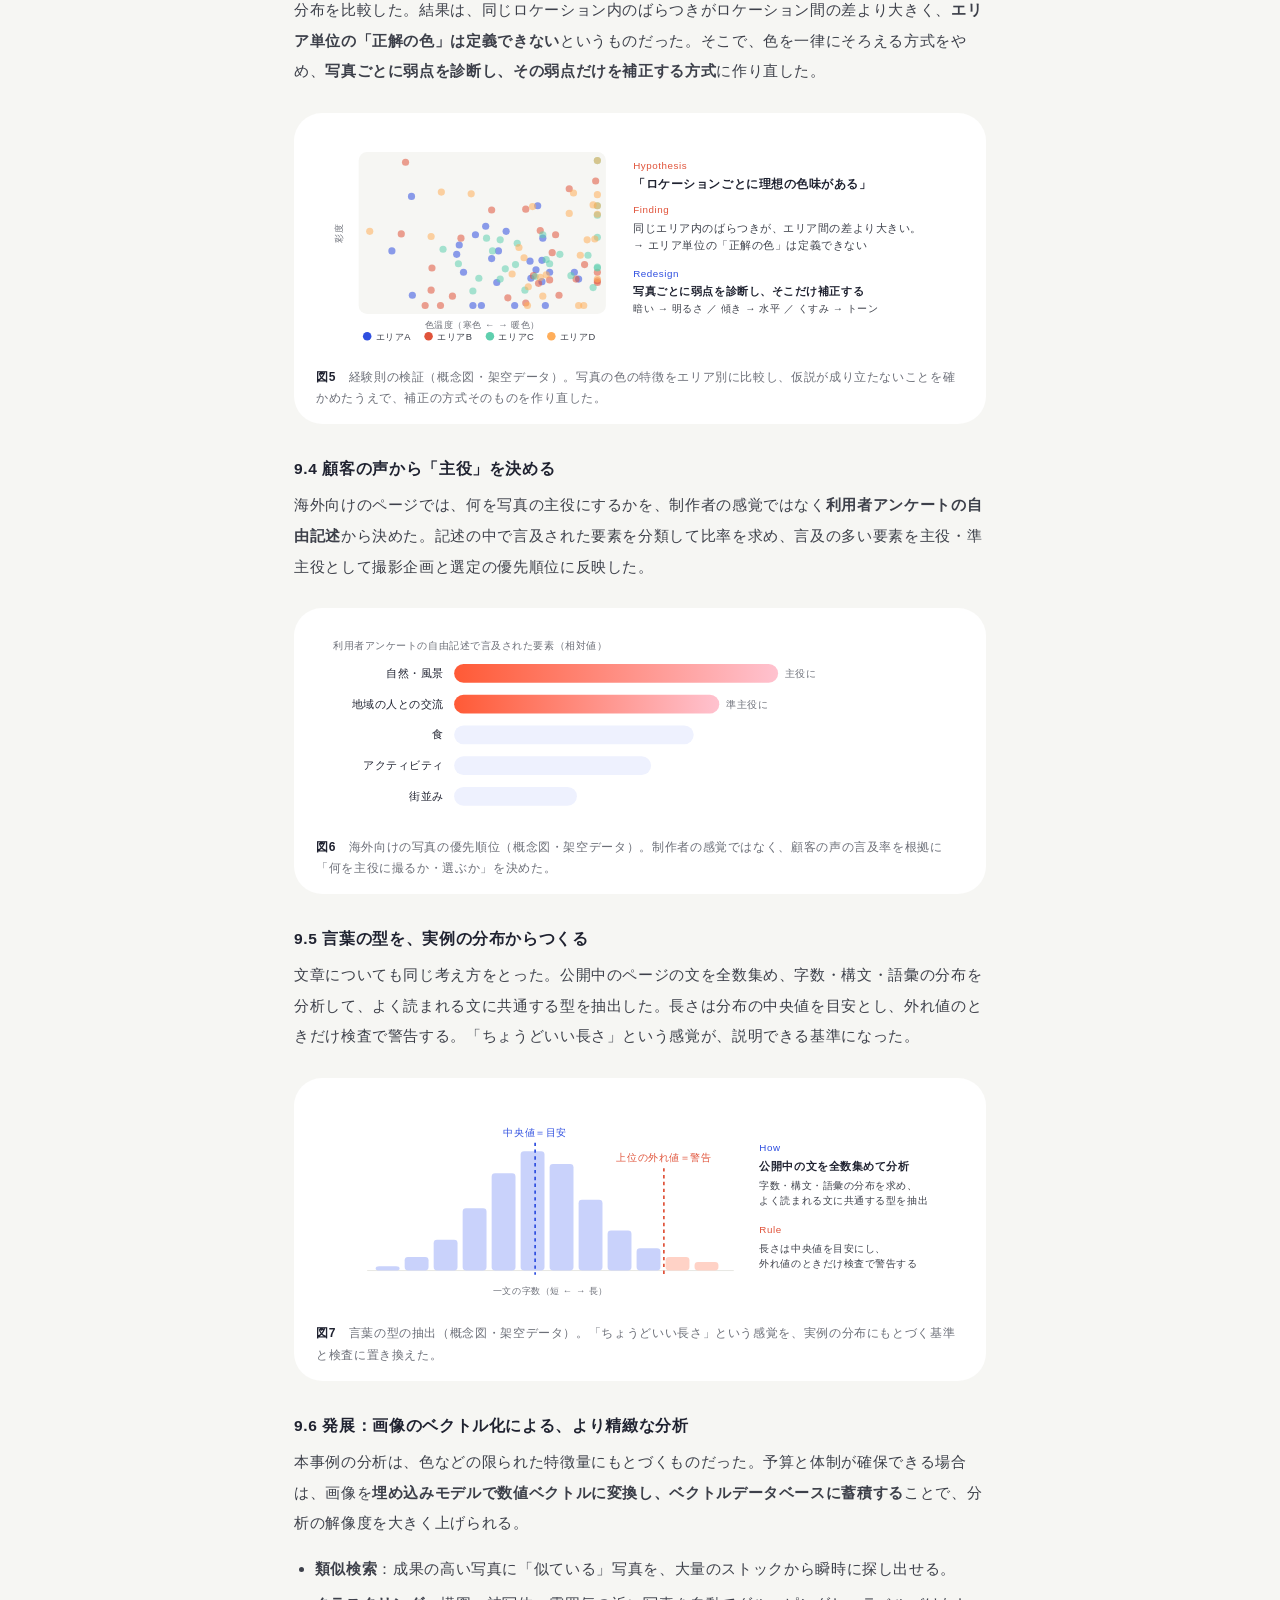
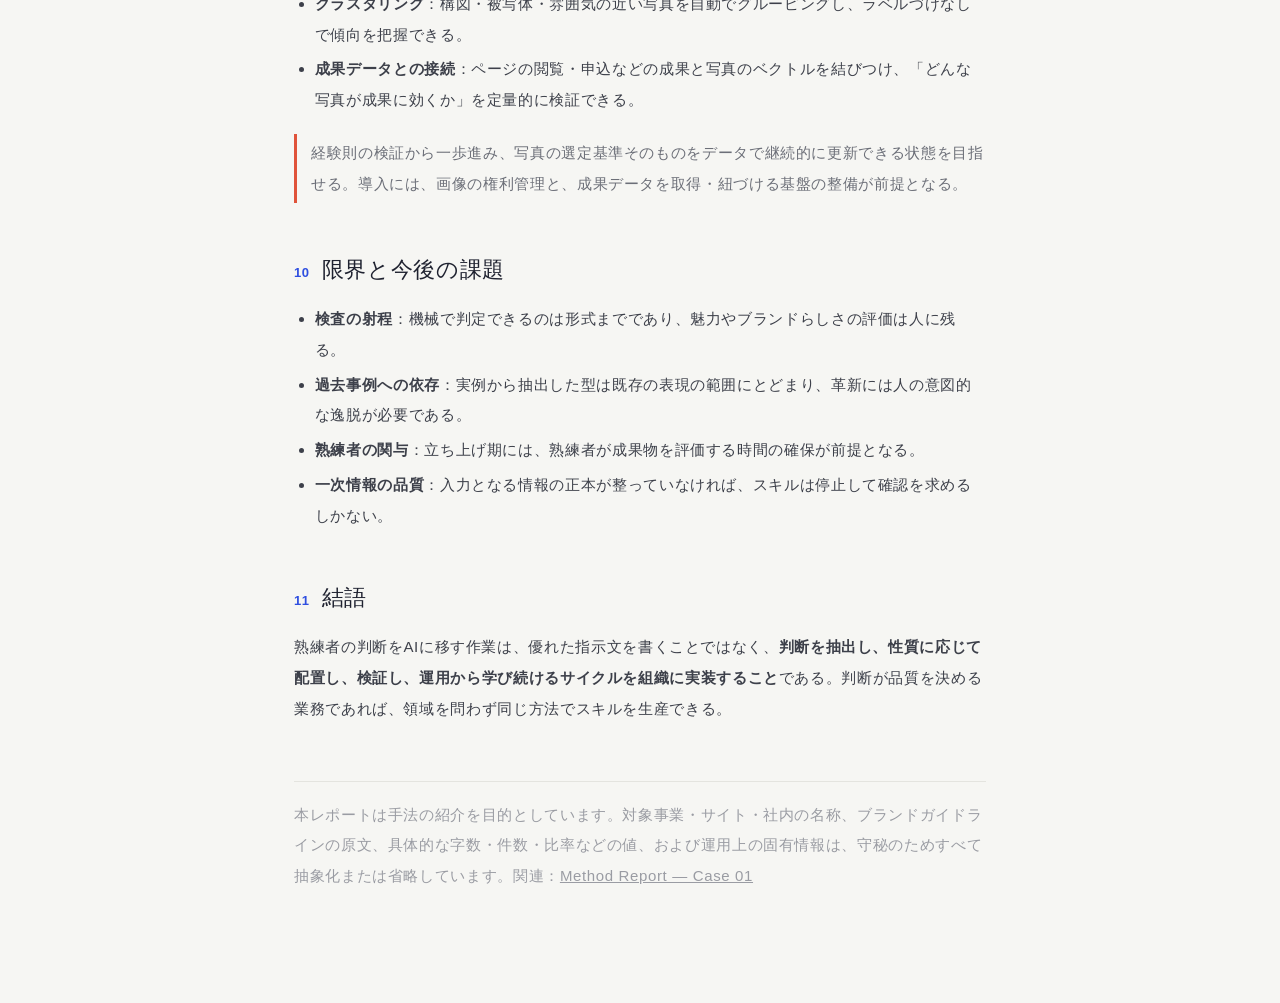
<file: method-report-02.html>
<!doctype html>
<html lang="ja">
<head>
<meta charset="utf-8">
<meta name="viewport" content="width=device-width,initial-scale=1">
<meta name="robots" content="noindex,nofollow">
<title>Method Report 02 — 熟練者の判断をAIスキルとして生産する方法 | Saki Fujiwara</title>
<link rel="stylesheet" href="style.css">
<style>
.pf-head{position:sticky;top:0;z-index:40;background:rgba(246,246,243,.86);backdrop-filter:blur(14px);-webkit-backdrop-filter:blur(14px)}
.pf-head-in{max-width:1080px;margin:0 auto;padding:0 var(--pad);display:flex;align-items:center;gap:20px;min-height:72px}
.pf-brand{text-decoration:none;font-family:var(--en);font-weight:600;font-size:18px;color:var(--ink);line-height:1.3}
.pf-brand small{display:block;font-size:10px;font-weight:500;color:var(--blue);letter-spacing:.06em;margin-top:2px}
.pf-back{margin-left:auto;text-decoration:none;background:#fff;border-radius:18px;padding:10px 18px;font-size:13px;font-weight:700;color:var(--ink);box-shadow:0 6px 24px rgba(47,48,45,.06);line-height:1.4}
.pf-back:hover{color:var(--blue)}
.paper{max-width:820px;margin:0 auto;padding:clamp(28px,5vw,64px) var(--pad) 96px}
.paper .kicker{font-family:var(--en);font-size:12px;color:var(--coral);letter-spacing:.06em}
.paper h1{font-size:clamp(24px,3vw,34px);font-weight:500;color:var(--ink);line-height:1.55;margin:10px 0 6px;letter-spacing:.04em}
.paper .sub{font-family:var(--serif);font-style:italic;font-size:clamp(18px,2vw,22px);color:var(--blue);margin:0 0 22px;letter-spacing:0}
.meta{display:flex;flex-wrap:wrap;gap:6px 18px;font-size:12px;color:var(--sub);border-top:1px solid var(--hair);border-bottom:1px solid var(--hair);padding:10px 0;margin-bottom:34px}
.abstract{background:#fff;border-radius:var(--r);padding:26px 30px;margin:0 0 40px;box-shadow:0 18px 50px -36px rgba(31,34,48,.3)}
.abstract .en{margin-bottom:6px}
.abstract p{font-size:14.5px;line-height:2;margin:0}
.kw{margin-top:14px;display:flex;flex-wrap:wrap;gap:6px}
.kw span{font-size:11.5px;background:var(--tint);color:var(--blue);border-radius:99px;padding:3px 11px}
.paper h2{font-size:clamp(18px,2vw,22px);font-weight:500;color:var(--ink);margin:46px 0 12px;display:flex;gap:12px;align-items:baseline}
.paper h2 .n{font-family:var(--en);font-size:13px;color:var(--blue);font-weight:600}
.paper h3{font-size:15.5px;font-weight:600;color:var(--ink);margin:26px 0 6px}
.paper p,.paper li{font-size:15px;line-height:2.05}
.paper ol,.paper ul{padding-left:1.3em;margin:0 0 14px}
.paper li{margin-bottom:4px}
.fig{margin:26px 0 30px;background:#fff;border-radius:var(--r);padding:22px 22px 14px}
.fig svg{width:100%;height:auto;display:block}
.fig figcaption{font-size:12px;color:var(--sub);margin-top:10px;line-height:1.8}
.fig figcaption b{color:var(--ink);font-weight:600}
.fig img{border-radius:14px}
.tbl{width:100%;border-collapse:collapse;font-size:13.5px;line-height:1.8;margin:8px 0 6px}
.tbl th,.tbl td{text-align:left;vertical-align:top;padding:10px 12px;border-bottom:1px solid var(--hair)}
.tbl th{font-weight:600;color:var(--ink);background:var(--bg);font-size:12.5px}
.tbl td:first-child{white-space:nowrap;color:var(--ink);font-weight:600}
.tbl td:nth-child(2){white-space:nowrap}
.note{font-size:12.5px;color:var(--sub);border-left:3px solid var(--coral);padding:4px 0 4px 14px;margin:18px 0}
.eq{font-family:var(--en);background:var(--bg);border-radius:14px;padding:12px 16px;font-size:14px;color:var(--ink);margin:10px 0 14px;overflow-x:auto;white-space:nowrap}
.endnote{margin-top:56px;padding-top:18px;border-top:1px solid var(--hair);font-size:12px;color:var(--muted);line-height:1.9}
.summary{display:grid;grid-template-columns:repeat(3,1fr);gap:12px;margin:0 0 40px}
.summary div{background:#fff;border-radius:22px;padding:18px 20px}
.summary .en{margin-bottom:6px}
.summary b{display:block;font-size:15px;color:var(--ink);font-weight:600;line-height:1.6;margin-bottom:4px}
.summary p{font-size:13px!important;line-height:1.85!important;margin:0;color:var(--sub)}
.pt{font-size:14px!important;color:var(--blue);background:var(--tint);border-radius:14px;padding:10px 16px;margin:0 0 16px;line-height:1.8!important}
.pt:before{content:"Point　";font-family:var(--en);font-weight:600}
.fig .demo-note{font-size:11px;color:var(--muted)}
@media (max-width:640px){.summary{grid-template-columns:1fr}}
@media (max-width:640px){.abstract{padding:20px}.tbl td:first-child,.tbl td:nth-child(2){white-space:normal}}
</style>
</head>
<body>
<header class="pf-head"><div class="pf-head-in"><a class="pf-brand" href="index.html">Saki Fujiwara<small>Integrated Value Designer</small></a><a class="pf-back" href="index.html#case-03">← ポートフォリオに戻る</a></div></header>

<main class="paper">
  <span class="kicker">Method Report — Case 02</span>
  <h1>熟練者の判断を、<br>AIエージェントのスキルとして生産する方法</h1>
  <p class="sub">A method for producing AI-agent skills that reproduce expert judgment: extraction, structuring, gating and feedback</p>
  <div class="meta"><span>Saki Fujiwara</span><span>Business Development / Operations Design / AI Workflow Design</span><span>※ 手法の紹介を目的とし、対象事業の固有情報・数値・社内の名称はすべて抽象化しています</span></div>

  <section class="abstract">
    <span class="en">Abstract</span>
    <p>業務をAIエージェントに移管する際、手順の記述だけでは品質は再現されない。熟練者の価値は手順ではなく<b>判断</b>にあり、その判断の多くは暗黙知として本人にも言語化されていないためである。本稿は、暗黙の判断を抽出・構造化し、AIエージェントが再現できる「スキル」として継続的に生産・運用する方法を報告する。方法は<b>分解・抽出・構造化・検証・還流</b>の5段階からなり、その中核は、抽出した知識を性質に応じて<b>検査・見本・規則・人の判断</b>の4つに振り分ける設計にある。</p>
    <div class="kw"><span>暗黙知の形式知化</span><span>判断点の分解</span><span>知識の振り分け</span><span>検査ゲート</span><span>二方向の検証</span><span>フィードバックループ</span><span>Human-in-the-loop</span></div>
  </section>

  <div class="summary">
    <div><span class="en">Problem</span><b>手順を渡しても、品質は再現されない</b><p>品質を決めているのは熟練者の「判断」。しかもその多くは言語化されていない。</p></div>
    <div><span class="en coral">Approach</span><b>判断を掘り出し、4つの置き場所に配置する</b><p>指摘・実例・データから判断を抽出し、検査・見本・規則・人の判断に振り分けて運用で更新し続ける。</p></div>
    <div><span class="en">Result</span><b>誰が担当しても同じ水準に</b><p>形式の誤りは検査が止め、人は表現の質という本来の判断に集中できるようになった。</p></div>
  </div>

  <h2><span class="n">1</span>背景と問題設定</h2>
  <p class="pt">AIの品質が上がらない原因は、手順ではなく「判断」が移されていないことにある。</p>
  <p>手順書を与えられたAIエージェントの成果物には、共通する品質上の欠陥が現れる。形式は整っているが判断の方向が熟練者と異なる<b>表層的な整合</b>、規則の字面は満たすが意図を外す<b>形式的な遵守</b>、確認作業が人へ押し戻される<b>検証コストの転嫁</b>、そして修正した誤りが別の案件で再発する<b>誤りの再発</b>である。</p>
  <p>いずれも、品質を決めている判断がスキルに移されていないことに起因する。本稿の問いは、<b>言語化されていない判断を、どうすれば再現可能な形で取り出し、品質を保ったまま運用し続けられるか</b>である。</p>

  <h2><span class="n">2</span>方法の全体像</h2>
  <p class="pt">スキルを「判断の再現装置」として設計し、5つの段階を循環させて作り続ける。</p>
  <p>本手法では、スキルを手順書ではなく<b>判断の再現装置</b>として定義する。すなわち、判断の基準・基準の根拠・処理を止める条件を一体で保持するものである。これを、5つの段階を循環させる構造で生産する。</p>
  <figure class="fig">
    <svg viewBox="0 0 760 330" role="img" aria-label="分解・抽出・構造化・検証・還流の5段階と、還流から抽出へ戻る循環の図">
      <defs>
        <linearGradient id="gb" x1="0" y1="0" x2="1" y2="1"><stop offset="0" stop-color="#2f4fe0"/><stop offset="1" stop-color="#7b8cf2"/></linearGradient>
        <linearGradient id="gc" x1="0" y1="0" x2="1" y2="1"><stop offset="0" stop-color="#ff5a36"/><stop offset="1" stop-color="#ff8f6b"/></linearGradient>
        <linearGradient id="gm" x1="0" y1="0" x2="1" y2="0"><stop offset="0" stop-color="#eef1fe"/><stop offset="1" stop-color="#fff0eb"/></linearGradient>
        <marker id="ar" viewBox="0 0 10 10" refX="9" refY="5" markerWidth="7" markerHeight="7" orient="auto"><path d="M0 0L10 5L0 10z" fill="#9a9ca3"/></marker>
        <marker id="arc" viewBox="0 0 10 10" refX="9" refY="5" markerWidth="7" markerHeight="7" orient="auto"><path d="M0 0L10 5L0 10z" fill="#e0533a"/></marker>
        <marker id="arb" viewBox="0 0 10 10" refX="9" refY="5" markerWidth="7" markerHeight="7" orient="auto"><path d="M0 0L10 5L0 10z" fill="#2f4fe0"/></marker>
      </defs>
      <g font-family="Yu Gothic, Hiragino Kaku Gothic ProN, sans-serif" text-anchor="middle">
        <path d="M688 34C688 6 222 6 222 30" fill="none" stroke="#e0533a" stroke-width="2" stroke-dasharray="5 5" marker-end="url(#arc)"/>
        <rect x="320" y="2" width="270" height="22" rx="11" fill="#fff"/>
        <text x="455" y="18" fill="#e0533a" font-size="12">運用での指摘を、抽出の段階へ戻し続ける</text>
        <g><rect x="8" y="40" width="136" height="112" rx="22" fill="url(#gb)"/><text x="76" y="64" fill="#fff" font-size="11" font-family="Avenir Next, sans-serif">01 Decompose</text><text x="76" y="94" fill="#fff" font-size="16" font-weight="600">分解</text><text x="76" y="118" fill="#fff" font-size="11">工程と判断点に</text><text x="76" y="134" fill="#fff" font-size="11">分ける</text></g>
        <g><rect x="154" y="40" width="136" height="112" rx="22" fill="#eef1fe"/><text x="222" y="64" fill="#2f4fe0" font-size="11" font-family="Avenir Next, sans-serif">02 Extract</text><text x="222" y="94" fill="#1f2230" font-size="16" font-weight="600">抽出</text><text x="222" y="118" fill="#3d404a" font-size="11">指摘・実例・データ</text><text x="222" y="134" fill="#3d404a" font-size="11">＋上位方針の翻訳</text></g>
        <g><rect x="300" y="40" width="136" height="112" rx="22" fill="#eef1fe"/><text x="368" y="64" fill="#2f4fe0" font-size="11" font-family="Avenir Next, sans-serif">03 Structure</text><text x="368" y="94" fill="#1f2230" font-size="16" font-weight="600">構造化</text><text x="368" y="118" fill="#3d404a" font-size="11">文章／例／検査／人</text><text x="368" y="134" fill="#3d404a" font-size="11">に振り分ける</text></g>
        <g><rect x="446" y="40" width="136" height="112" rx="22" fill="#eef1fe"/><text x="514" y="64" fill="#2f4fe0" font-size="11" font-family="Avenir Next, sans-serif">04 Validate</text><text x="514" y="94" fill="#1f2230" font-size="16" font-weight="600">検証</text><text x="514" y="118" fill="#3d404a" font-size="11">失敗を捕まえる</text><text x="514" y="134" fill="#3d404a" font-size="11">良いものを通す</text></g>
        <g><rect x="592" y="40" width="160" height="112" rx="22" fill="url(#gc)"/><text x="672" y="64" fill="#fff" font-size="11" font-family="Avenir Next, sans-serif">05 Feed back</text><text x="672" y="94" fill="#fff" font-size="16" font-weight="600">還流</text><text x="672" y="118" fill="#fff" font-size="11">指摘を記録し</text><text x="672" y="134" fill="#fff" font-size="11">基準・検査へ反映</text></g>
        <path d="M146 96H150" stroke="#9a9ca3" stroke-width="2" marker-end="url(#ar)"/>
        <path d="M292 96H296" stroke="#9a9ca3" stroke-width="2" marker-end="url(#ar)"/>
        <path d="M438 96H442" stroke="#9a9ca3" stroke-width="2" marker-end="url(#ar)"/>
        <path d="M584 96H588" stroke="#9a9ca3" stroke-width="2" marker-end="url(#ar)"/>
        <path d="M368 236V158" stroke="#2f4fe0" stroke-width="1.6" marker-end="url(#arb)"/>
        <text x="374" y="204" fill="#2f4fe0" font-size="11" text-anchor="start">すべてのスキルが参照</text>
        <path d="M672 158V236" stroke="#e0533a" stroke-width="1.6" marker-end="url(#arc)"/>
        <text x="666" y="204" fill="#e0533a" font-size="11" text-anchor="end">一か所の修正が全工程に効く</text>
        <rect x="8" y="240" width="744" height="76" rx="38" fill="url(#gm)" stroke="#e4e4df"/>
        <text x="380" y="268" fill="#2f4fe0" font-size="11" font-family="Avenir Next, sans-serif">Single source of judgment</text>
        <text x="380" y="294" fill="#1f2230" font-size="15" font-weight="600">判断基準の正本：基準・理由・見本・検査を一か所で管理する</text>
      </g>
    </svg>
    <figcaption><b>図1</b>　方法の全体像。一度作って終わりにせず、運用での指摘が正本を通じて全スキルに反映され、抽出の段階に戻り続ける構造として設計する。</figcaption>
  </figure>
  <p>設計上の前提は二つある。第一に、判断基準は<b>単一の正本</b>で管理し、用途別のスキルはすべてそれを参照する。第二に、運用で生じた誤りを基準と検査に戻す<b>還流の経路</b>を、最初から設計に組み込む。</p>

  <h2><span class="n">3</span>分解 — 業務を判断点に分ける</h2>
  <p class="pt">まず「どこで何を判断しているか」を地図にする。取り消せない操作は人の承認に残す。</p>
  <p>業務を工程に分け、各工程の中で熟練者が何かを見て決めている箇所を<b>判断点</b>として特定する。判断点ごとに、入力（一次情報）・判断の内容・根拠・出力・副作用（外部への書き込みや公開など取り消しにくい操作）を定義する。</p>
  <p>この分解は二つの設計判断の基礎になる。一つはスキルの境界で、<b>副作用の有無で切り分け</b>、取り消しにくい操作を含む工程には人の承認を必須とする。もう一つは入力の正本で、一次情報の優先順位と、それが得られない場合に代替で進めるか停止するかを事前に定める。</p>

  <h2><span class="n">4</span>抽出 — 判断を取り出す</h2>
  <p class="pt">判断は聞いても出てこない。実際の指摘・実例・データから掘り出す。</p>
  <p>暗黙の判断は単一の方法では取り出せない。実際の作業とデータから掘り起こす<b>ボトムアップ</b>と、組織の方針から降ろす<b>トップダウン</b>を組み合わせる。</p>
  <table class="tbl">
    <thead><tr><th>手法</th><th>取り出すもの</th><th>要点</th></tr></thead>
    <tbody>
      <tr><td>指摘の構造化記録</td><td>判断の理由</td><td>熟練者と共同で作業し、成果物への指摘を「事実・理由・次の行動」で記録する。判断は具体物を前にしたときにだけ言語化される。</td></tr>
      <tr><td>実例コーパス分析</td><td>表現の型と分布</td><td>公開済みの成果物を全数収集し、構文・語彙・長さの分布から型を抽出する。感覚を統計的な基準に置き換える。</td></tr>
      <tr><td>対比事例と見本</td><td>規則で書けない水準</td><td>採用例と不採用例を対で示し、案件類型ごとに完成形の見本を定める。</td></tr>
      <tr><td>データによる検証</td><td>経験則の妥当性</td><td>経験則を実データで検証し、成り立たないものは棄却・再定義する。根拠を顧客の声や成果データに接続する。</td></tr>
      <tr><td>上位方針の翻訳</td><td>組織としての方向性</td><td>ブランドや戦略を、原則 → 要素ごとの指針 → 迷ったときの一つの問い、へと段階的に具体化する。</td></tr>
    </tbody>
  </table>

  <h2><span class="n">5</span>構造化 — 知識の置き場所を振り分ける</h2>
  <p class="pt">すべてを文章で指示しない。止められるものは検査、見せられるものは見本へ。</p>
  <p>抽出した知識をすべて文章の指示として記述すると、指示が肥大化し、重要な規則が埋もれて守られなくなる。そこで知識を<b>性質に応じて4つの置き場所に振り分ける</b>。機械で判定できるものは検査で止め、例で伝わるものは見本で示し、理由によって方向が決まるものだけを規則として書き、人にしか決められないものは範囲を限定して人に委ねる。</p>
  <figure class="fig">
    <svg viewBox="0 0 760 300" role="img" aria-label="知識の性質による4つの置き場所の図">
      <g font-family="Yu Gothic, Hiragino Kaku Gothic ProN, sans-serif">
        <rect x="8" y="8" width="366" height="134" rx="22" fill="#eef1fe"/>
        <text x="30" y="38" fill="#2f4fe0" font-size="11.5" font-family="Avenir Next, sans-serif">Gate</text>
        <text x="30" y="64" fill="#1f2230" font-size="17" font-weight="600">機械で止める</text>
        <text x="30" y="90" fill="#3d404a" font-size="12">機械で真偽を判定できる知識</text>
        <text x="30" y="112" fill="#6c6f78" font-size="11.5">必須項目の空欄・語彙の範囲外・禁止表現・長さ</text>
        <rect x="386" y="8" width="366" height="134" rx="22" fill="#fff0eb"/>
        <text x="408" y="38" fill="#e0533a" font-size="11.5" font-family="Avenir Next, sans-serif">Example</text>
        <text x="408" y="64" fill="#1f2230" font-size="17" font-weight="600">例で見せる</text>
        <text x="408" y="90" fill="#3d404a" font-size="12">例を見れば伝わる知識</text>
        <text x="408" y="112" fill="#6c6f78" font-size="11.5">仕上がりの水準・文体・魅力の出し方（見本／好例と悪例）</text>
        <rect x="8" y="154" width="366" height="134" rx="22" fill="#fff0eb"/>
        <text x="30" y="184" fill="#e0533a" font-size="11.5" font-family="Avenir Next, sans-serif">Rule + Reason</text>
        <text x="30" y="210" fill="#1f2230" font-size="17" font-weight="600">文章で頼む</text>
        <text x="30" y="236" fill="#3d404a" font-size="12">判断が要り、理由で方向が決まる知識</text>
        <text x="30" y="258" fill="#6c6f78" font-size="11.5">選ぶ順番・優先するもの・構成の考え方</text>
        <rect x="386" y="154" width="366" height="134" rx="22" fill="#eef1fe"/>
        <text x="408" y="184" fill="#2f4fe0" font-size="11.5" font-family="Avenir Next, sans-serif">Human</text>
        <text x="408" y="210" fill="#1f2230" font-size="17" font-weight="600">人に聞く</text>
        <text x="408" y="236" fill="#3d404a" font-size="12">人にしか決められない知識（範囲と件数を限定）</text>
        <text x="408" y="258" fill="#6c6f78" font-size="11.5">外部への確認が要る事実・公開してよいかの判断</text>
      </g>
    </svg>
    <figcaption><b>図2</b>　知識の振り分け。「規則は簡潔に、検査は厳密に」を保つために、性質ごとに置き場所を決める。</figcaption>
  </figure>
  <p>あわせて、規則と経緯（いつ誰が何を指摘したか）を分離し、処理を止める条件を明文化する。AIから人への確認事項は、人が判断できる範囲に限定し、件数にも上限を設ける。</p>

  <h2><span class="n">6</span>検証 — 二方向で確かめる</h2>
  <p class="pt">「悪いものを止める」だけでなく「良いものを通す」ことまで確かめる。</p>
  <p>検査とスキルは二つの方向から検証する。過去に問題となった成果物を確実に<b>検出できるか</b>（再現率）と、基準を満たした成果物を誤って<b>止めないか</b>（誤検知の抑制）である。後者を欠いた検査は運用の妨げとなり、現場で使われなくなる。また、人が品質を判断する確認環境が本番と乖離していれば人の判断も誤るため、確認環境の忠実度も検証の対象とする。</p>

  <h2><span class="n">7</span>還流 — 運用からの学習を設計する</h2>
  <p class="pt">運用での指摘を正本に戻し、一か所の修正を全スキルに効かせる。</p>
  <p>運用で受けた指摘は、構造化して記録し、第5章の振り分けに従って置き場所を決め、正本に反映する。正本はすべてのスキルから参照されるため、一か所の修正が全工程に波及する。検査に追加したものは、その事例で二方向の検証を再実行する。</p>
  <p>還流を続けると記述は増え続けるため、定期的に統合と剪定を行い、<b>規則は簡潔に、検査は厳密に</b>という状態を保つ。これが長期運用の条件である。</p>

  <h2><span class="n">8</span>適用事例：LP制作</h2>
  <p class="pt">LP制作の判断を、写真・言葉・構成の基準として実装した。</p>
  <p>本手法を、予約サイトにおける提携先ごとのランディングページ（LP）制作に適用した。国内向け・海外向けの二言語で、多種類の入力情報から原稿・写真・構成を判断する業務であり、品質は少数の制作者に依存していた。</p>
  <p>工程を分解して公開を伴う工程を分離し、制作者との共同作業・公開済みページの全数分析・ブランド方針の翻訳から判断基準を抽出した。基準は単一の正本に集約し、国内向け・海外向けの全スキルから参照する構成とした。その結果、担当者によらず一定の水準で制作できるようになり、形式的な誤りは検査が捕捉するため、人の確認は表現の質という本来の判断に集中できるようになった。また、本番環境と同等のプレビューを成果物の出力形式として設定したことで、本番環境に触れることなく多くのメンバーがLP制作に携われるようになり、属人化の解消につながった。</p>

  <h2><span class="n">9</span>事例詳細：写真と言葉の判断をどう形にしたか</h2>
  <p class="pt">写真は「全数評価 → 弱点だけ補正 → 人が最終判断」、言葉は「実例の分布から型をつくる」。どちらも感覚をデータで裏づけた。</p>
  <h3>9.1 写真評価のパイプライン</h3>
  <p>写真の選定は、制作者の目利きに最も依存していた工程である。そこで、提供されたすべての写真を取り込み、品質や掲載権利で足切りしたうえで、観点別に採点し、必要な補正をかけてから、候補を選定理由つきで人に提示する流れに分解した。</p>
  <figure class="fig">
    <svg viewBox="0 0 760 210" role="img" aria-label="写真評価のパイプライン">
      <defs><marker id="a3" viewBox="0 0 10 10" refX="9" refY="5" markerWidth="7" markerHeight="7" orient="auto"><path d="M0 0L10 5L0 10z" fill="#9a9ca3"/></marker>
      <linearGradient id="g3b" x1="0" y1="0" x2="1" y2="1"><stop offset="0" stop-color="#2f4fe0"/><stop offset="1" stop-color="#7b8cf2"/></linearGradient>
      <linearGradient id="g3c" x1="0" y1="0" x2="1" y2="1"><stop offset="0" stop-color="#ff5a36"/><stop offset="1" stop-color="#ff8f6b"/></linearGradient></defs>
      <g font-family="Yu Gothic, Hiragino Kaku Gothic ProN, sans-serif" text-anchor="middle">
        <rect x="6" y="20" width="136" height="120" rx="20" fill="url(#g3b)"/><text x="74" y="46" fill="#fff" font-size="11" font-family="Avenir Next, sans-serif">01 Collect</text><text x="74" y="74" fill="#fff" font-size="15" font-weight="600">全数取り込み</text><text x="74" y="98" fill="#fff" font-size="11">提供写真・既存写真</text><text x="74" y="114" fill="#fff" font-size="11">を一括で読み込む</text>
        <rect x="158" y="20" width="136" height="120" rx="20" fill="#eef1fe"/><text x="226" y="46" fill="#2f4fe0" font-size="11" font-family="Avenir Next, sans-serif">02 Screen</text><text x="226" y="74" fill="#1f2230" font-size="15" font-weight="600">足切り</text><text x="226" y="98" fill="#3d404a" font-size="11">ブレ・解像度不足</text><text x="226" y="114" fill="#3d404a" font-size="11">掲載権利の確認</text>
        <rect x="310" y="20" width="136" height="120" rx="20" fill="#eef1fe"/><text x="378" y="46" fill="#2f4fe0" font-size="11" font-family="Avenir Next, sans-serif">03 Score</text><text x="378" y="74" fill="#1f2230" font-size="15" font-weight="600">観点別に採点</text><text x="378" y="98" fill="#3d404a" font-size="11">ルーブリックで</text><text x="378" y="114" fill="#3d404a" font-size="11">根拠つきで評価</text>
        <rect x="462" y="20" width="136" height="120" rx="20" fill="#eef1fe"/><text x="530" y="46" fill="#2f4fe0" font-size="11" font-family="Avenir Next, sans-serif">04 Fix</text><text x="530" y="74" fill="#1f2230" font-size="15" font-weight="600">弱点だけ補正</text><text x="530" y="98" fill="#3d404a" font-size="11">傾き・トーン・</text><text x="530" y="114" fill="#3d404a" font-size="11">個人情報の除去</text>
        <rect x="614" y="20" width="140" height="120" rx="20" fill="url(#g3c)"/><text x="684" y="46" fill="#fff" font-size="11" font-family="Avenir Next, sans-serif">05 Decide</text><text x="684" y="74" fill="#fff" font-size="15" font-weight="600">人が最終判断</text><text x="684" y="98" fill="#fff" font-size="11">KV・ギャラリー案を</text><text x="684" y="114" fill="#fff" font-size="11">選定理由つきで提示</text>
        <path d="M144 80H154" stroke="#9a9ca3" stroke-width="2" marker-end="url(#a3)"/><path d="M296 80H306" stroke="#9a9ca3" stroke-width="2" marker-end="url(#a3)"/><path d="M448 80H458" stroke="#9a9ca3" stroke-width="2" marker-end="url(#a3)"/><path d="M600 80H610" stroke="#9a9ca3" stroke-width="2" marker-end="url(#a3)"/>
        <rect x="158" y="158" width="440" height="40" rx="20" fill="#fff" stroke="#e4e4df"/><text x="378" y="183" fill="#3d404a" font-size="12">AIが担う範囲：大量の写真を同じ基準で、速く、根拠つきで下ごしらえする</text>
      </g>
    </svg>
    <figcaption><b>図3</b>　写真評価のパイプライン。AIは全数を同じ基準で評価・補正し、人は提示された候補から最終判断だけを行う。</figcaption>
  </figure>
  <h3>9.2 観点別の採点と選定理由</h3>
  <p>採点の観点は、熟練者の指摘を構造化して導いた。「主題が一目で伝わるか」「人の表情や情景があるか」などの観点ごとに5段階のルーブリックを定義し、1枚ずつ点数と<b>採用・不採用の理由</b>を残す。理由が文章で残るため、人はすべての写真を見直さなくても、短時間で判断の妥当性を確認できる。</p>
  <figure class="fig">
    <svg viewBox="0 0 760 230" role="img" aria-label="写真1枚の観点別スコアの例">
      <defs><linearGradient id="g4" x1="0" y1="0" x2="1" y2="0"><stop offset="0" stop-color="#2f4fe0"/><stop offset="1" stop-color="#7b8cf2"/></linearGradient></defs>
      <g font-family="Yu Gothic, Hiragino Kaku Gothic ProN, sans-serif">
        <text x="20" y="24" fill="#6c6f78" font-size="12">観点別スコア（5段階ルーブリック）</text><text x="20" y="60" fill="#1f2230" font-size="12.5">主題が一目で伝わる</text><rect x="190" y="46" width="300" height="18" rx="9" fill="#eef1fe"/><rect x="190" y="46" width="288" height="18" rx="9" fill="url(#g4)"/><text x="500" y="60" fill="#2f4fe0" font-size="12.5" font-family="Avenir Next, sans-serif" font-weight="600">4.8</text><text x="20" y="94" fill="#1f2230" font-size="12.5">人の表情・情景がある</text><rect x="190" y="80" width="300" height="18" rx="9" fill="#eef1fe"/><rect x="190" y="80" width="276" height="18" rx="9" fill="url(#g4)"/><text x="500" y="94" fill="#2f4fe0" font-size="12.5" font-family="Avenir Next, sans-serif" font-weight="600">4.6</text><text x="20" y="128" fill="#1f2230" font-size="12.5">構図と水平</text><rect x="190" y="114" width="300" height="18" rx="9" fill="#eef1fe"/><rect x="190" y="114" width="264" height="18" rx="9" fill="url(#g4)"/><text x="500" y="128" fill="#2f4fe0" font-size="12.5" font-family="Avenir Next, sans-serif" font-weight="600">4.4</text><text x="20" y="162" fill="#1f2230" font-size="12.5">光と色</text><rect x="190" y="148" width="300" height="18" rx="9" fill="#eef1fe"/><rect x="190" y="148" width="240" height="18" rx="9" fill="url(#g4)"/><text x="500" y="162" fill="#2f4fe0" font-size="12.5" font-family="Avenir Next, sans-serif" font-weight="600">4.0</text><text x="20" y="196" fill="#1f2230" font-size="12.5">ブランドらしさ</text><rect x="190" y="182" width="300" height="18" rx="9" fill="#eef1fe"/><rect x="190" y="182" width="282" height="18" rx="9" fill="url(#g4)"/><text x="500" y="196" fill="#2f4fe0" font-size="12.5" font-family="Avenir Next, sans-serif" font-weight="600">4.7</text>
        <rect x="560" y="40" width="186" height="170" rx="20" fill="#fff0eb"/>
        <text x="580" y="68" fill="#e0533a" font-size="11.5" font-family="Avenir Next, sans-serif">Selection note</text>
        <text x="580" y="96" fill="#1f2230" font-size="14" font-weight="600">KV候補として採用</text>
        <text x="580" y="122" fill="#3d404a" font-size="11.5">人の表情と地域の風景が</text>
        <text x="580" y="140" fill="#3d404a" font-size="11.5">1枚で伝わる。余白に</text>
        <text x="580" y="158" fill="#3d404a" font-size="11.5">コピーを載せられる。</text>
        <text x="580" y="188" fill="#6c6f78" font-size="11">補正：傾き・トーン</text>
      </g>
    </svg>
    <figcaption><b>図4</b>　写真1枚の評価例（デモ・架空データ）。点数だけでなく、採用・不採用の理由を文章で残すことで、人が短時間で確認できる。</figcaption>
  </figure>
  <h3>9.3 経験則の検証と、補正方式の作り直し</h3>
  <p>制作の現場には「ロケーションごとに理想の写真の色味がある」という経験則があった。これを大量の写真で検証するため、写真から色の特徴（色温度・彩度など）を取り出し、ロケーション別に分布を比較した。結果は、同じロケーション内のばらつきがロケーション間の差より大きく、<b>エリア単位の「正解の色」は定義できない</b>というものだった。そこで、色を一律にそろえる方式をやめ、<b>写真ごとに弱点を診断し、その弱点だけを補正する方式</b>に作り直した。</p>
  <figure class="fig">
    <svg viewBox="0 0 760 260" role="img" aria-label="ロケーション別の色の分布は重なっており、理想の色味の仮説は成り立たなかったことを示す概念図">
      <g font-family="Yu Gothic, Hiragino Kaku Gothic ProN, sans-serif">
        <rect x="50" y="20" width="290" height="190" fill="#f6f6f3" rx="10"/>
        <circle cx="212" cy="173" r="4.2" fill="#2f4fe0" fill-opacity=".55"/><circle cx="214" cy="136" r="4.2" fill="#2f4fe0" fill-opacity=".55"/><circle cx="165" cy="140" r="4.2" fill="#2f4fe0" fill-opacity=".55"/><circle cx="308" cy="169" r="4.2" fill="#2f4fe0" fill-opacity=".55"/><circle cx="303" cy="161" r="4.2" fill="#2f4fe0" fill-opacity=".55"/><circle cx="258" cy="158" r="4.2" fill="#2f4fe0" fill-opacity=".55"/><circle cx="113" cy="188" r="4.2" fill="#2f4fe0" fill-opacity=".55"/><circle cx="265" cy="172" r="4.2" fill="#2f4fe0" fill-opacity=".55"/><circle cx="112" cy="72" r="4.2" fill="#2f4fe0" fill-opacity=".55"/><circle cx="168" cy="129" r="4.2" fill="#2f4fe0" fill-opacity=".55"/><circle cx="251" cy="148" r="4.2" fill="#2f4fe0" fill-opacity=".55"/><circle cx="266" cy="121" r="4.2" fill="#2f4fe0" fill-opacity=".55"/><circle cx="252" cy="168" r="4.2" fill="#2f4fe0" fill-opacity=".55"/><circle cx="184" cy="200" r="4.2" fill="#2f4fe0" fill-opacity=".55"/><circle cx="269" cy="200" r="4.2" fill="#2f4fe0" fill-opacity=".55"/><circle cx="187" cy="117" r="4.2" fill="#2f4fe0" fill-opacity=".55"/><circle cx="206" cy="145" r="4.2" fill="#2f4fe0" fill-opacity=".55"/><circle cx="274" cy="161" r="4.2" fill="#2f4fe0" fill-opacity=".55"/><circle cx="199" cy="107" r="4.2" fill="#2f4fe0" fill-opacity=".55"/><circle cx="194" cy="200" r="4.2" fill="#2f4fe0" fill-opacity=".55"/><circle cx="173" cy="161" r="4.2" fill="#2f4fe0" fill-opacity=".55"/><circle cx="260" cy="83" r="4.2" fill="#2f4fe0" fill-opacity=".55"/><circle cx="233" cy="200" r="4.2" fill="#2f4fe0" fill-opacity=".55"/><circle cx="89" cy="136" r="4.2" fill="#2f4fe0" fill-opacity=".55"/><circle cx="223" cy="113" r="4.2" fill="#2f4fe0" fill-opacity=".55"/><circle cx="265" cy="147" r="4.2" fill="#2f4fe0" fill-opacity=".55"/><circle cx="135" cy="182" r="4.2" fill="#e0533a" fill-opacity=".55"/><circle cx="285" cy="188" r="4.2" fill="#e0533a" fill-opacity=".55"/><circle cx="330" cy="161" r="4.2" fill="#e0533a" fill-opacity=".55"/><circle cx="246" cy="87" r="4.2" fill="#e0533a" fill-opacity=".55"/><circle cx="281" cy="117" r="4.2" fill="#e0533a" fill-opacity=".55"/><circle cx="206" cy="88" r="4.2" fill="#e0533a" fill-opacity=".55"/><circle cx="170" cy="121" r="4.2" fill="#e0533a" fill-opacity=".55"/><circle cx="328" cy="54" r="4.2" fill="#e0533a" fill-opacity=".55"/><circle cx="136" cy="156" r="4.2" fill="#e0533a" fill-opacity=".55"/><circle cx="330" cy="171" r="4.2" fill="#e0533a" fill-opacity=".55"/><circle cx="105" cy="32" r="4.2" fill="#e0533a" fill-opacity=".55"/><circle cx="263" cy="112" r="4.2" fill="#e0533a" fill-opacity=".55"/><circle cx="160" cy="189" r="4.2" fill="#e0533a" fill-opacity=".55"/><circle cx="315" cy="152" r="4.2" fill="#e0533a" fill-opacity=".55"/><circle cx="255" cy="165" r="4.2" fill="#e0533a" fill-opacity=".55"/><circle cx="330" cy="173" r="4.2" fill="#e0533a" fill-opacity=".55"/><circle cx="274" cy="170" r="4.2" fill="#e0533a" fill-opacity=".55"/><circle cx="128" cy="200" r="4.2" fill="#e0533a" fill-opacity=".55"/><circle cx="305" cy="169" r="4.2" fill="#e0533a" fill-opacity=".55"/><circle cx="100" cy="116" r="4.2" fill="#e0533a" fill-opacity=".55"/><circle cx="297" cy="63" r="4.2" fill="#e0533a" fill-opacity=".55"/><circle cx="225" cy="191" r="4.2" fill="#e0533a" fill-opacity=".55"/><circle cx="146" cy="200" r="4.2" fill="#e0533a" fill-opacity=".55"/><circle cx="277" cy="138" r="4.2" fill="#e0533a" fill-opacity=".55"/><circle cx="261" cy="174" r="4.2" fill="#e0533a" fill-opacity=".55"/><circle cx="246" cy="197" r="4.2" fill="#e0533a" fill-opacity=".55"/><circle cx="200" cy="121" r="4.2" fill="#5fcfae" fill-opacity=".55"/><circle cx="319" cy="141" r="4.2" fill="#5fcfae" fill-opacity=".55"/><circle cx="184" cy="183" r="4.2" fill="#5fcfae" fill-opacity=".55"/><circle cx="330" cy="120" r="4.2" fill="#5fcfae" fill-opacity=".55"/><circle cx="149" cy="134" r="4.2" fill="#5fcfae" fill-opacity=".55"/><circle cx="236" cy="127" r="4.2" fill="#5fcfae" fill-opacity=".55"/><circle cx="330" cy="94" r="4.2" fill="#5fcfae" fill-opacity=".55"/><circle cx="330" cy="83" r="4.2" fill="#5fcfae" fill-opacity=".55"/><circle cx="191" cy="168" r="4.2" fill="#5fcfae" fill-opacity=".55"/><circle cx="325" cy="179" r="4.2" fill="#5fcfae" fill-opacity=".55"/><circle cx="270" cy="146" r="4.2" fill="#5fcfae" fill-opacity=".55"/><circle cx="257" cy="166" r="4.2" fill="#5fcfae" fill-opacity=".55"/><circle cx="234" cy="152" r="4.2" fill="#5fcfae" fill-opacity=".55"/><circle cx="286" cy="140" r="4.2" fill="#5fcfae" fill-opacity=".55"/><circle cx="299" cy="165" r="4.2" fill="#5fcfae" fill-opacity=".55"/><circle cx="330" cy="155" r="4.2" fill="#5fcfae" fill-opacity=".55"/><circle cx="216" cy="123" r="4.2" fill="#5fcfae" fill-opacity=".55"/><circle cx="245" cy="182" r="4.2" fill="#5fcfae" fill-opacity=".55"/><circle cx="222" cy="157" r="4.2" fill="#5fcfae" fill-opacity=".55"/><circle cx="330" cy="30" r="4.2" fill="#5fcfae" fill-opacity=".55"/><circle cx="167" cy="151" r="4.2" fill="#5fcfae" fill-opacity=".55"/><circle cx="274" cy="151" r="4.2" fill="#5fcfae" fill-opacity=".55"/><circle cx="216" cy="169" r="4.2" fill="#5fcfae" fill-opacity=".55"/><circle cx="266" cy="117" r="4.2" fill="#5fcfae" fill-opacity=".55"/><circle cx="330" cy="156" r="4.2" fill="#5fcfae" fill-opacity=".55"/><circle cx="207" cy="136" r="4.2" fill="#5fcfae" fill-opacity=".55"/><circle cx="238" cy="132" r="4.2" fill="#ffae5a" fill-opacity=".55"/><circle cx="63" cy="113" r="4.2" fill="#ffae5a" fill-opacity=".55"/><circle cx="325" cy="82" r="4.2" fill="#ffae5a" fill-opacity=".55"/><circle cx="249" cy="178" r="4.2" fill="#ffae5a" fill-opacity=".55"/><circle cx="314" cy="200" r="4.2" fill="#ffae5a" fill-opacity=".55"/><circle cx="135" cy="119" r="4.2" fill="#ffae5a" fill-opacity=".55"/><circle cx="230" cy="163" r="4.2" fill="#ffae5a" fill-opacity=".55"/><circle cx="330" cy="30" r="4.2" fill="#ffae5a" fill-opacity=".55"/><circle cx="330" cy="70" r="4.2" fill="#ffae5a" fill-opacity=".55"/><circle cx="302" cy="68" r="4.2" fill="#ffae5a" fill-opacity=".55"/><circle cx="266" cy="189" r="4.2" fill="#ffae5a" fill-opacity=".55"/><circle cx="244" cy="144" r="4.2" fill="#ffae5a" fill-opacity=".55"/><circle cx="310" cy="141" r="4.2" fill="#ffae5a" fill-opacity=".55"/><circle cx="248" cy="200" r="4.2" fill="#ffae5a" fill-opacity=".55"/><circle cx="327" cy="122" r="4.2" fill="#ffae5a" fill-opacity=".55"/><circle cx="330" cy="83" r="4.2" fill="#ffae5a" fill-opacity=".55"/><circle cx="318" cy="123" r="4.2" fill="#ffae5a" fill-opacity=".55"/><circle cx="263" cy="167" r="4.2" fill="#ffae5a" fill-opacity=".55"/><circle cx="270" cy="164" r="4.2" fill="#ffae5a" fill-opacity=".55"/><circle cx="147" cy="67" r="4.2" fill="#ffae5a" fill-opacity=".55"/><circle cx="297" cy="92" r="4.2" fill="#ffae5a" fill-opacity=".55"/><circle cx="182" cy="69" r="4.2" fill="#ffae5a" fill-opacity=".55"/><circle cx="330" cy="169" r="4.2" fill="#ffae5a" fill-opacity=".55"/><circle cx="330" cy="93" r="4.2" fill="#ffae5a" fill-opacity=".55"/><circle cx="254" cy="84" r="4.2" fill="#ffae5a" fill-opacity=".55"/><circle cx="308" cy="200" r="4.2" fill="#ffae5a" fill-opacity=".55"/>
        <text x="195" y="226" text-anchor="middle" font-size="11" fill="#6c6f78">色温度（寒色 ← → 暖色）</text>
        <text x="30" y="115" text-anchor="middle" font-size="11" fill="#6c6f78" transform="rotate(-90 30 115)">彩度</text>
        <circle cx="60" cy="236" r="5" fill="#2f4fe0"/><text x="70" y="240" font-size="11" fill="#3d404a">エリアA</text><circle cx="132" cy="236" r="5" fill="#e0533a"/><text x="142" y="240" font-size="11" fill="#3d404a">エリアB</text><circle cx="204" cy="236" r="5" fill="#5fcfae"/><text x="214" y="240" font-size="11" fill="#3d404a">エリアC</text><circle cx="276" cy="236" r="5" fill="#ffae5a"/><text x="286" y="240" font-size="11" fill="#3d404a">エリアD</text>
        <text x="372" y="40" font-size="11.5" fill="#e0533a" font-family="Avenir Next, sans-serif">Hypothesis</text>
        <text x="372" y="62" font-size="13.5" fill="#1f2230" font-weight="600">「ロケーションごとに理想の色味がある」</text>
        <text x="372" y="92" font-size="11.5" fill="#e0533a" font-family="Avenir Next, sans-serif">Finding</text>
        <text x="372" y="114" font-size="12.5" fill="#3d404a">同じエリア内のばらつきが、エリア間の差より大きい。</text>
        <text x="372" y="134" font-size="12.5" fill="#3d404a">→ エリア単位の「正解の色」は定義できない</text>
        <text x="372" y="166" font-size="11.5" fill="#2f4fe0" font-family="Avenir Next, sans-serif">Redesign</text>
        <text x="372" y="188" font-size="12.5" fill="#1f2230" font-weight="600">写真ごとに弱点を診断し、そこだけ補正する</text>
        <text x="372" y="208" font-size="12" fill="#3d404a">暗い → 明るさ ／ 傾き → 水平 ／ くすみ → トーン</text>
      </g>
    </svg>
    <figcaption><b>図5</b>　経験則の検証（概念図・架空データ）。写真の色の特徴をエリア別に比較し、仮説が成り立たないことを確かめたうえで、補正の方式そのものを作り直した。</figcaption>
  </figure>
  <h3>9.4 顧客の声から「主役」を決める</h3>
  <p>海外向けのページでは、何を写真の主役にするかを、制作者の感覚ではなく<b>利用者アンケートの自由記述</b>から決めた。記述の中で言及された要素を分類して比率を求め、言及の多い要素を主役・準主役として撮影企画と選定の優先順位に反映した。</p>
  <figure class="fig">
    <svg viewBox="0 0 760 230" role="img" aria-label="利用者アンケートで言及された要素の比率から、写真の主役の優先順位を決めた概念図">
      <defs><linearGradient id="g6" x1="0" y1="0" x2="1" y2="0"><stop offset="0" stop-color="#ff5a36"/><stop offset="1" stop-color="#ffc2cf"/></linearGradient></defs>
      <g font-family="Yu Gothic, Hiragino Kaku Gothic ProN, sans-serif"><text x="20" y="22" font-size="12" fill="#6c6f78">利用者アンケートの自由記述で言及された要素（相対値）</text><text x="150" y="55" text-anchor="end" font-size="12.5" fill="#1f2230">自然・風景</text><rect x="162" y="40" width="380" height="22" rx="11" fill="url(#g6)"/><text x="550" y="55" font-size="11.5" fill="#6c6f78">主役に</text><text x="150" y="91" text-anchor="end" font-size="12.5" fill="#1f2230">地域の人との交流</text><rect x="162" y="76" width="311" height="22" rx="11" fill="url(#g6)"/><text x="481" y="91" font-size="11.5" fill="#6c6f78">準主役に</text><text x="150" y="127" text-anchor="end" font-size="12.5" fill="#1f2230">食</text><rect x="162" y="112" width="281" height="22" rx="11" fill="#eef1fe"/><text x="451" y="127" font-size="11.5" fill="#6c6f78"></text><text x="150" y="163" text-anchor="end" font-size="12.5" fill="#1f2230">アクティビティ</text><rect x="162" y="148" width="231" height="22" rx="11" fill="#eef1fe"/><text x="401" y="163" font-size="11.5" fill="#6c6f78"></text><text x="150" y="199" text-anchor="end" font-size="12.5" fill="#1f2230">街並み</text><rect x="162" y="184" width="144" height="22" rx="11" fill="#eef1fe"/><text x="314" y="199" font-size="11.5" fill="#6c6f78"></text></g>
    </svg>
    <figcaption><b>図6</b>　海外向けの写真の優先順位（概念図・架空データ）。制作者の感覚ではなく、顧客の声の言及率を根拠に「何を主役に撮るか・選ぶか」を決めた。</figcaption>
  </figure>
  <h3>9.5 言葉の型を、実例の分布からつくる</h3>
  <p>文章についても同じ考え方をとった。公開中のページの文を全数集め、字数・構文・語彙の分布を分析して、よく読まれる文に共通する型を抽出した。長さは分布の中央値を目安とし、外れ値のときだけ検査で警告する。「ちょうどいい長さ」という感覚が、説明できる基準になった。</p>
  <figure class="fig">
    <svg viewBox="0 0 760 250" role="img" aria-label="公開済みの短文の字数分布と、中央値・上位外れ値の警告ラインの概念図">
      <g font-family="Yu Gothic, Hiragino Kaku Gothic ProN, sans-serif">
        <line x1="60" y1="200" x2="490" y2="200" stroke="#e4e4df"/><rect x="70" y="195" width="28" height="5" rx="4" fill="#c9d2fb"/><rect x="104" y="184" width="28" height="16" rx="4" fill="#c9d2fb"/><rect x="138" y="164" width="28" height="36" rx="4" fill="#c9d2fb"/><rect x="172" y="127" width="28" height="73" rx="4" fill="#c9d2fb"/><rect x="206" y="86" width="28" height="114" rx="4" fill="#c9d2fb"/><rect x="240" y="60" width="28" height="140" rx="4" fill="#c9d2fb"/><rect x="274" y="75" width="28" height="125" rx="4" fill="#c9d2fb"/><rect x="308" y="117" width="28" height="83" rx="4" fill="#c9d2fb"/><rect x="342" y="153" width="28" height="47" rx="4" fill="#c9d2fb"/><rect x="376" y="174" width="28" height="26" rx="4" fill="#c9d2fb"/><rect x="410" y="184" width="28" height="16" rx="4" fill="#ffd2c6"/><rect x="444" y="190" width="28" height="10" rx="4" fill="#ffd2c6"/>
        <line x1="257" y1="50" x2="257" y2="205" stroke="#2f4fe0" stroke-width="2" stroke-dasharray="4 4"/><text x="257" y="42" text-anchor="middle" font-size="11.5" fill="#2f4fe0">中央値＝目安</text>
        <line x1="408" y1="80" x2="408" y2="205" stroke="#e0533a" stroke-width="2" stroke-dasharray="4 4"/><text x="408" y="72" text-anchor="middle" font-size="11.5" fill="#e0533a">上位の外れ値＝警告</text>
        <text x="275" y="228" text-anchor="middle" font-size="11" fill="#6c6f78">一文の字数（短 ← → 長）</text>
        <text x="520" y="60" font-size="11.5" fill="#2f4fe0" font-family="Avenir Next, sans-serif">How</text>
        <text x="520" y="82" font-size="12.5" fill="#1f2230" font-weight="600">公開中の文を全数集めて分析</text>
        <text x="520" y="104" font-size="12" fill="#3d404a">字数・構文・語彙の分布を求め、</text>
        <text x="520" y="122" font-size="12" fill="#3d404a">よく読まれる文に共通する型を抽出</text>
        <text x="520" y="156" font-size="11.5" fill="#e0533a" font-family="Avenir Next, sans-serif">Rule</text>
        <text x="520" y="178" font-size="12" fill="#3d404a">長さは中央値を目安にし、</text>
        <text x="520" y="196" font-size="12" fill="#3d404a">外れ値のときだけ検査で警告する</text>
      </g>
    </svg>
    <figcaption><b>図7</b>　言葉の型の抽出（概念図・架空データ）。「ちょうどいい長さ」という感覚を、実例の分布にもとづく基準と検査に置き換えた。</figcaption>
  </figure>

  <h3>9.6 発展：画像のベクトル化による、より精緻な分析</h3>
  <p>本事例の分析は、色などの限られた特徴量にもとづくものだった。予算と体制が確保できる場合は、画像を<b>埋め込みモデルで数値ベクトルに変換し、ベクトルデータベースに蓄積する</b>ことで、分析の解像度を大きく上げられる。</p>
  <ul>
    <li><b>類似検索</b>：成果の高い写真に「似ている」写真を、大量のストックから瞬時に探し出せる。</li>
    <li><b>クラスタリング</b>：構図・被写体・雰囲気の近い写真を自動でグルーピングし、ラベルづけなしで傾向を把握できる。</li>
    <li><b>成果データとの接続</b>：ページの閲覧・申込などの成果と写真のベクトルを結びつけ、「どんな写真が成果に効くか」を定量的に検証できる。</li>
  </ul>
  <p class="note">経験則の検証から一歩進み、写真の選定基準そのものをデータで継続的に更新できる状態を目指せる。導入には、画像の権利管理と、成果データを取得・紐づける基盤の整備が前提となる。</p>

  <h2><span class="n">10</span>限界と今後の課題</h2>
  <ul>
    <li><b>検査の射程</b>：機械で判定できるのは形式までであり、魅力やブランドらしさの評価は人に残る。</li>
    <li><b>過去事例への依存</b>：実例から抽出した型は既存の表現の範囲にとどまり、革新には人の意図的な逸脱が必要である。</li>
    <li><b>熟練者の関与</b>：立ち上げ期には、熟練者が成果物を評価する時間の確保が前提となる。</li>
    <li><b>一次情報の品質</b>：入力となる情報の正本が整っていなければ、スキルは停止して確認を求めるしかない。</li>
  </ul>

  <h2><span class="n">11</span>結語</h2>
  <p>熟練者の判断をAIに移す作業は、優れた指示文を書くことではなく、<b>判断を抽出し、性質に応じて配置し、検証し、運用から学び続けるサイクルを組織に実装すること</b>である。判断が品質を決める業務であれば、領域を問わず同じ方法でスキルを生産できる。</p>

  <p class="endnote">本レポートは手法の紹介を目的としています。対象事業・サイト・社内の名称、ブランドガイドラインの原文、具体的な字数・件数・比率などの値、および運用上の固有情報は、守秘のためすべて抽象化または省略しています。関連：<a href="method-report.html">Method Report — Case 01</a></p>
</main>
</body>
</html>
</file>
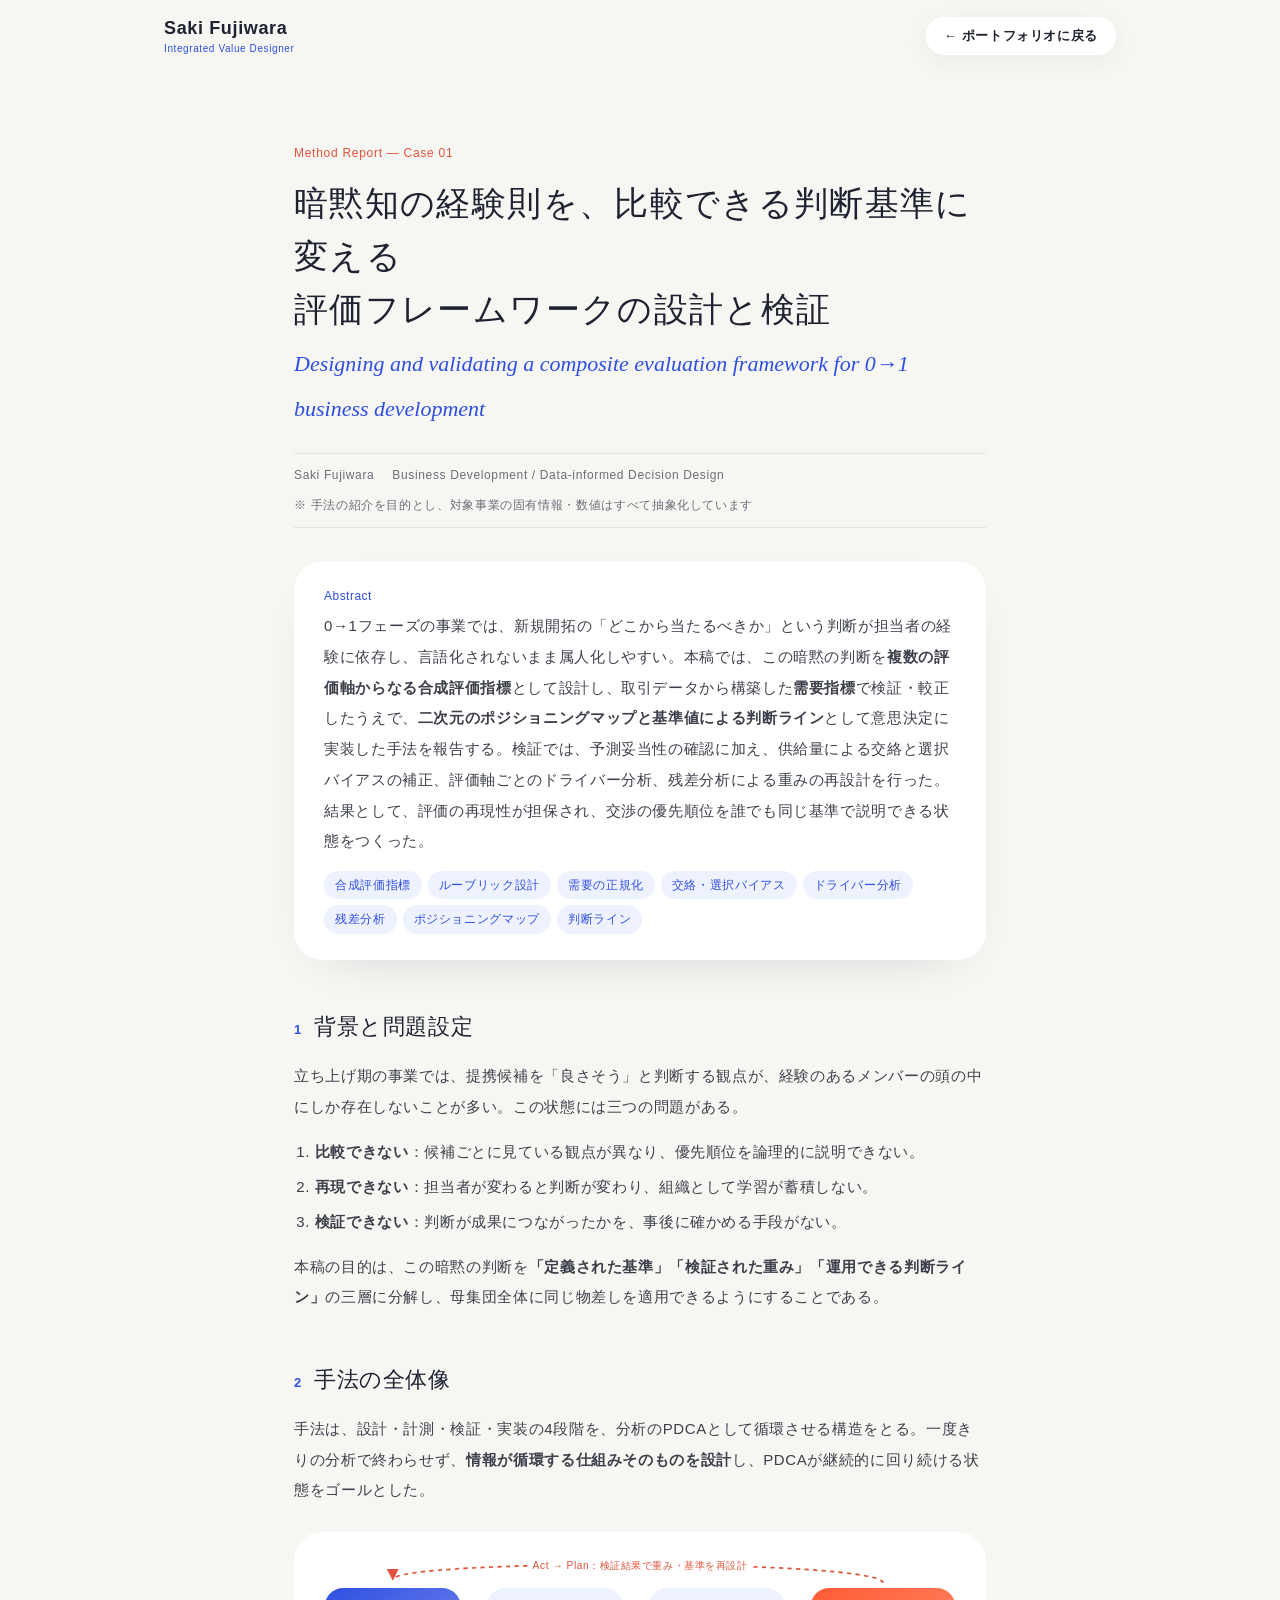
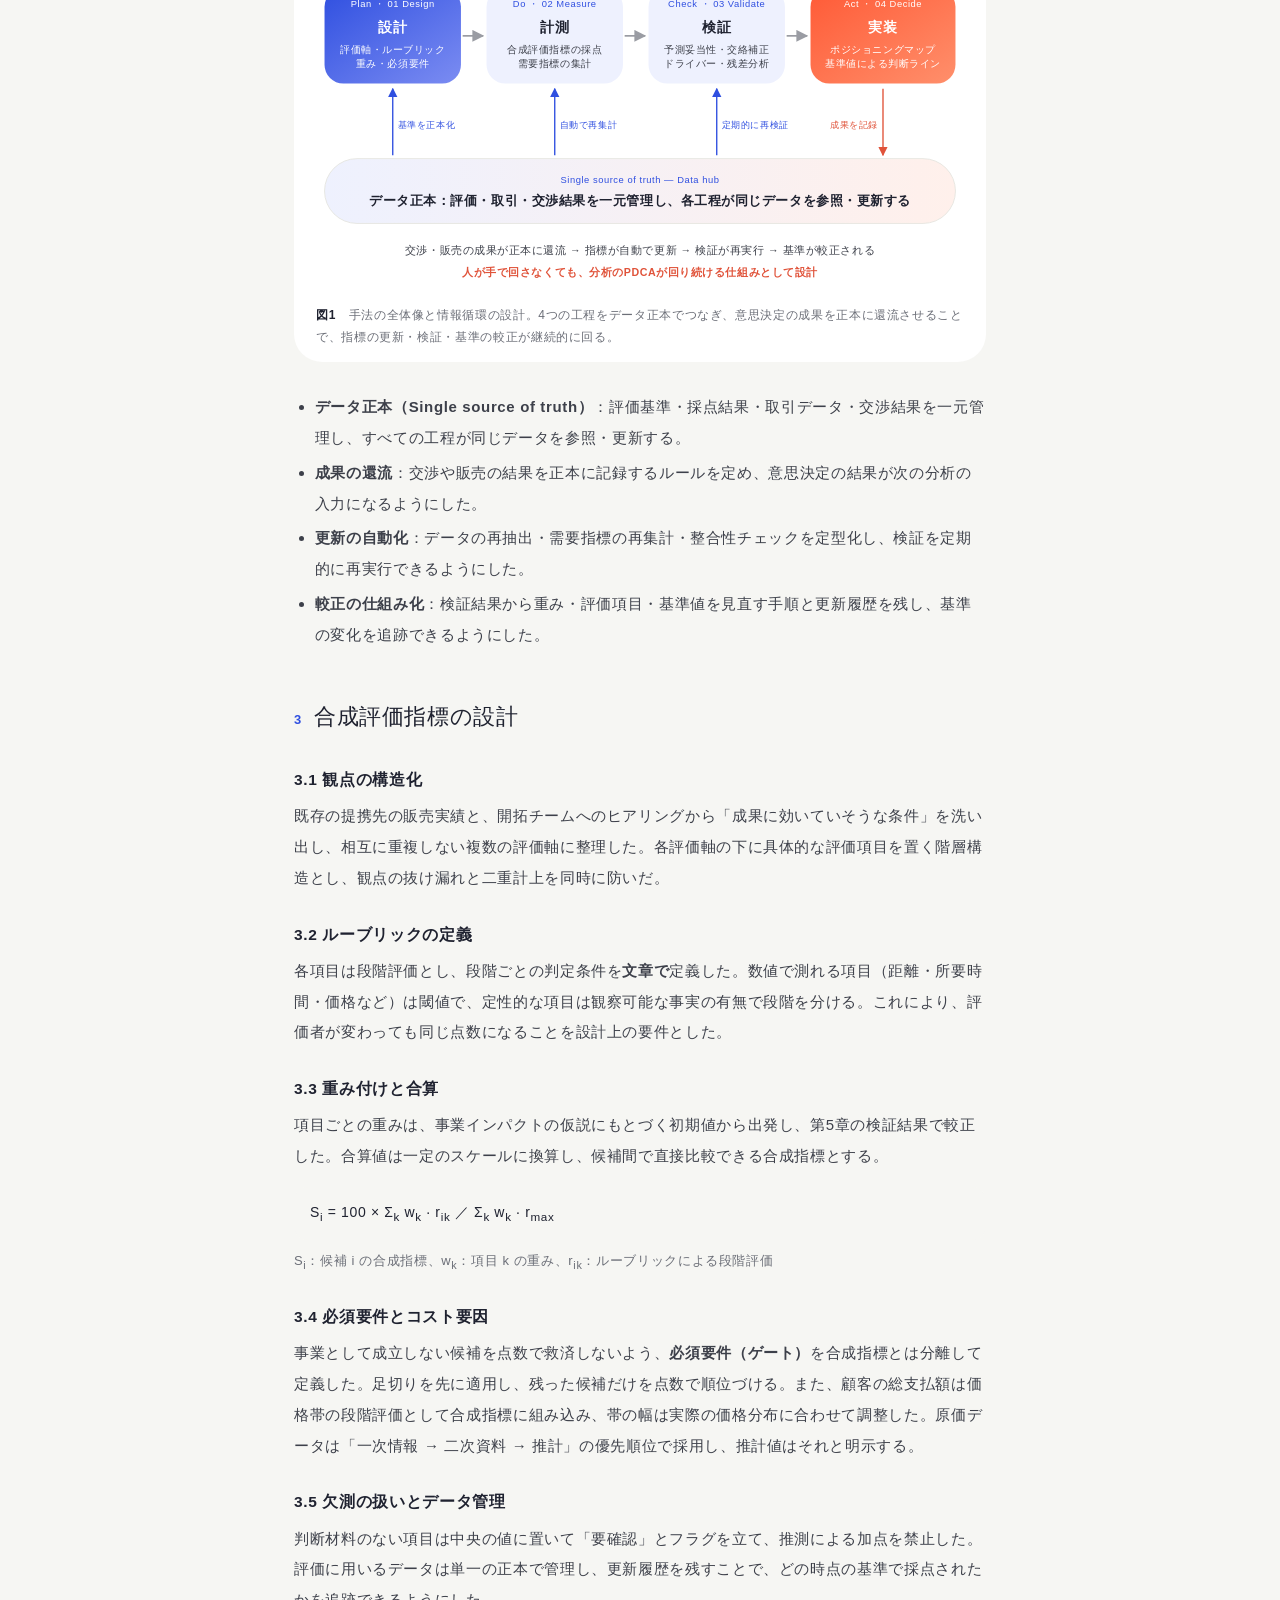
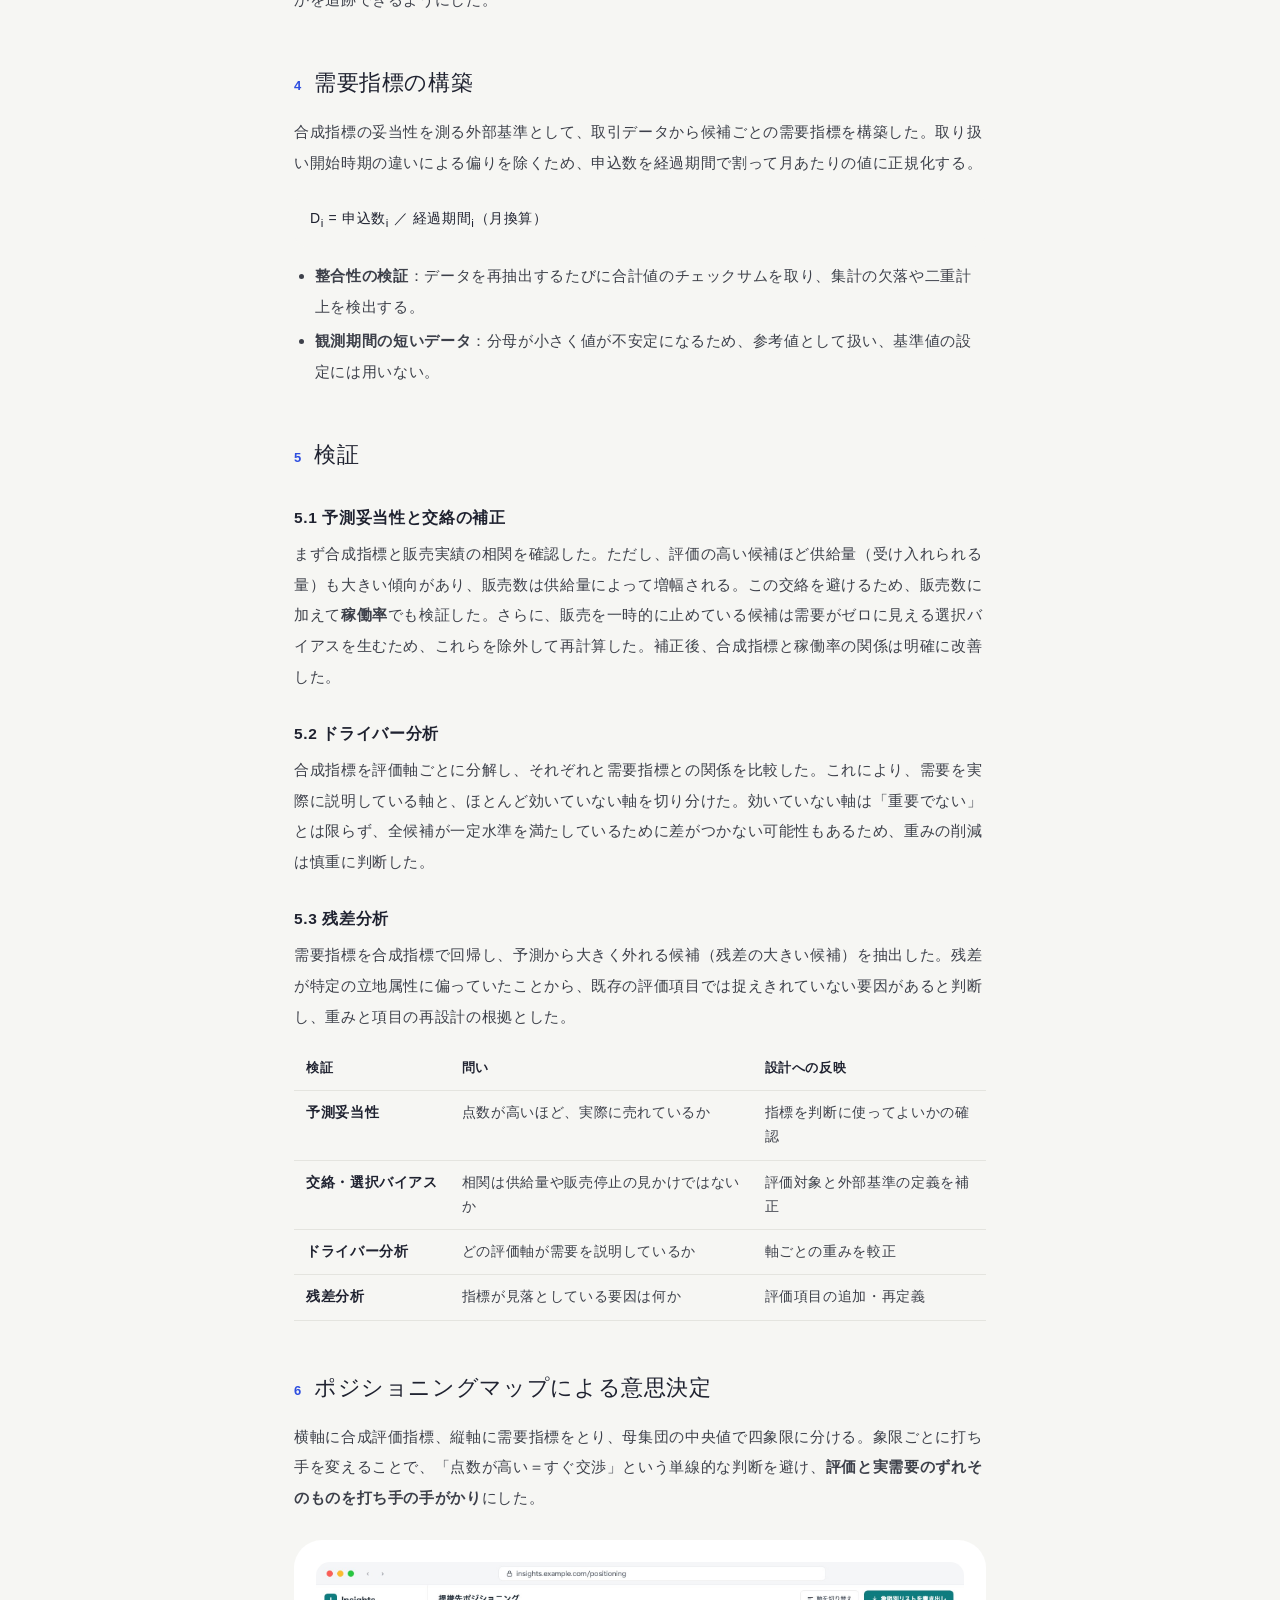
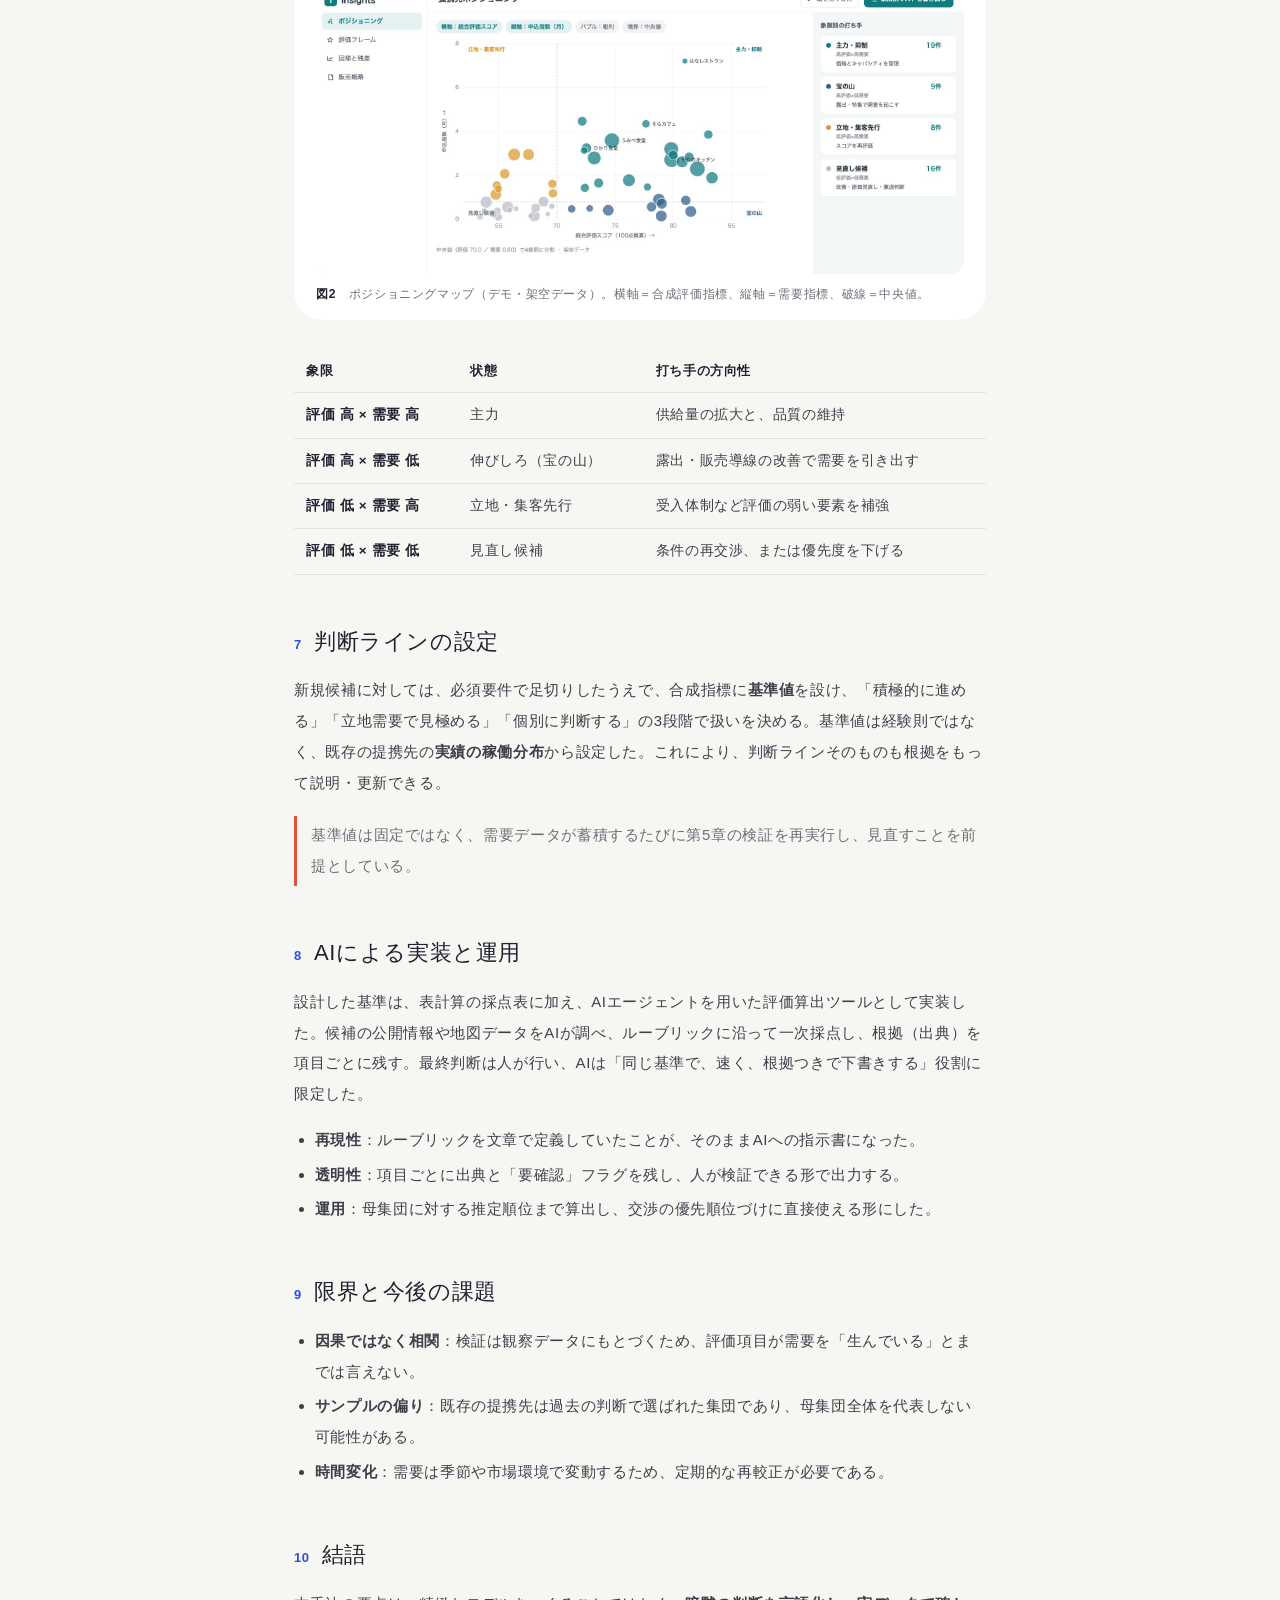
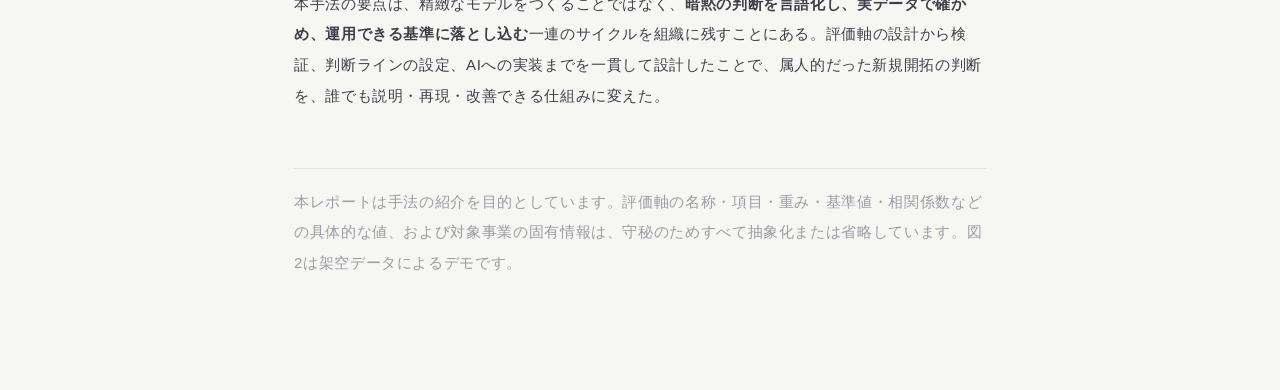
<file: method-report.html>
<!doctype html>
<html lang="ja">
<head>
<meta charset="utf-8">
<meta name="viewport" content="width=device-width,initial-scale=1">
<meta name="robots" content="noindex,nofollow">
<title>Method Report — 暗黙知を判断基準に変える評価フレームワーク | Saki Fujiwara</title>
<link rel="stylesheet" href="style.css">
<style>
.pf-head{position:sticky;top:0;z-index:40;background:rgba(246,246,243,.86);backdrop-filter:blur(14px);-webkit-backdrop-filter:blur(14px)}
.pf-head-in{max-width:1080px;margin:0 auto;padding:0 var(--pad);display:flex;align-items:center;gap:20px;min-height:72px}
.pf-brand{text-decoration:none;font-family:var(--en);font-weight:600;font-size:18px;color:var(--ink);line-height:1.3}
.pf-brand small{display:block;font-size:10px;font-weight:500;color:var(--blue);letter-spacing:.06em;margin-top:2px}
.pf-back{margin-left:auto;text-decoration:none;background:#fff;border-radius:18px;padding:10px 18px;font-size:13px;font-weight:700;color:var(--ink);box-shadow:0 6px 24px rgba(47,48,45,.06);line-height:1.4}
.pf-back:hover{color:var(--blue)}
.paper{max-width:820px;margin:0 auto;padding:clamp(28px,5vw,64px) var(--pad) 96px}
.paper .kicker{font-family:var(--en);font-size:12px;color:var(--coral);letter-spacing:.06em}
.paper h1{font-size:clamp(24px,3vw,34px);font-weight:500;color:var(--ink);line-height:1.55;margin:10px 0 6px;letter-spacing:.04em}
.paper .sub{font-family:var(--serif);font-style:italic;font-size:clamp(18px,2vw,22px);color:var(--blue);margin:0 0 22px;letter-spacing:0}
.meta{display:flex;flex-wrap:wrap;gap:6px 18px;font-size:12px;color:var(--sub);border-top:1px solid var(--hair);border-bottom:1px solid var(--hair);padding:10px 0;margin-bottom:34px}
.abstract{background:#fff;border-radius:var(--r);padding:26px 30px;margin:0 0 40px;box-shadow:0 18px 50px -36px rgba(31,34,48,.3)}
.abstract .en{margin-bottom:6px}
.abstract p{font-size:14.5px;line-height:2;margin:0}
.kw{margin-top:14px;display:flex;flex-wrap:wrap;gap:6px}
.kw span{font-size:11.5px;background:var(--tint);color:var(--blue);border-radius:99px;padding:3px 11px}
.paper h2{font-size:clamp(18px,2vw,22px);font-weight:500;color:var(--ink);margin:46px 0 12px;display:flex;gap:12px;align-items:baseline}
.paper h2 .n{font-family:var(--en);font-size:13px;color:var(--blue);font-weight:600}
.paper h3{font-size:15.5px;font-weight:600;color:var(--ink);margin:26px 0 6px}
.paper p,.paper li{font-size:15px;line-height:2.05}
.paper ol,.paper ul{padding-left:1.3em;margin:0 0 14px}
.paper li{margin-bottom:4px}
.fig{margin:26px 0 30px;background:#fff;border-radius:var(--r);padding:22px 22px 14px}
.fig svg{width:100%;height:auto;display:block}
.fig figcaption{font-size:12px;color:var(--sub);margin-top:10px;line-height:1.8}
.fig figcaption b{color:var(--ink);font-weight:600}
.fig img{border-radius:14px}
.tbl{width:100%;border-collapse:collapse;font-size:13.5px;line-height:1.8;margin:8px 0 6px}
.tbl th,.tbl td{text-align:left;vertical-align:top;padding:10px 12px;border-bottom:1px solid var(--hair)}
.tbl th{font-weight:600;color:var(--ink);background:var(--bg);font-size:12.5px}
.tbl td:first-child{white-space:nowrap;color:var(--ink);font-weight:600}
.note{font-size:12.5px;color:var(--sub);border-left:3px solid var(--coral);padding:4px 0 4px 14px;margin:18px 0}
.eq{font-family:var(--en);background:var(--bg);border-radius:14px;padding:12px 16px;font-size:14px;color:var(--ink);margin:10px 0 14px;overflow-x:auto;white-space:nowrap}
.endnote{margin-top:56px;padding-top:18px;border-top:1px solid var(--hair);font-size:12px;color:var(--muted);line-height:1.9}
@media (max-width:640px){.abstract{padding:20px}.tbl td:first-child{white-space:normal}}
</style>
</head>
<body>
<header class="pf-head"><div class="pf-head-in"><a class="pf-brand" href="index.html">Saki Fujiwara<small>Integrated Value Designer</small></a><a class="pf-back" href="index.html#case-01">← ポートフォリオに戻る</a></div></header>

<main class="paper">
  <span class="kicker">Method Report — Case 01</span>
  <h1>暗黙知の経験則を、比較できる判断基準に変える<br>評価フレームワークの設計と検証</h1>
  <p class="sub">Designing and validating a composite evaluation framework for 0→1 business development</p>
  <div class="meta"><span>Saki Fujiwara</span><span>Business Development / Data-informed Decision Design</span><span>※ 手法の紹介を目的とし、対象事業の固有情報・数値はすべて抽象化しています</span></div>

  <section class="abstract">
    <span class="en">Abstract</span>
    <p>0→1フェーズの事業では、新規開拓の「どこから当たるべきか」という判断が担当者の経験に依存し、言語化されないまま属人化しやすい。本稿では、この暗黙の判断を<b>複数の評価軸からなる合成評価指標</b>として設計し、取引データから構築した<b>需要指標</b>で検証・較正したうえで、<b>二次元のポジショニングマップと基準値による判断ライン</b>として意思決定に実装した手法を報告する。検証では、予測妥当性の確認に加え、供給量による交絡と選択バイアスの補正、評価軸ごとのドライバー分析、残差分析による重みの再設計を行った。結果として、評価の再現性が担保され、交渉の優先順位を誰でも同じ基準で説明できる状態をつくった。</p>
    <div class="kw"><span>合成評価指標</span><span>ルーブリック設計</span><span>需要の正規化</span><span>交絡・選択バイアス</span><span>ドライバー分析</span><span>残差分析</span><span>ポジショニングマップ</span><span>判断ライン</span></div>
  </section>

  <h2><span class="n">1</span>背景と問題設定</h2>
  <p>立ち上げ期の事業では、提携候補を「良さそう」と判断する観点が、経験のあるメンバーの頭の中にしか存在しないことが多い。この状態には三つの問題がある。</p>
  <ol>
    <li><b>比較できない</b>：候補ごとに見ている観点が異なり、優先順位を論理的に説明できない。</li>
    <li><b>再現できない</b>：担当者が変わると判断が変わり、組織として学習が蓄積しない。</li>
    <li><b>検証できない</b>：判断が成果につながったかを、事後に確かめる手段がない。</li>
  </ol>
  <p>本稿の目的は、この暗黙の判断を<b>「定義された基準」「検証された重み」「運用できる判断ライン」</b>の三層に分解し、母集団全体に同じ物差しを適用できるようにすることである。</p>

  <h2><span class="n">2</span>手法の全体像</h2>
  <p>手法は、設計・計測・検証・実装の4段階を、分析のPDCAとして循環させる構造をとる。一度きりの分析で終わらせず、<b>情報が循環する仕組みそのものを設計</b>し、PDCAが継続的に回り続ける状態をゴールとした。</p>
  <figure class="fig">
    <svg viewBox="0 0 760 400" role="img" aria-label="設計・計測・検証・実装の4段階がデータ正本を介してつながり、成果データが還流して分析PDCAが回り続ける仕組みの図">
      <defs>
        <linearGradient id="gb" x1="0" y1="0" x2="1" y2="1"><stop offset="0" stop-color="#2f4fe0"/><stop offset="1" stop-color="#7b8cf2"/></linearGradient>
        <linearGradient id="gc" x1="0" y1="0" x2="1" y2="1"><stop offset="0" stop-color="#ff5a36"/><stop offset="1" stop-color="#ff8f6b"/></linearGradient>
        <linearGradient id="gm" x1="0" y1="0" x2="1" y2="0"><stop offset="0" stop-color="#eef1fe"/><stop offset="1" stop-color="#fff0eb"/></linearGradient>
        <marker id="ar" viewBox="0 0 10 10" refX="9" refY="5" markerWidth="7" markerHeight="7" orient="auto"><path d="M0 0L10 5L0 10z" fill="#9a9ca3"/></marker>
        <marker id="arc" viewBox="0 0 10 10" refX="9" refY="5" markerWidth="7" markerHeight="7" orient="auto"><path d="M0 0L10 5L0 10z" fill="#e0533a"/></marker>
        <marker id="arb" viewBox="0 0 10 10" refX="9" refY="5" markerWidth="7" markerHeight="7" orient="auto"><path d="M0 0L10 5L0 10z" fill="#2f4fe0"/></marker>
      </defs>
      <g font-family="Yu Gothic, Hiragino Kaku Gothic ProN, sans-serif" text-anchor="middle">
        <!-- PDCA top loop -->
        <path d="M665 34C665 6 90 6 90 30" fill="none" stroke="#e0533a" stroke-width="2" stroke-dasharray="5 5" marker-end="url(#arc)"/>
        <rect x="250" y="2" width="260" height="22" rx="11" fill="#fff"/>
        <text x="380" y="18" fill="#e0533a" font-size="12">Act → Plan：検証結果で重み・基準を再設計</text>
        <!-- stages -->
        <g><rect x="10" y="40" width="160" height="112" rx="22" fill="url(#gb)"/><text x="90" y="62" fill="#fff" font-size="11" font-family="Avenir Next, sans-serif">Plan ・ 01 Design</text><text x="90" y="92" fill="#fff" font-size="16" font-weight="600">設計</text><text x="90" y="116" fill="#fff" font-size="11.5">評価軸・ルーブリック</text><text x="90" y="133" fill="#fff" font-size="11.5">重み・必須要件</text></g>
        <g><rect x="200" y="40" width="160" height="112" rx="22" fill="#eef1fe"/><text x="280" y="62" fill="#2f4fe0" font-size="11" font-family="Avenir Next, sans-serif">Do ・ 02 Measure</text><text x="280" y="92" fill="#1f2230" font-size="16" font-weight="600">計測</text><text x="280" y="116" fill="#3d404a" font-size="11.5">合成評価指標の採点</text><text x="280" y="133" fill="#3d404a" font-size="11.5">需要指標の集計</text></g>
        <g><rect x="390" y="40" width="160" height="112" rx="22" fill="#eef1fe"/><text x="470" y="62" fill="#2f4fe0" font-size="11" font-family="Avenir Next, sans-serif">Check ・ 03 Validate</text><text x="470" y="92" fill="#1f2230" font-size="16" font-weight="600">検証</text><text x="470" y="116" fill="#3d404a" font-size="11.5">予測妥当性・交絡補正</text><text x="470" y="133" fill="#3d404a" font-size="11.5">ドライバー・残差分析</text></g>
        <g><rect x="580" y="40" width="170" height="112" rx="22" fill="url(#gc)"/><text x="665" y="62" fill="#fff" font-size="11" font-family="Avenir Next, sans-serif">Act ・ 04 Decide</text><text x="665" y="92" fill="#fff" font-size="16" font-weight="600">実装</text><text x="665" y="116" fill="#fff" font-size="11.5">ポジショニングマップ</text><text x="665" y="133" fill="#fff" font-size="11.5">基準値による判断ライン</text></g>
        <path d="M172 96H196" stroke="#9a9ca3" stroke-width="2" marker-end="url(#ar)"/>
        <path d="M362 96H386" stroke="#9a9ca3" stroke-width="2" marker-end="url(#ar)"/>
        <path d="M552 96H576" stroke="#9a9ca3" stroke-width="2" marker-end="url(#ar)"/>
        <!-- links to hub -->
        <path d="M90 236V158" stroke="#2f4fe0" stroke-width="1.6" marker-end="url(#arb)"/>
        <text x="96" y="204" fill="#2f4fe0" font-size="11" text-anchor="start">基準を正本化</text>
        <path d="M280 236V158" stroke="#2f4fe0" stroke-width="1.6" marker-end="url(#arb)"/>
        <text x="286" y="204" fill="#2f4fe0" font-size="11" text-anchor="start">自動で再集計</text>
        <path d="M470 236V158" stroke="#2f4fe0" stroke-width="1.6" marker-end="url(#arb)"/>
        <text x="476" y="204" fill="#2f4fe0" font-size="11" text-anchor="start">定期的に再検証</text>
        <path d="M665 158V236" stroke="#e0533a" stroke-width="1.6" marker-end="url(#arc)"/>
        <text x="659" y="204" fill="#e0533a" font-size="11" text-anchor="end">成果を記録</text>
        <!-- hub -->
        <rect x="10" y="240" width="740" height="76" rx="38" fill="url(#gm)" stroke="#e4e4df"/>
        <text x="380" y="268" fill="#2f4fe0" font-size="11" font-family="Avenir Next, sans-serif">Single source of truth — Data hub</text>
        <text x="380" y="294" fill="#1f2230" font-size="15" font-weight="600">データ正本：評価・取引・交渉結果を一元管理し、各工程が同じデータを参照・更新する</text>
        <!-- bottom note -->
        <text x="380" y="352" fill="#3d404a" font-size="12.5">交渉・販売の成果が正本に還流 → 指標が自動で更新 → 検証が再実行 → 基準が較正される</text>
        <text x="380" y="378" fill="#e0533a" font-size="12.5" font-weight="600">人が手で回さなくても、分析のPDCAが回り続ける仕組みとして設計</text>
      </g>
    </svg>
    <figcaption><b>図1</b>　手法の全体像と情報循環の設計。4つの工程をデータ正本でつなぎ、意思決定の成果を正本に還流させることで、指標の更新・検証・基準の較正が継続的に回る。</figcaption>
  </figure>
  <ul>
    <li><b>データ正本（Single source of truth）</b>：評価基準・採点結果・取引データ・交渉結果を一元管理し、すべての工程が同じデータを参照・更新する。</li>
    <li><b>成果の還流</b>：交渉や販売の結果を正本に記録するルールを定め、意思決定の結果が次の分析の入力になるようにした。</li>
    <li><b>更新の自動化</b>：データの再抽出・需要指標の再集計・整合性チェックを定型化し、検証を定期的に再実行できるようにした。</li>
    <li><b>較正の仕組み化</b>：検証結果から重み・評価項目・基準値を見直す手順と更新履歴を残し、基準の変化を追跡できるようにした。</li>
  </ul>

  <h2><span class="n">3</span>合成評価指標の設計</h2>
  <h3>3.1 観点の構造化</h3>
  <p>既存の提携先の販売実績と、開拓チームへのヒアリングから「成果に効いていそうな条件」を洗い出し、相互に重複しない複数の評価軸に整理した。各評価軸の下に具体的な評価項目を置く階層構造とし、観点の抜け漏れと二重計上を同時に防いだ。</p>
  <h3>3.2 ルーブリックの定義</h3>
  <p>各項目は段階評価とし、段階ごとの判定条件を<b>文章で</b>定義した。数値で測れる項目（距離・所要時間・価格など）は閾値で、定性的な項目は観察可能な事実の有無で段階を分ける。これにより、評価者が変わっても同じ点数になることを設計上の要件とした。</p>
  <h3>3.3 重み付けと合算</h3>
  <p>項目ごとの重みは、事業インパクトの仮説にもとづく初期値から出発し、第5章の検証結果で較正した。合算値は一定のスケールに換算し、候補間で直接比較できる合成指標とする。</p>
  <div class="eq">S<sub>i</sub> = 100 × Σ<sub>k</sub> w<sub>k</sub> · r<sub>ik</sub> ／ Σ<sub>k</sub> w<sub>k</sub> · r<sub>max</sub></div>
  <p style="font-size:13px;color:var(--sub);margin-top:-6px">S<sub>i</sub>：候補 i の合成指標、w<sub>k</sub>：項目 k の重み、r<sub>ik</sub>：ルーブリックによる段階評価</p>
  <h3>3.4 必須要件とコスト要因</h3>
  <p>事業として成立しない候補を点数で救済しないよう、<b>必須要件（ゲート）</b>を合成指標とは分離して定義した。足切りを先に適用し、残った候補だけを点数で順位づける。また、顧客の総支払額は価格帯の段階評価として合成指標に組み込み、帯の幅は実際の価格分布に合わせて調整した。原価データは「一次情報 → 二次資料 → 推計」の優先順位で採用し、推計値はそれと明示する。</p>
  <h3>3.5 欠測の扱いとデータ管理</h3>
  <p>判断材料のない項目は中央の値に置いて「要確認」とフラグを立て、推測による加点を禁止した。評価に用いるデータは単一の正本で管理し、更新履歴を残すことで、どの時点の基準で採点されたかを追跡できるようにした。</p>

  <h2><span class="n">4</span>需要指標の構築</h2>
  <p>合成指標の妥当性を測る外部基準として、取引データから候補ごとの需要指標を構築した。取り扱い開始時期の違いによる偏りを除くため、申込数を経過期間で割って月あたりの値に正規化する。</p>
  <div class="eq">D<sub>i</sub> = 申込数<sub>i</sub> ／ 経過期間<sub>i</sub>（月換算）</div>
  <ul>
    <li><b>整合性の検証</b>：データを再抽出するたびに合計値のチェックサムを取り、集計の欠落や二重計上を検出する。</li>
    <li><b>観測期間の短いデータ</b>：分母が小さく値が不安定になるため、参考値として扱い、基準値の設定には用いない。</li>
  </ul>

  <h2><span class="n">5</span>検証</h2>
  <h3>5.1 予測妥当性と交絡の補正</h3>
  <p>まず合成指標と販売実績の相関を確認した。ただし、評価の高い候補ほど供給量（受け入れられる量）も大きい傾向があり、販売数は供給量によって増幅される。この交絡を避けるため、販売数に加えて<b>稼働率</b>でも検証した。さらに、販売を一時的に止めている候補は需要がゼロに見える選択バイアスを生むため、これらを除外して再計算した。補正後、合成指標と稼働率の関係は明確に改善した。</p>
  <h3>5.2 ドライバー分析</h3>
  <p>合成指標を評価軸ごとに分解し、それぞれと需要指標との関係を比較した。これにより、需要を実際に説明している軸と、ほとんど効いていない軸を切り分けた。効いていない軸は「重要でない」とは限らず、全候補が一定水準を満たしているために差がつかない可能性もあるため、重みの削減は慎重に判断した。</p>
  <h3>5.3 残差分析</h3>
  <p>需要指標を合成指標で回帰し、予測から大きく外れる候補（残差の大きい候補）を抽出した。残差が特定の立地属性に偏っていたことから、既存の評価項目では捉えきれていない要因があると判断し、重みと項目の再設計の根拠とした。</p>
  <table class="tbl">
    <thead><tr><th>検証</th><th>問い</th><th>設計への反映</th></tr></thead>
    <tbody>
      <tr><td>予測妥当性</td><td>点数が高いほど、実際に売れているか</td><td>指標を判断に使ってよいかの確認</td></tr>
      <tr><td>交絡・選択バイアス</td><td>相関は供給量や販売停止の見かけではないか</td><td>評価対象と外部基準の定義を補正</td></tr>
      <tr><td>ドライバー分析</td><td>どの評価軸が需要を説明しているか</td><td>軸ごとの重みを較正</td></tr>
      <tr><td>残差分析</td><td>指標が見落としている要因は何か</td><td>評価項目の追加・再定義</td></tr>
    </tbody>
  </table>

  <h2><span class="n">6</span>ポジショニングマップによる意思決定</h2>
  <p>横軸に合成評価指標、縦軸に需要指標をとり、母集団の中央値で四象限に分ける。象限ごとに打ち手を変えることで、「点数が高い＝すぐ交渉」という単線的な判断を避け、<b>評価と実需要のずれそのものを打ち手の手がかり</b>にした。</p>
  <figure class="fig">
    <img src="img/case01-positioning.jpg" alt="ポジショニングマップのデモ画面（架空データ）" loading="lazy">
    <figcaption><b>図2</b>　ポジショニングマップ（デモ・架空データ）。横軸＝合成評価指標、縦軸＝需要指標、破線＝中央値。</figcaption>
  </figure>
  <table class="tbl">
    <thead><tr><th>象限</th><th>状態</th><th>打ち手の方向性</th></tr></thead>
    <tbody>
      <tr><td>評価 高 × 需要 高</td><td>主力</td><td>供給量の拡大と、品質の維持</td></tr>
      <tr><td>評価 高 × 需要 低</td><td>伸びしろ（宝の山）</td><td>露出・販売導線の改善で需要を引き出す</td></tr>
      <tr><td>評価 低 × 需要 高</td><td>立地・集客先行</td><td>受入体制など評価の弱い要素を補強</td></tr>
      <tr><td>評価 低 × 需要 低</td><td>見直し候補</td><td>条件の再交渉、または優先度を下げる</td></tr>
    </tbody>
  </table>

  <h2><span class="n">7</span>判断ラインの設定</h2>
  <p>新規候補に対しては、必須要件で足切りしたうえで、合成指標に<b>基準値</b>を設け、「積極的に進める」「立地需要で見極める」「個別に判断する」の3段階で扱いを決める。基準値は経験則ではなく、既存の提携先の<b>実績の稼働分布</b>から設定した。これにより、判断ラインそのものも根拠をもって説明・更新できる。</p>
  <p class="note">基準値は固定ではなく、需要データが蓄積するたびに第5章の検証を再実行し、見直すことを前提としている。</p>

  <h2><span class="n">8</span>AIによる実装と運用</h2>
  <p>設計した基準は、表計算の採点表に加え、AIエージェントを用いた評価算出ツールとして実装した。候補の公開情報や地図データをAIが調べ、ルーブリックに沿って一次採点し、根拠（出典）を項目ごとに残す。最終判断は人が行い、AIは「同じ基準で、速く、根拠つきで下書きする」役割に限定した。</p>
  <ul>
    <li><b>再現性</b>：ルーブリックを文章で定義していたことが、そのままAIへの指示書になった。</li>
    <li><b>透明性</b>：項目ごとに出典と「要確認」フラグを残し、人が検証できる形で出力する。</li>
    <li><b>運用</b>：母集団に対する推定順位まで算出し、交渉の優先順位づけに直接使える形にした。</li>
  </ul>

  <h2><span class="n">9</span>限界と今後の課題</h2>
  <ul>
    <li><b>因果ではなく相関</b>：検証は観察データにもとづくため、評価項目が需要を「生んでいる」とまでは言えない。</li>
    <li><b>サンプルの偏り</b>：既存の提携先は過去の判断で選ばれた集団であり、母集団全体を代表しない可能性がある。</li>
    <li><b>時間変化</b>：需要は季節や市場環境で変動するため、定期的な再較正が必要である。</li>
  </ul>

  <h2><span class="n">10</span>結語</h2>
  <p>本手法の要点は、精緻なモデルをつくることではなく、<b>暗黙の判断を言語化し、実データで確かめ、運用できる基準に落とし込む</b>一連のサイクルを組織に残すことにある。評価軸の設計から検証、判断ラインの設定、AIへの実装までを一貫して設計したことで、属人的だった新規開拓の判断を、誰でも説明・再現・改善できる仕組みに変えた。</p>

  <p class="endnote">本レポートは手法の紹介を目的としています。評価軸の名称・項目・重み・基準値・相関係数などの具体的な値、および対象事業の固有情報は、守秘のためすべて抽象化または省略しています。図2は架空データによるデモです。</p>
</main>
</body>
</html>
</file>
<file: style.css>
/* Shared tone: clean white, blue x coral grainy gradients, geometric shapes, serif italic accents */
:root{
  --bg:#f6f6f3;--panel:#ffffff;--ink:#1f2230;--text:#3d404a;--sub:#6c6f78;--muted:#9a9ca3;--hair:#e4e4df;
  --blue:#2f4fe0;--coral:#e0533a;--tint:#eef1fe;--blush:#fff0eb;
  --g-blue:linear-gradient(140deg,#2f4fe0 0%,#7b8cf2 45%,#f59ab4 100%);
  --g-coral:linear-gradient(140deg,#ff5a36 0%,#ff8f6b 45%,#ffc2cf 100%);
  --g-mint:linear-gradient(140deg,#5fcfae 0%,#b4e2c8 50%,#f7a9b6 100%);
  --g-sun:linear-gradient(140deg,#ffd75e 0%,#ffae5a 50%,#ff7a59 100%);
  --grain:url("data:image/svg+xml,%3Csvg xmlns='http://www.w3.org/2000/svg' width='160' height='160'%3E%3Cfilter id='n'%3E%3CfeTurbulence type='fractalNoise' baseFrequency='.85' numOctaves='3' stitchTiles='stitch'/%3E%3CfeColorMatrix values='0 0 0 0 0 0 0 0 0 0 0 0 0 0 0 0 0 0 .55 0'/%3E%3C/filter%3E%3Crect width='100%25' height='100%25' filter='url(%23n)'/%3E%3C/svg%3E");
  --jp:"Yu Gothic","YuGothic","Hiragino Kaku Gothic ProN","Noto Sans JP",sans-serif;
  --en:"Avenir Next","Avenir","Nunito Sans","Yu Gothic",sans-serif;
  --serif:"Instrument Serif","Times New Roman",serif;
  --pad:clamp(20px,5vw,80px);--page:1200px;--r:28px;
  --ease:cubic-bezier(.22,.8,.24,1);--pop:cubic-bezier(.34,1.5,.5,1);
}
*{box-sizing:border-box}
html{scroll-behavior:smooth;scroll-padding-top:90px;-webkit-text-size-adjust:100%}
body{margin:0;background:var(--bg);color:var(--text);font-family:var(--jp);font-weight:500;font-size:16px;line-height:1.95;letter-spacing:.04em;-webkit-font-smoothing:antialiased}
a{color:inherit}button{font:inherit;color:inherit}
img{max-width:100%;display:block}
h1,h2,h3,p{margin-top:0}
::selection{background:var(--tint)}
:focus-visible{outline:2px solid var(--blue);outline-offset:4px;border-radius:6px}
.wrap{max-width:var(--page);margin-inline:auto;padding-inline:var(--pad)}
.skip{position:absolute;left:12px;top:-60px;background:var(--ink);color:#fff;padding:10px 14px;z-index:99;border-radius:8px}
.skip:focus{top:12px}

/* label: small blue english over japanese */
.en{display:block;font-family:var(--en);font-size:12px;font-weight:500;letter-spacing:.04em;color:var(--blue);line-height:1.4}
.en.coral{color:var(--coral)}
.sec-title{margin:0 0 clamp(36px,5vw,64px)}
.sec-title h2{font-size:clamp(24px,2.3vw,30px);font-weight:500;color:var(--ink);margin:6px 0 0;letter-spacing:.06em}

/* header */
.head{position:sticky;top:0;z-index:40;background:rgba(246,246,243,.86);backdrop-filter:blur(14px);-webkit-backdrop-filter:blur(14px)}
.head-in{display:flex;align-items:center;gap:28px;min-height:76px}
.brand{text-decoration:none;font-family:var(--en);font-weight:600;font-size:19px;letter-spacing:.01em;color:var(--ink);white-space:nowrap}
.brand small{display:block;font-size:10px;font-weight:500;color:var(--blue);letter-spacing:.06em;margin-top:2px}
.nav{display:flex;gap:30px;margin-left:auto}
.nav a{text-decoration:none;text-align:center;font-size:13.5px;color:var(--ink);line-height:1.5}
.nav a .en{font-size:10px;margin-bottom:2px}
.nav a:hover{color:var(--blue)}
.talk{display:inline-flex;align-items:center;gap:10px;text-decoration:none;background:var(--panel);border-radius:18px;padding:10px 18px;font-size:13px;font-weight:700;color:var(--ink);box-shadow:0 6px 24px rgba(47,48,45,.06);line-height:1.4}
.talk .en{font-size:10px}
.talk:hover{color:var(--blue)}

/* buttons */
.btn{display:inline-flex;align-items:center;gap:14px;min-height:50px;padding:12px 26px;border-radius:99px;text-decoration:none;font-size:14px;font-weight:700;border:1px solid transparent;cursor:pointer;transition:transform .3s var(--pop),background .25s,color .25s}
.btn:hover{transform:translateY(-2px)}
.btn.primary{background:var(--blue);color:#fff}
.btn.primary:hover{background:#1f38b8}
.btn.ghost{border-color:var(--blue);color:var(--blue);background:transparent}
.btn.ghost:hover{background:var(--tint)}
.btn .arr{font-family:var(--en);font-weight:500}

/* panels */
.panel{background:var(--panel);border-radius:var(--r)}

/* grain: film-like noise over gradients */
.grain{position:relative;isolation:isolate}
.grain:after{content:"";position:absolute;inset:0;border-radius:inherit;background:var(--grain);background-size:160px;mix-blend-mode:multiply;opacity:.22;pointer-events:none}
.it{font-family:var(--serif);font-style:italic;font-weight:400;letter-spacing:0}

.caret{display:inline-block;width:1px;height:.9em;background:currentColor;margin-left:.18em;vertical-align:-.08em;animation:blink 1.1s steps(1) infinite;opacity:.7}
@keyframes blink{50%{opacity:0}}

.foot{padding-block:40px 48px;font-family:var(--en);font-size:12px;color:var(--muted)}
.foot .wrap{display:flex;justify-content:space-between;gap:16px;flex-wrap:wrap}

@media(max-width:900px){
  .nav{display:none}
  .talk{margin-left:auto}
}
@media(prefers-reduced-motion:reduce){
  html{scroll-behavior:auto}
  *,*:before,*:after{transition-duration:.01ms!important;animation-duration:.01ms!important;animation-iteration-count:1!important}
}

/* custom cursor (cursor.js) */
.has-cursor,.has-cursor *{cursor:none!important}
.has-cursor input,.has-cursor textarea{cursor:text!important}
.cur-dot,.cur-ring,.cur-tag{position:fixed;left:0;top:0;pointer-events:none;z-index:9999;opacity:0;transition:opacity .2s}
.cur-on .cur-dot,.cur-on .cur-ring{opacity:1}
.cur-dot{width:10px;height:10px;margin:-5px 0 0 -5px;border-radius:50%;background:var(--g-coral);box-shadow:0 0 0 1.5px #fff,0 1px 4px rgba(31,34,48,.25)}
.cur-ring{width:36px;height:36px;margin:-18px 0 0 -18px}
.cur-ring:before{content:"";position:absolute;inset:0;border-radius:50%;border:1px solid rgba(31,34,48,.35);transition:transform .3s var(--pop),background .25s,border-color .25s,opacity .2s}
.cur-ring.is-link:before{transform:scale(1.45);background:rgba(47,79,224,.08);border-color:rgba(47,79,224,.5)}
.cur-ring.is-media:before{transform:scale(.6);opacity:0}
.cur-ring.is-press:before{transform:scale(.8)}
.cur-tag{margin:14px 0 0 14px;white-space:nowrap;font-family:var(--serif);font-style:italic;font-size:15px;line-height:1;color:var(--ink);background:#fff;border-radius:99px;padding:6px 11px 7px;box-shadow:0 4px 14px rgba(31,34,48,.14)}
.cur-on .cur-tag.is-on{opacity:1}
</file>
